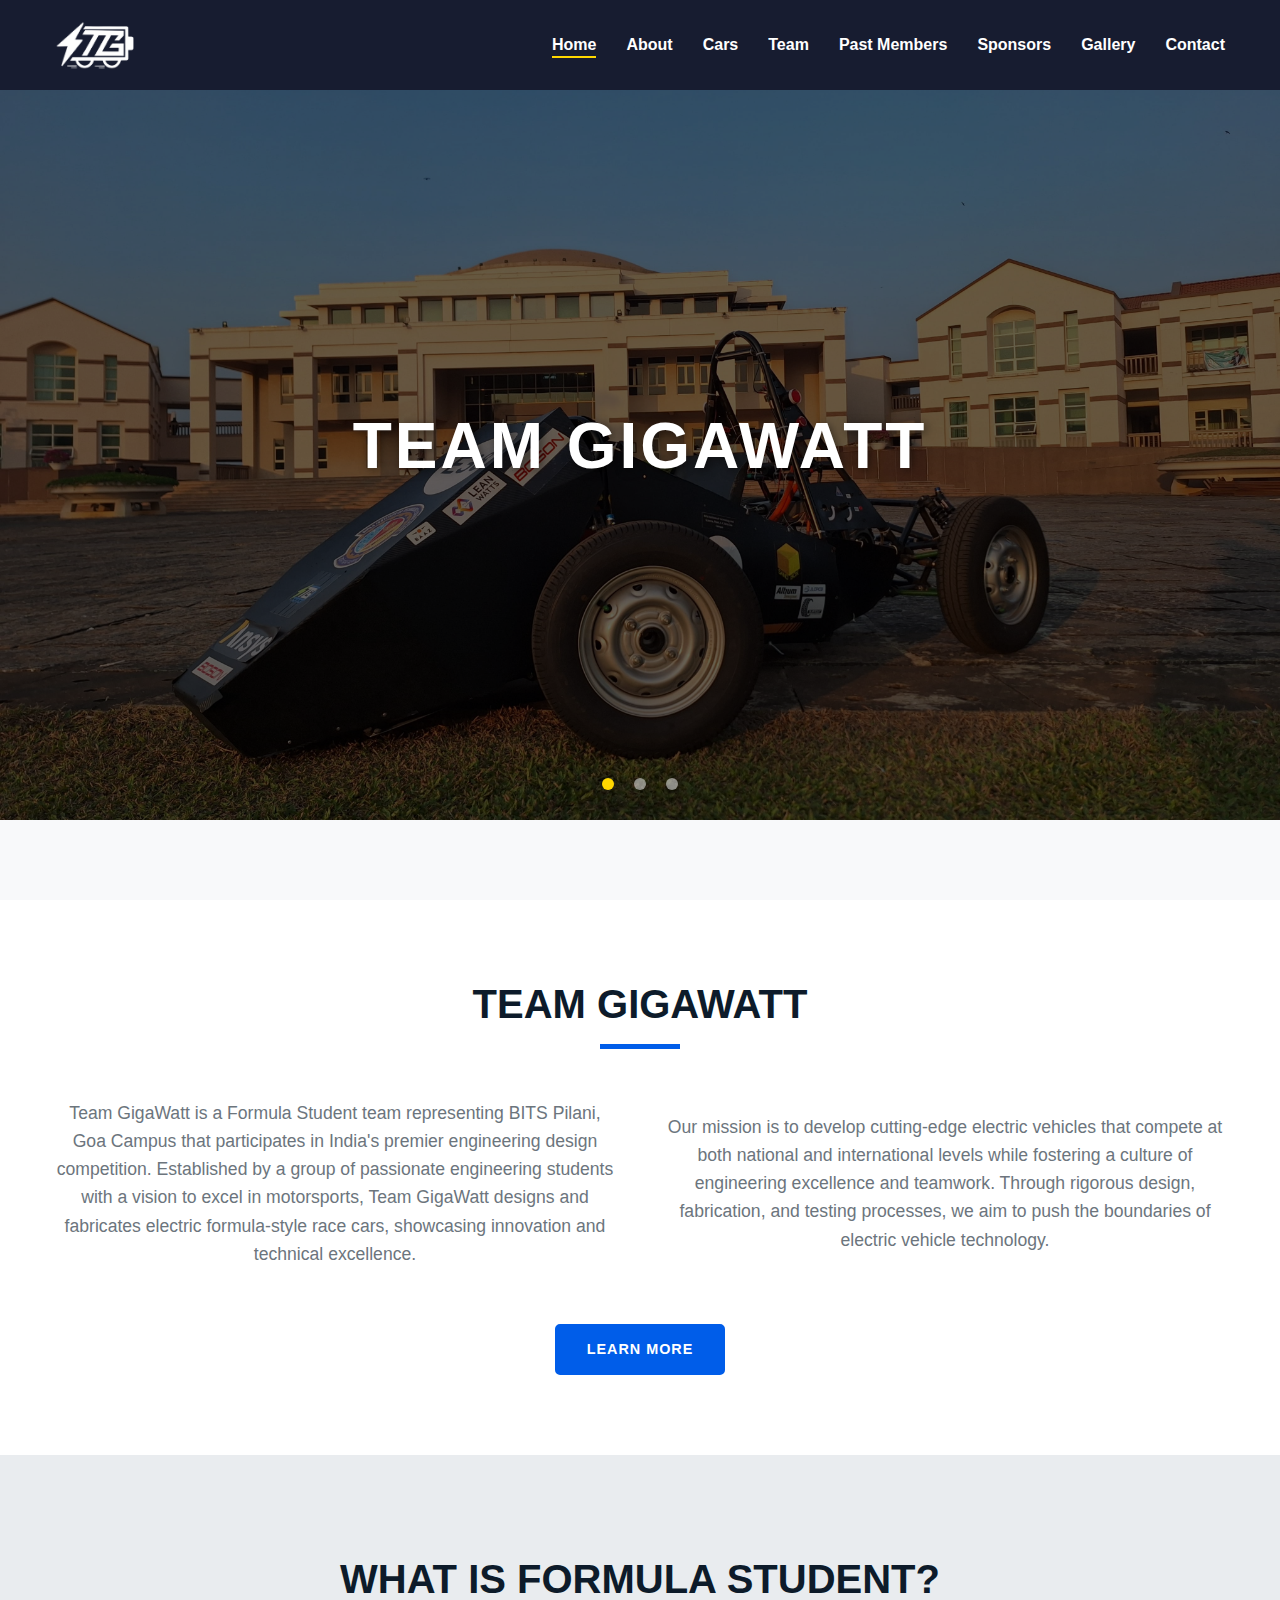
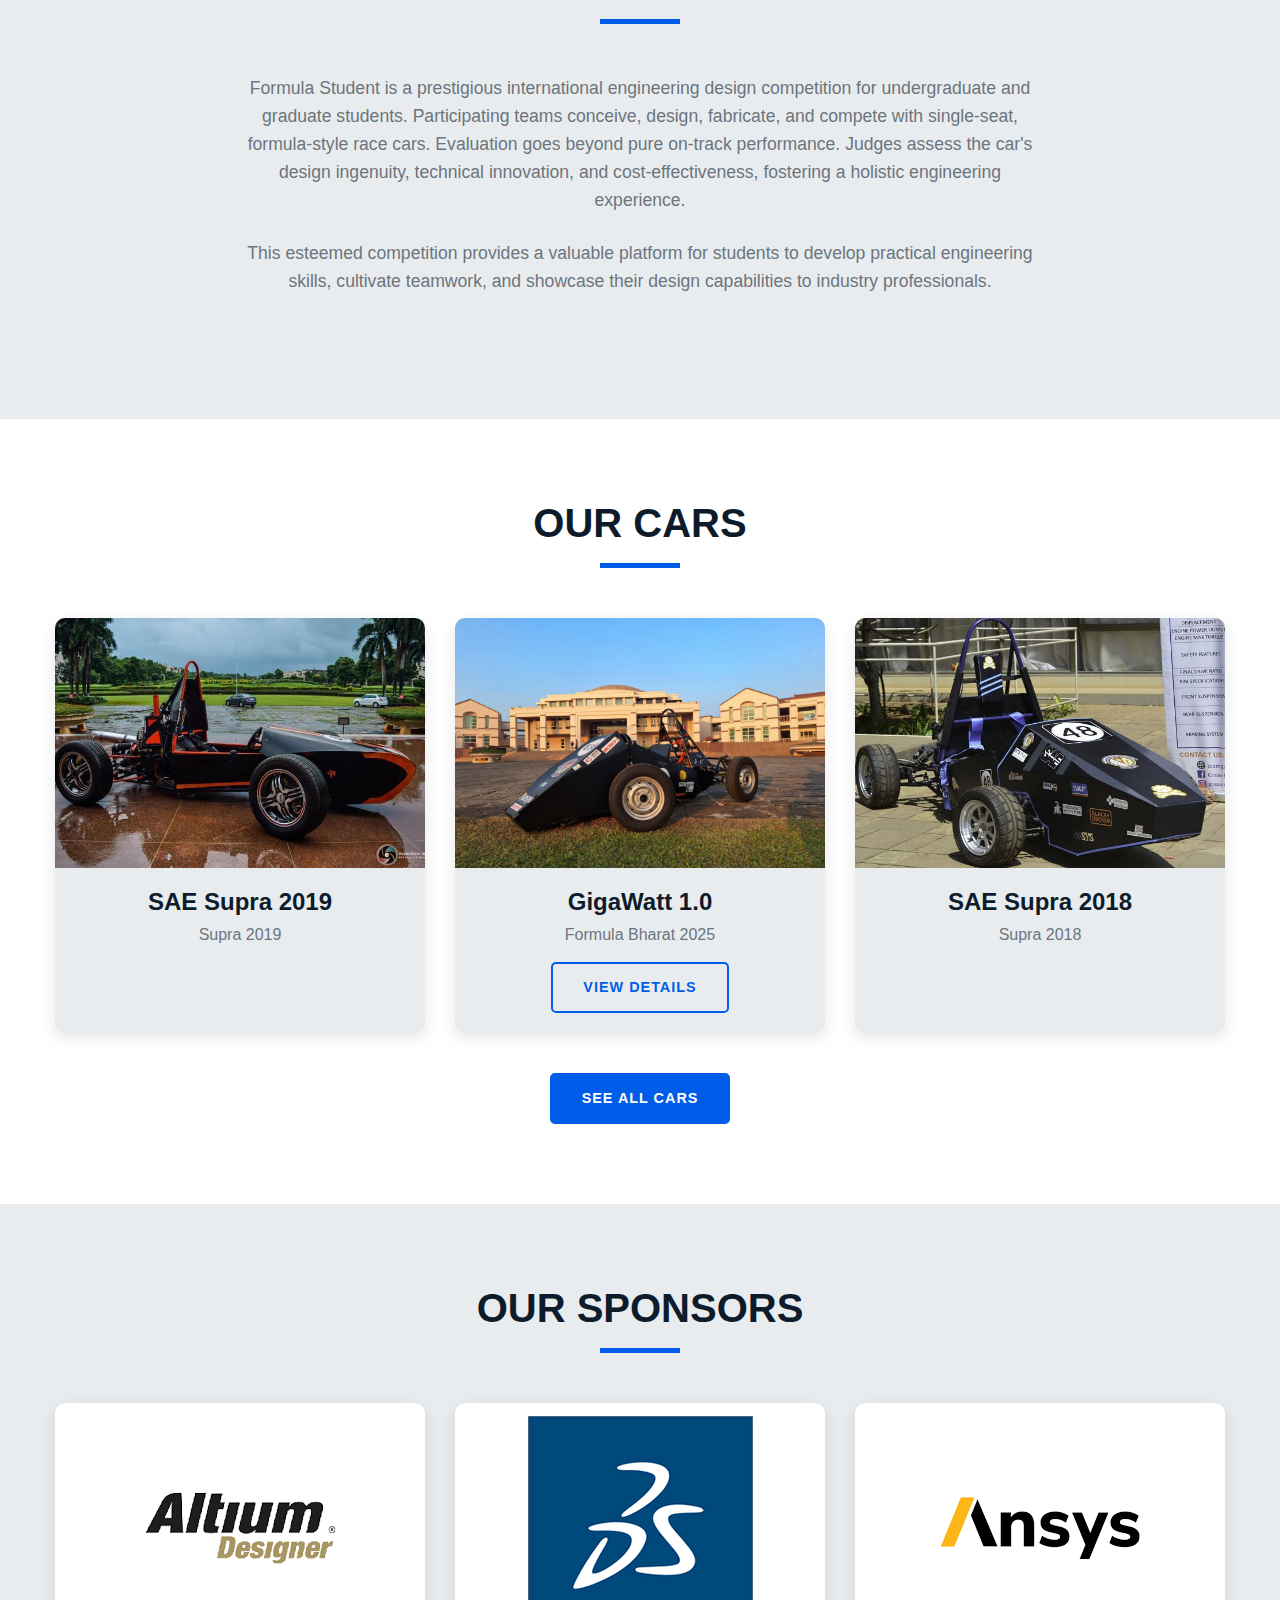
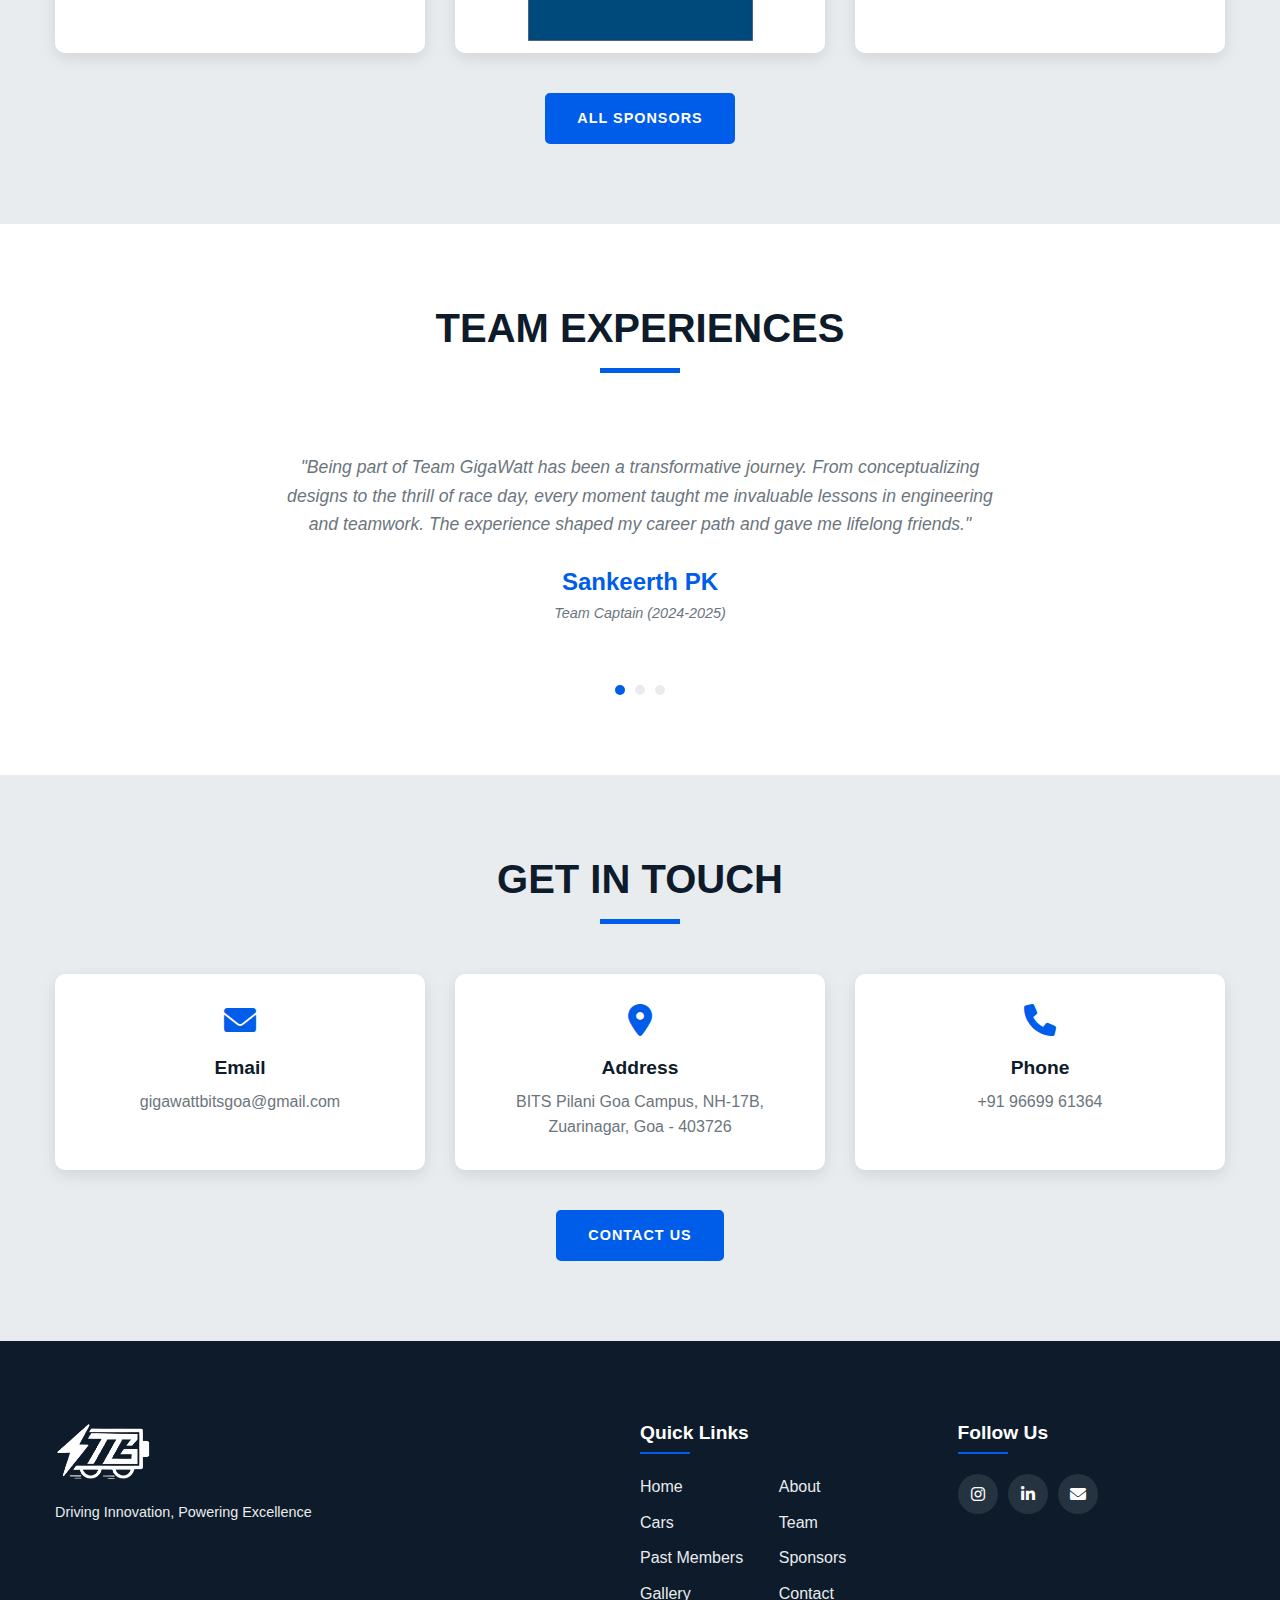
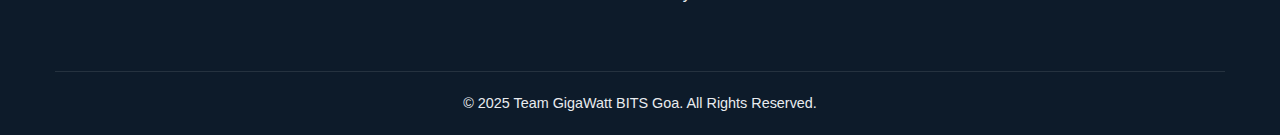
<file: index.html>
<!DOCTYPE html>
<html lang="en">
<head>
    <meta charset="UTF-8">
    <meta name="viewport" content="width=device-width, initial-scale=1.0">
    <title>Team GigaWatt - BITS Goa | Formula Student Racing Team</title>
    <meta name="description" content="Team GigaWatt is BITS Pilani Goa Campus's Formula Student racing team dedicated to designing and building innovative race cars.">
    <link rel="icon" type="image/png" sizes="192x192"  href="assets/favicon/android-icon-192x192.png">
    <link rel="icon" type="image/png" sizes="32x32" href="assets/favicon/favicon-32x32.png">
    <link rel="icon" type="image/png" sizes="96x96" href="assets/favicon/favicon-96x96.png">
    <link rel="icon" type="image/png" sizes="16x16" href="assets/favicon/favicon-16x16.png">
    <link rel="manifest" href="assets/favicon/manifest.json">
    <meta name="msapplication-TileColor" content="#ffffff">
    <meta name="msapplication-TileImage" content="assets/favicon/ms-icon-144x144.png">
    <meta name="theme-color" content="#ffffff">
    <link rel="stylesheet" href="css/styles.css">
    <link rel="stylesheet" href="css/responsive.css">
    <link rel="stylesheet" href="https://cdnjs.cloudflare.com/ajax/libs/font-awesome/6.0.0/css/all.min.css">



</head>
<body>
    <!-- Preloader -->
    <!-- <div id="preloader">
        <div class="loader">
            <span>0%</span>
            <div class="progress-bar"></div>
        </div>
    </div> -->

    <!-- Header -->
    <header>
        <div class="container">
            <div class="logo">
                <a href="index.html">
                    <img src="assets/logo/gigawatt-logo.png" alt="Team GigaWatt Logo">
                </a>
            </div>
            <nav>
                <ul class="nav-links">
                    <li><a href="index.html" class="active">Home</a></li>
                    <li><a href="about.html">About</a></li>
                    <li><a href="cars.html">Cars</a></li>
                    <li><a href="team.html">Team</a></li>
                    <li><a href="alumni.html">Past Members</a></li>
                    <li><a href="sponsors.html">Sponsors</a></li>
                    <li><a href="gallery.html">Gallery</a></li>
                    <li><a href="contact.html">Contact</a></li>
                </ul>
            </nav>
            <div class="hamburger">
                <div class="line1"></div>
                <div class="line2"></div>
                <div class="line3"></div>
            </div>
        </div>
    </header>

    <!-- Hero Section -->
    <section class="hero">
        <div class="slider">
            <div class="slide active">
                <img src="assets/cars/car2023.jpg" alt="GigaWatt 2023 Car">
                <div class="content">
                    <h1>TEAM GIGAWATT</h1>
                    
                </div>
            </div>
            <div class="slide">
                <img src="assets/cars/car2022.jpg" alt="GigaWatt 2022 Car">
                <div class="content">
                    <h1>FORMULA</h1>
                    
                </div>
            </div>
            <div class="slide">
                <img src="assets/cars/car2021.jpg" alt="GigaWatt 2021 Car">
                <div class="content">
                    <h1>ELECTRIC</h1>
                    
                </div>
            </div>
            <div class="navigation">
                <div class="btn active"></div>
                <div class="btn"></div>
                <div class="btn"></div>
            </div>
        </div>
    </section>

    <!-- About Section -->
    <section class="about">
        <div class="container">
            <div class="section-heading">
                <h2>TEAM GIGAWATT</h2>
                <div class="underline"></div>
            </div>
            <div class="about-content">
                <p>Team GigaWatt is a Formula Student team representing BITS Pilani, Goa Campus that participates in India's premier engineering design competition. Established by a group of passionate engineering students with a vision to excel in motorsports, Team GigaWatt designs and fabricates electric formula-style race cars, showcasing innovation and technical excellence.</p>
                <p>Our mission is to develop cutting-edge electric vehicles that compete at both national and international levels while fostering a culture of engineering excellence and teamwork. Through rigorous design, fabrication, and testing processes, we aim to push the boundaries of electric vehicle technology.</p>
                
        </div>
        <div class="center-btn">
            <a href="#" class="btn-primary">LEARN MORE</a>
          </div>
    </div>
    </section>

    <!-- Formula Student Section -->
    <section class="formula-student">
        <div class="container">
            <div class="section-heading">
                <h2>WHAT IS FORMULA STUDENT?</h2>
                <div class="underline"></div>
            </div>
            <div class="fs-content">
                <p>Formula Student is a prestigious international engineering design competition for undergraduate and graduate students. Participating teams conceive, design, fabricate, and compete with single-seat, formula-style race cars. Evaluation goes beyond pure on-track performance. Judges assess the car's design ingenuity, technical innovation, and cost-effectiveness, fostering a holistic engineering experience.</p>
                <p>This esteemed competition provides a valuable platform for students to develop practical engineering skills, cultivate teamwork, and showcase their design capabilities to industry professionals.</p>
            </div>
        </div>
    </section>

    <!-- Cars Section -->
    <section class="cars">
        <div class="container">
            <div class="section-heading">
                <h2>OUR CARS</h2>
                <div class="underline"></div>
            </div>
            <div class="car-grid">
                <div class="car-card">
                    <div class="car-img">
                        <img src="assets/cars/car2022.jpg" alt="GigaWatt 2022">
                    </div>
                    <div class="car-info">
                        <h3>SAE Supra 2019</h3>
                        <p>Supra 2019</p>
                    </div>
                </div>
                <div class="car-card">
                    <div class="car-img">
                        <img src="assets/cars/car2023.jpg" alt="GigaWatt 2023">
                    </div>
                    <div class="car-info">
                        <h3>GigaWatt 1.0</h3>
                        <p>Formula Bharat 2025</p>
                        <a href="cars.html#gw3" class="btn-secondary">View Details</a>
                    </div>
                </div>
                <div class="car-card">
                    <div class="car-img">
                        <img src="assets/cars/car2021.jpg" alt="GigaWatt 2021">
                    </div>
                    <div class="car-info">
                        <h3>SAE Supra 2018</h3>
                        <p>Supra 2018</p>
                    </div>
                </div>
            </div>
            <div class="center-btn">
                <a href="cars.html" class="btn-primary">See All Cars</a>
            </div>
        </div>
    </section>

    <!-- Sponsors Section -->
    <section class="sponsorsa">
        <div class="container">
            <div class="section-heading">
                <h2>OUR SPONSORS</h2>
                <div class="underline"></div>
            </div>
            <div class="sponsors-grida">
                <div class="sponsor-logoa">
                    <img src="assets/sponsors/sponsor1.png" alt="Sponsor 1">
                </div>
                <div class="sponsor-logoa">
                    <img src="assets/sponsors/sponsor2.png" alt="Sponsor 2">
                </div>
                <div class="sponsor-logoa">
                    <img src="assets/sponsors/sponsor3.png" alt="Sponsor 3">
                </div>
            </div>
            <div class="center-btn">
                <a href="sponsors.html" class="btn-primary">All Sponsors</a>
            </div>
        </div>
    </section>

    <!-- Testimonials Section -->
    <section class="testimonials">
        <div class="container">
            <div class="section-heading">
                <h2>TEAM EXPERIENCES</h2>
                <div class="underline"></div>
            </div>
            <div class="testimonial-slider">
                <div class="testimonial active">
                    <p>"Being part of Team GigaWatt has been a transformative journey. From conceptualizing designs to the thrill of race day, every moment taught me invaluable lessons in engineering and teamwork. The experience shaped my career path and gave me lifelong friends."</p>
                    <div class="testimonial-author">
                        <h4>Sankeerth PK</h4>
                        <p>Team Captain (2024-2025)</p>
                    </div>
                </div>
                <div class="testimonial">
                    <p>"Team GigaWatt gave me practical exposure that no classroom could provide. I led the Electronics team for two years, developing the battery management system and motor controllers. This hands-on experience was instrumental in landing my dream job in the EV industry."</p>
                    <div class="testimonial-author">
                        <h4>Hritik Joglekar</h4>
                        <p>Team Vice Captain (2024-2025)</p>
                    </div>
                </div>
                <div class="testimonial">
                    <p>"From failures to victories, Team GigaWatt taught me resilience. The countless hours spent in the workshop perfecting our chassis design weren't just about building a car-they were about building character and problem-solving abilities that I carry with me every day."</p>
                    <div class="testimonial-author">
                        <h4>Shardul Tomar</h4>
                        <p>Team Manager (2024-2025)</p>
                    </div>
                </div>
                <div class="testimonial-dots">
                    <span class="dot active"></span>
                    <span class="dot"></span>
                    <span class="dot"></span>
                </div>
            </div>
        </div>
    </section>

    <!-- Contact Section -->
    <section class="contact-brief">
        <div class="container">
            <div class="section-heading">
                <h2>GET IN TOUCH</h2>
                <div class="underline"></div>
            </div>
            <div class="contact-info">
                <div class="contact-item">
                    <i class="fas fa-envelope"></i>
                    <h3>Email</h3>
                    <p>gigawattbitsgoa@gmail.com</p>
                </div>
                <div class="contact-item">
                    <i class="fas fa-map-marker-alt"></i>
                    <h3>Address</h3>
                    <p>BITS Pilani Goa Campus, NH-17B, Zuarinagar, Goa - 403726</p>
                </div>
                <div class="contact-item">
                    <i class="fas fa-phone"></i>
                    <h3>Phone</h3>
                    <p>+91 96699 61364</p>
                </div>
            </div>
            <div class="center-btn">
                <a href="contact.html" class="btn-primary">Contact Us</a>
            </div>
        </div>
    </section>

    <!-- Footer -->
    <footer>
        <div class="container">
            <div class="footer-content">
                <div class="footer-logo">
                    <img src="assets/logo/gigawatt-logo.png" alt="Team GigaWatt Logo">
                    <p>Driving Innovation, Powering Excellence</p>
                </div>
                <div class="footer-links">
                    <h3>Quick Links</h3>
                    <div class="qlinks-grid">
                        <a href="index.html">Home</a>
                        <a href="about.html">About</a>
                        <a href="cars.html">Cars</a>
                        <a href="team.html">Team</a>
                        <a href="alumni.html">Past Members</a>
                        <a href="sponsors.html">Sponsors</a>
                        <a href="gallery.html">Gallery</a>
                        <a href="contact.html">Contact</a>
                    </div>
                </div>
                <div class="footer-links">
                    <h3>Follow Us</h3>
                    <div class="social-icons">
                        <a href="https://instagram.com/teamgigawatt" target="_blank" aria-label="Instagram">
                        <i class="fab fa-instagram"></i>
                        </a>
                        <a href="https://www.linkedin.com/company/team-gigawatt/" target="_blank" rel="noopener"><i class="fab fa-linkedin-in"></i></a>
                        <a href="mailto:gigawattbitsgoa@gmail.com"><i class="fas fa-envelope"></i></a>
                    </div>
                </div>
            </div>
            <div class="footer-bottom">
                <p>&copy; 2025 Team GigaWatt BITS Goa. All Rights Reserved.</p>
            </div>
        </div>
    </footer>

    <script src="js/main.js"></script>
</body>
</html>
</file>
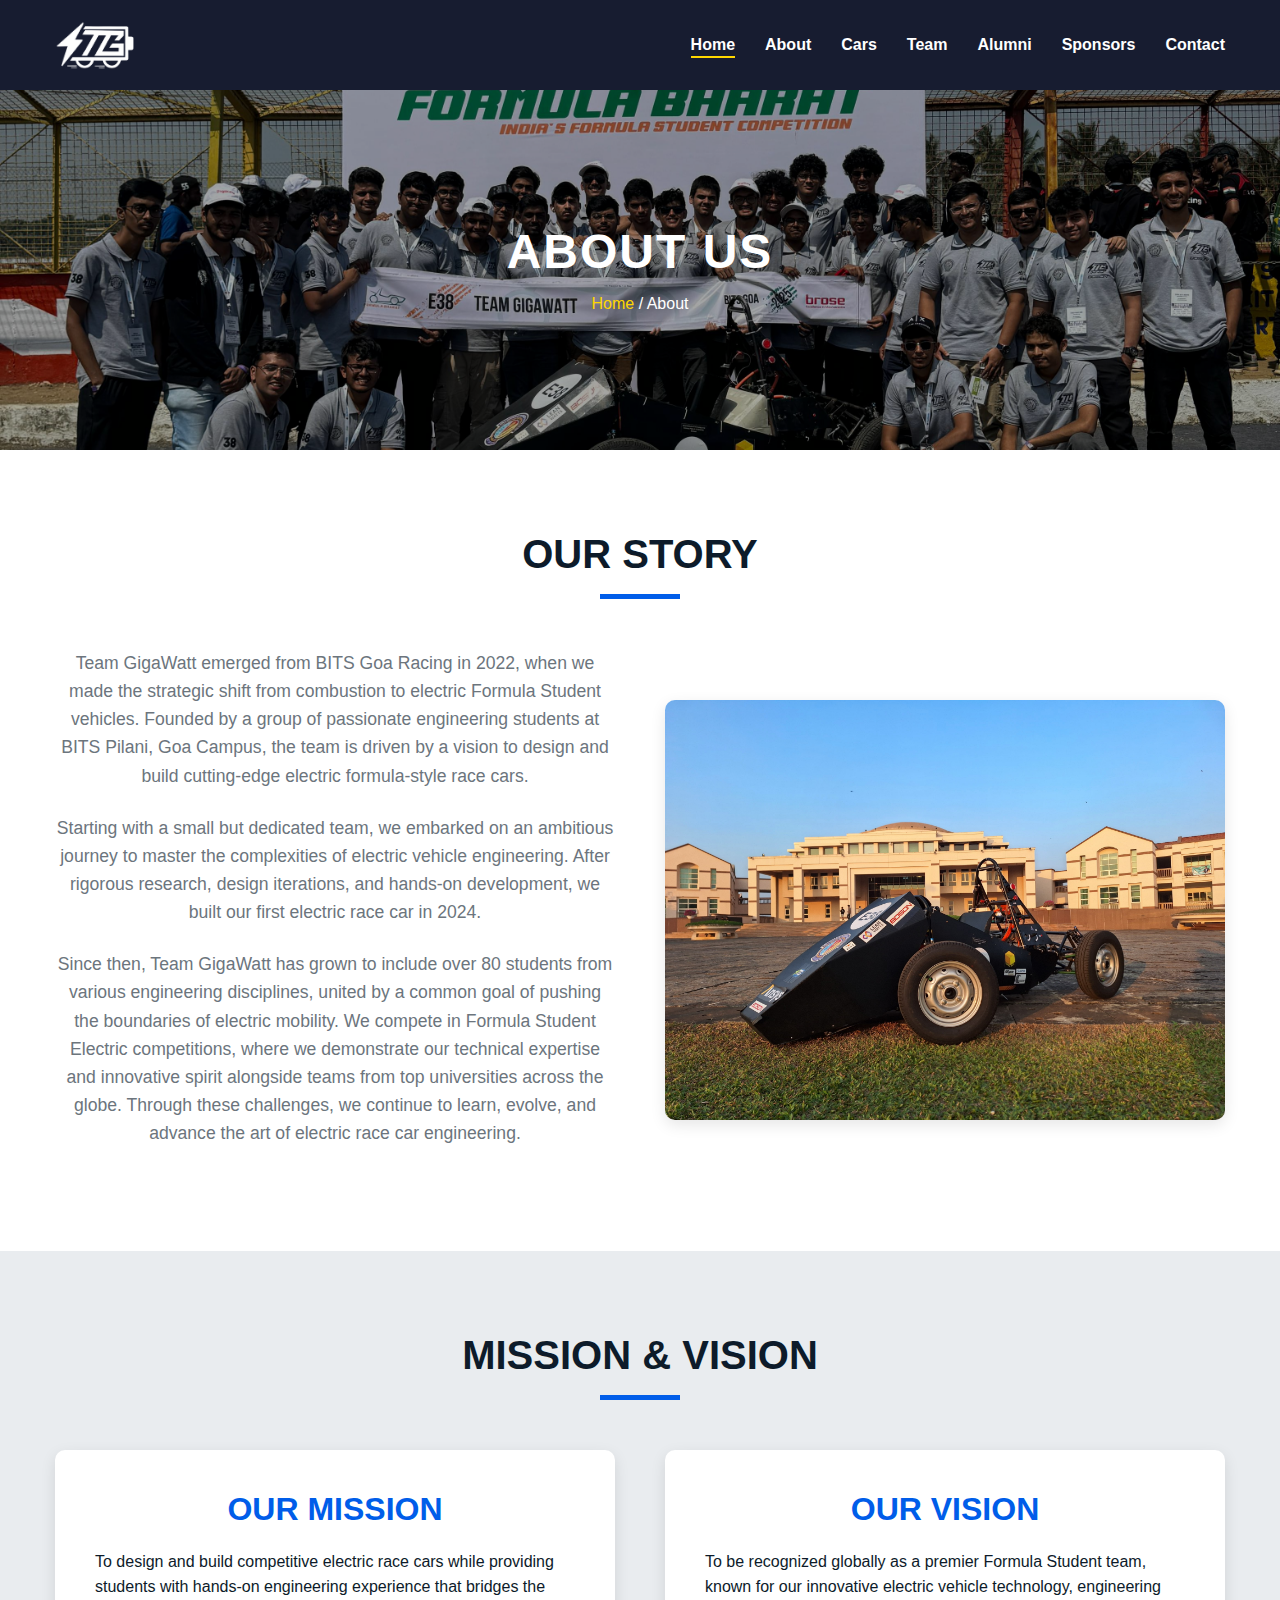
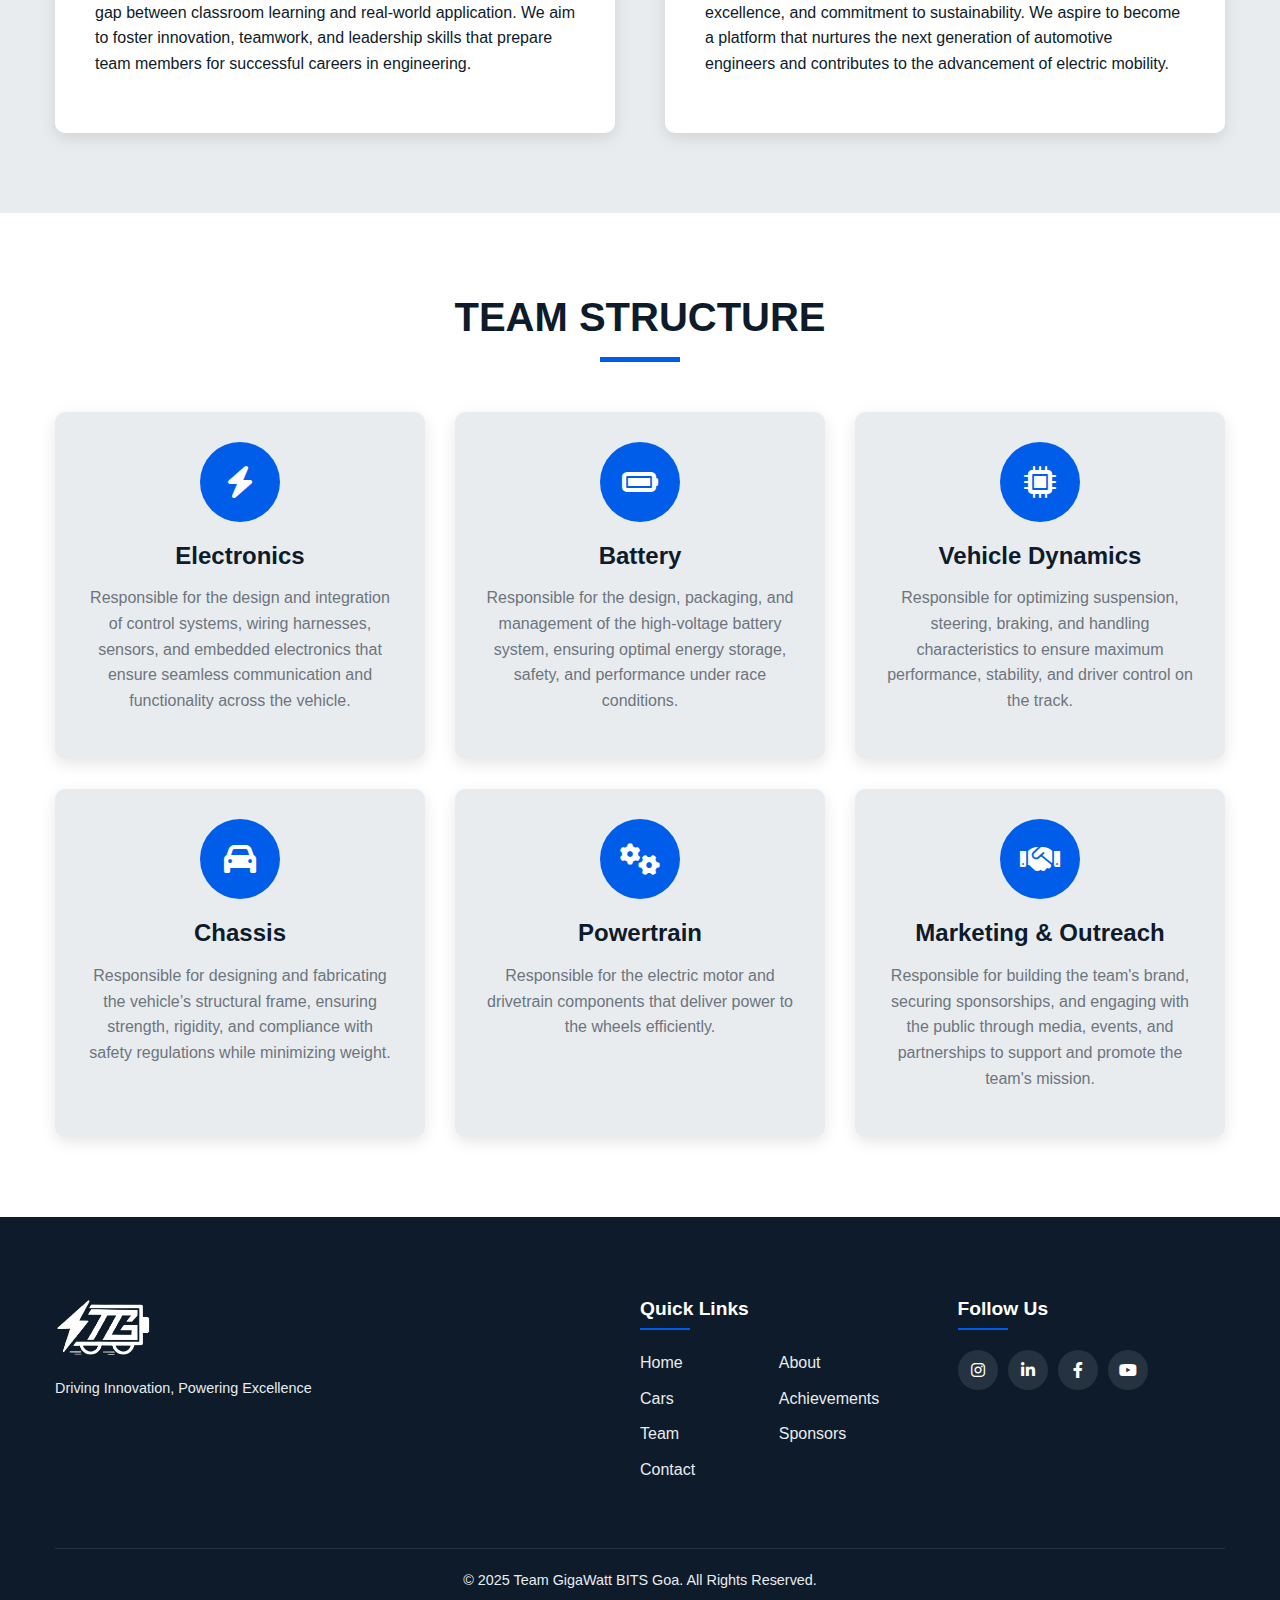
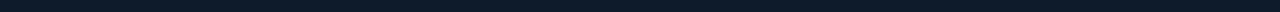
<file: about.html>
<!DOCTYPE html>
<html lang="en">
<head>
    <meta charset="UTF-8">
    <meta name="viewport" content="width=device-width, initial-scale=1.0">
    <title>About Us | Team GigaWatt - BITS Goa</title>
    <meta name="description" content="Learn about Team GigaWatt, BITS Pilani Goa Campus's Formula Student racing team, our history, mission, and values.">
    <link rel="shortcut icon" href="assets/logo/gigawatt-favicon.ico" type="image/x-icon">
    <link rel="stylesheet" href="https://cdnjs.cloudflare.com/ajax/libs/font-awesome/6.0.0/css/all.min.css">
    <link rel="stylesheet" href="css/styles.css">
    <link rel="stylesheet" href="css/responsive.css">
</head>
<body>
    

    <!-- Header (Same as index.html) -->
    <header>
        <div class="container">
            <div class="logo">
                <a href="index.html">
                    <img src="assets/logo/gigawatt-logo.png" alt="Team GigaWatt Logo">
                </a>
            </div>
            <nav>
                <ul class="nav-links">
                    <li><a href="index.html" class="active">Home</a></li>
                    <li><a href="about.html">About</a></li>
                    <li><a href="cars.html">Cars</a></li>
                    <li><a href="team.html">Team</a></li>
                    <li><a href="alumni.html">Alumni</a></li>
                    <li><a href="sponsors.html">Sponsors</a></li>
                    <li><a href="contact.html">Contact</a></li>
                </ul>
            </nav>
            <div class="hamburger">
                <div class="line1"></div>
                <div class="line2"></div>
                <div class="line3"></div>
            </div>
        </div>
    </header>
    

    <!-- Page Banner -->
    <section class="page-banner">
        <div class="banner-overlay"></div>
        <div class="banner-content">
            <h1>ABOUT US</h1>
            <div class="breadcrumbs">
                <a href="index.html">Home</a> / <span>About</span>
            </div>
        </div>
    </section>

    <!-- About Section -->
    <section class="about-page">
        <div class="container">
            <div class="section-heading">
                <h2>OUR STORY</h2>
                <div class="underline"></div>
            </div>
            <div class="about-content">
                <div class="about-text">
                    <p>Team GigaWatt emerged from BITS Goa Racing in 2022, when we made the strategic shift from combustion to electric Formula Student vehicles. Founded by a group of passionate engineering students at BITS Pilani, Goa Campus, the team is driven by a vision to design and build cutting-edge electric formula-style race cars.</p>
                    <p>Starting with a small but dedicated team, we embarked on an ambitious journey to master the complexities of electric vehicle engineering. After rigorous research, design iterations, and hands-on development, we built our first electric race car in 2024.</p>
                    <p>Since then, Team GigaWatt has grown to include over 80 students from various engineering disciplines, united by a common goal of pushing the boundaries of electric mobility. We compete in Formula Student Electric competitions, where we demonstrate our technical expertise and innovative spirit alongside teams from top universities across the globe. Through these challenges, we continue to learn, evolve, and advance the art of electric race car engineering.</p>
                </div>
                <div class="about-image">
                    <img src="assets/images/about-bg.jpg" alt="Team GigaWatt Story">
                </div>
            </div>
        </div>
    </section>

    <!-- Mission and Vision -->
    <section class="mission-vision">
        <div class="container">
            <div class="section-heading">
                <h2>MISSION & VISION</h2>
                <div class="underline"></div>
            </div>
            <div class="mission-vision-content">
                <div class="mission">
                    <h3>OUR MISSION</h3>
                    <p>To design and build competitive electric race cars while providing students with hands-on engineering experience that bridges the gap between classroom learning and real-world application. We aim to foster innovation, teamwork, and leadership skills that prepare team members for successful careers in engineering.</p>
                </div>
                <div class="vision">
                    <h3>OUR VISION</h3>
                    <p>To be recognized globally as a premier Formula Student team, known for our innovative electric vehicle technology, engineering excellence, and commitment to sustainability. We aspire to become a platform that nurtures the next generation of automotive engineers and contributes to the advancement of electric mobility.</p>
                </div>
            </div>
        </div>
    </section>

    <!-- Team Structure -->
    <section class="team-structure">
        <div class="container">
            <div class="section-heading">
                <h2>TEAM STRUCTURE</h2>
                <div class="underline"></div>
            </div>
            <div class="structure-content">
                <div class="subsystem">
                    <div class="subsystem-icon">
                        <i class="fas fa-bolt"></i>
                    </div>
                    <h3>Electronics</h3>
                    <p>Responsible for the design and integration of control systems, wiring harnesses, sensors, and embedded electronics that ensure seamless communication and functionality across the vehicle.</p>
                </div>
                <div class="subsystem">
                    <div class="subsystem-icon">
                        <i class="fas fa-battery-full"></i>
                    </div>
                    <h3>Battery</h3>
                    <p>Responsible for the design, packaging, and management of the high-voltage battery system, ensuring optimal energy storage, safety, and performance under race conditions.</p>
                </div>
                <div class="subsystem">
                    <div class="subsystem-icon">
                        <i class="fas fa-microchip"></i>
                    </div>
                    <h3>Vehicle Dynamics</h3>
                    <p>Responsible for optimizing suspension, steering, braking, and handling characteristics to ensure maximum performance, stability, and driver control on the track.</p>
                </div>
                <div class="subsystem">
                    <div class="subsystem-icon">
                        <i class="fas fa-car"></i>
                    </div>
                    <h3>Chassis</h3>
                    <p>Responsible for designing and fabricating the vehicle’s structural frame, ensuring strength, rigidity, and compliance with safety regulations while minimizing weight.</p>
                </div>
                <div class="subsystem">
                    <div class="subsystem-icon">
                        <i class="fas fa-cogs"></i>
                    </div>
                    <h3>Powertrain</h3>
                    <p>Responsible for the electric motor and drivetrain components that deliver power to the wheels efficiently.</p>
                </div>
                <div class="subsystem">
                    <div class="subsystem-icon">
                        <i class="fas fa-handshake"></i>
                    </div>
                    <h3>Marketing & Outreach</h3>
                    <p>Responsible for building the team's brand, securing sponsorships, and engaging with the public through media, events, and partnerships to support and promote the team's mission.</p>
                </div>
            </div>
        </div>
    </section>

    <!-- Footer (Same as index.html) -->
    <!-- Footer -->
    <footer>
        <div class="container">
            <div class="footer-content">
                <div class="footer-logo">
                    <img src="assets/logo/gigawatt-logo.png" alt="Team GigaWatt Logo">
                    <p>Driving Innovation, Powering Excellence</p>
                </div>
                <div class="footer-links">
                    <h3>Quick Links</h3>
                    <div class="qlinks-grid">
                        <a href="index.html">Home</a>
                        <a href="about.html">About</a>
                        <a href="cars.html">Cars</a>
                        <a href="achievements.html">Achievements</a>
                        <a href="team.html">Team</a>
                        <a href="sponsors.html">Sponsors</a>
                        <a href="contact.html">Contact</a>
                    </div>

                    <!-- <ul>
                        <li><a href="index.html">Home</a></li>
                        <li><a href="about.html">About</a></li>
                        <li><a href="cars.html">Cars</a></li>
                        <li><a href="achievements.html">Achievements</a></li>
                        <li><a href="team.html">Team</a></li>
                        <li><a href="sponsors.html">Sponsors</a></li>
                        <li><a href="contact.html">Contact</a></li>
                    </ul> -->
                </div>
                <div class="footer-social">
                    <h3>Follow Us</h3>
                    <div class="social-icons">
                        <a href="#"><i class="fab fa-instagram"></i></a>
                        <a href="#"><i class="fab fa-linkedin-in"></i></a>
                        <a href="#"><i class="fab fa-facebook-f"></i></a>
                        <a href="#"><i class="fab fa-youtube"></i></a>
                    </div>
                </div>
            </div>
            <div class="footer-bottom">
                <p>&copy; 2025 Team GigaWatt BITS Goa. All Rights Reserved.</p>
            </div>
        </div>
    </footer>

    <script src="js/main.js"></script>
</body>
</html>
</file>
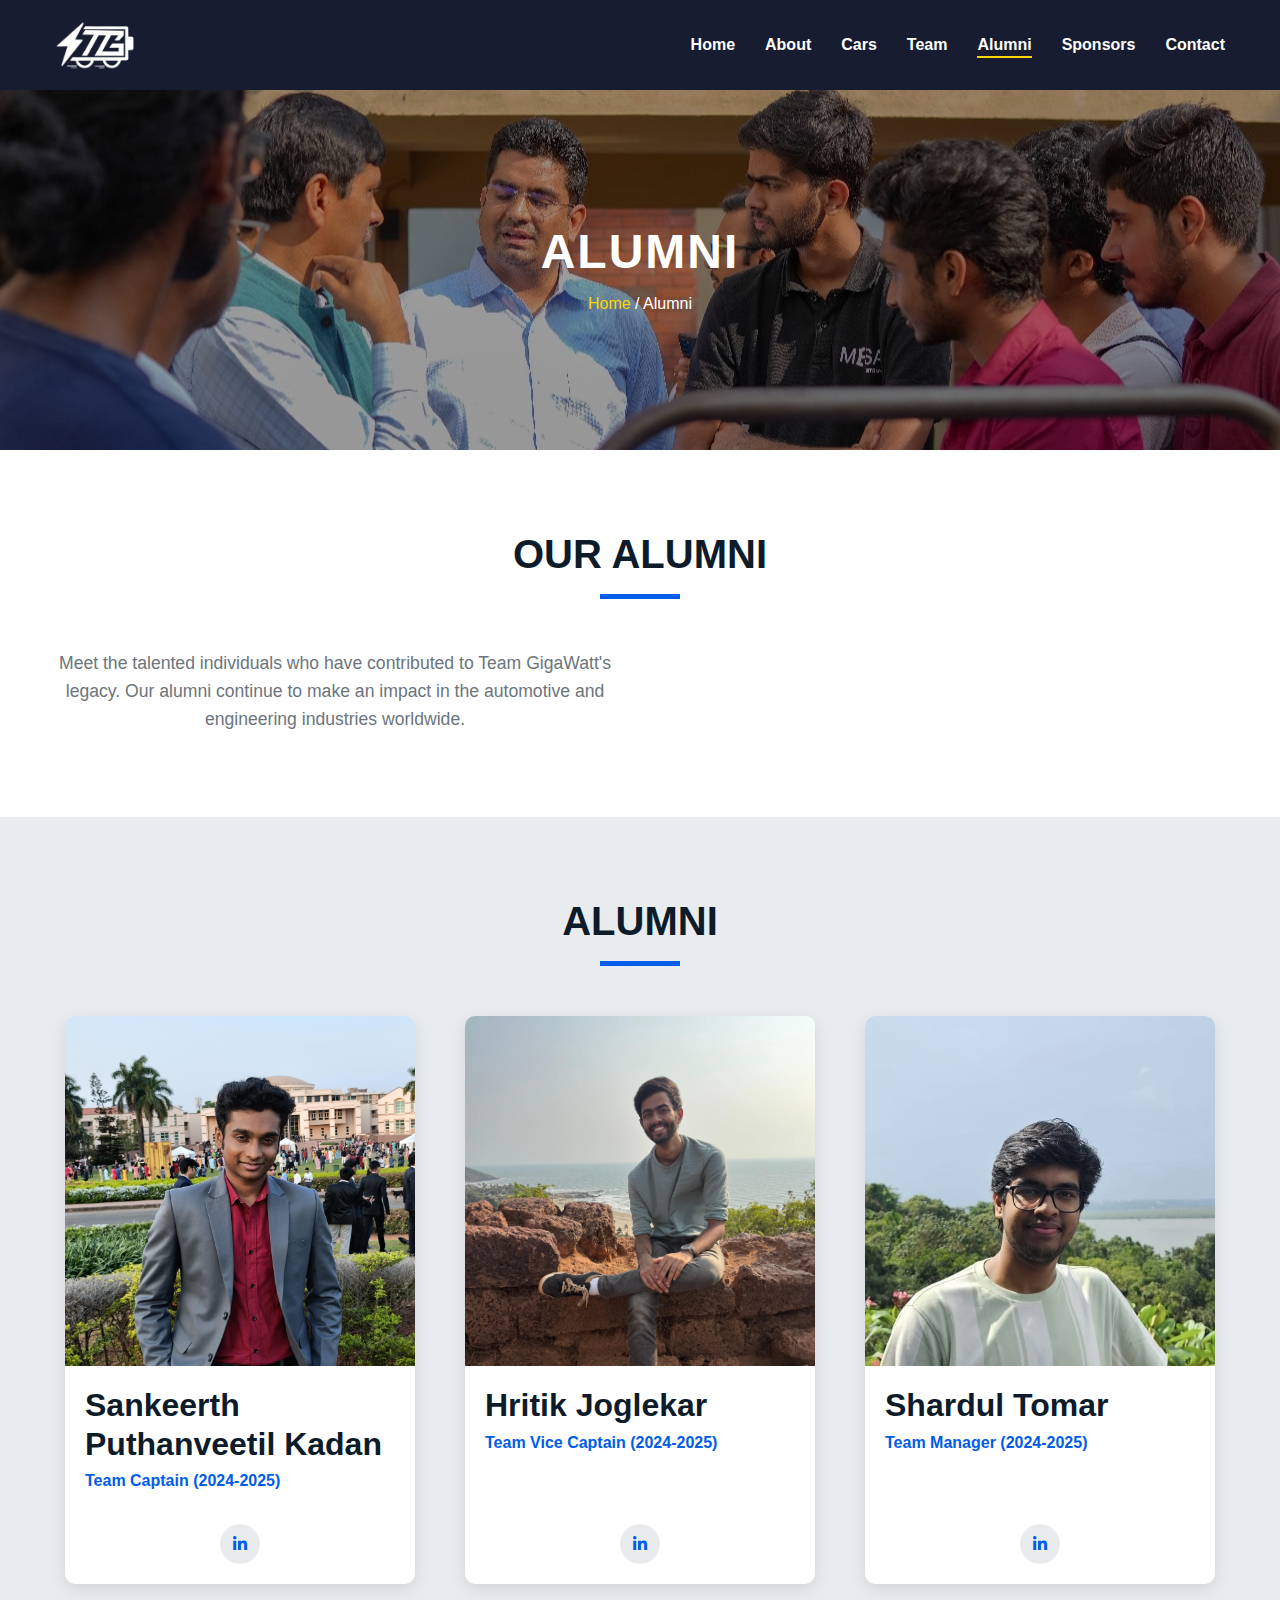
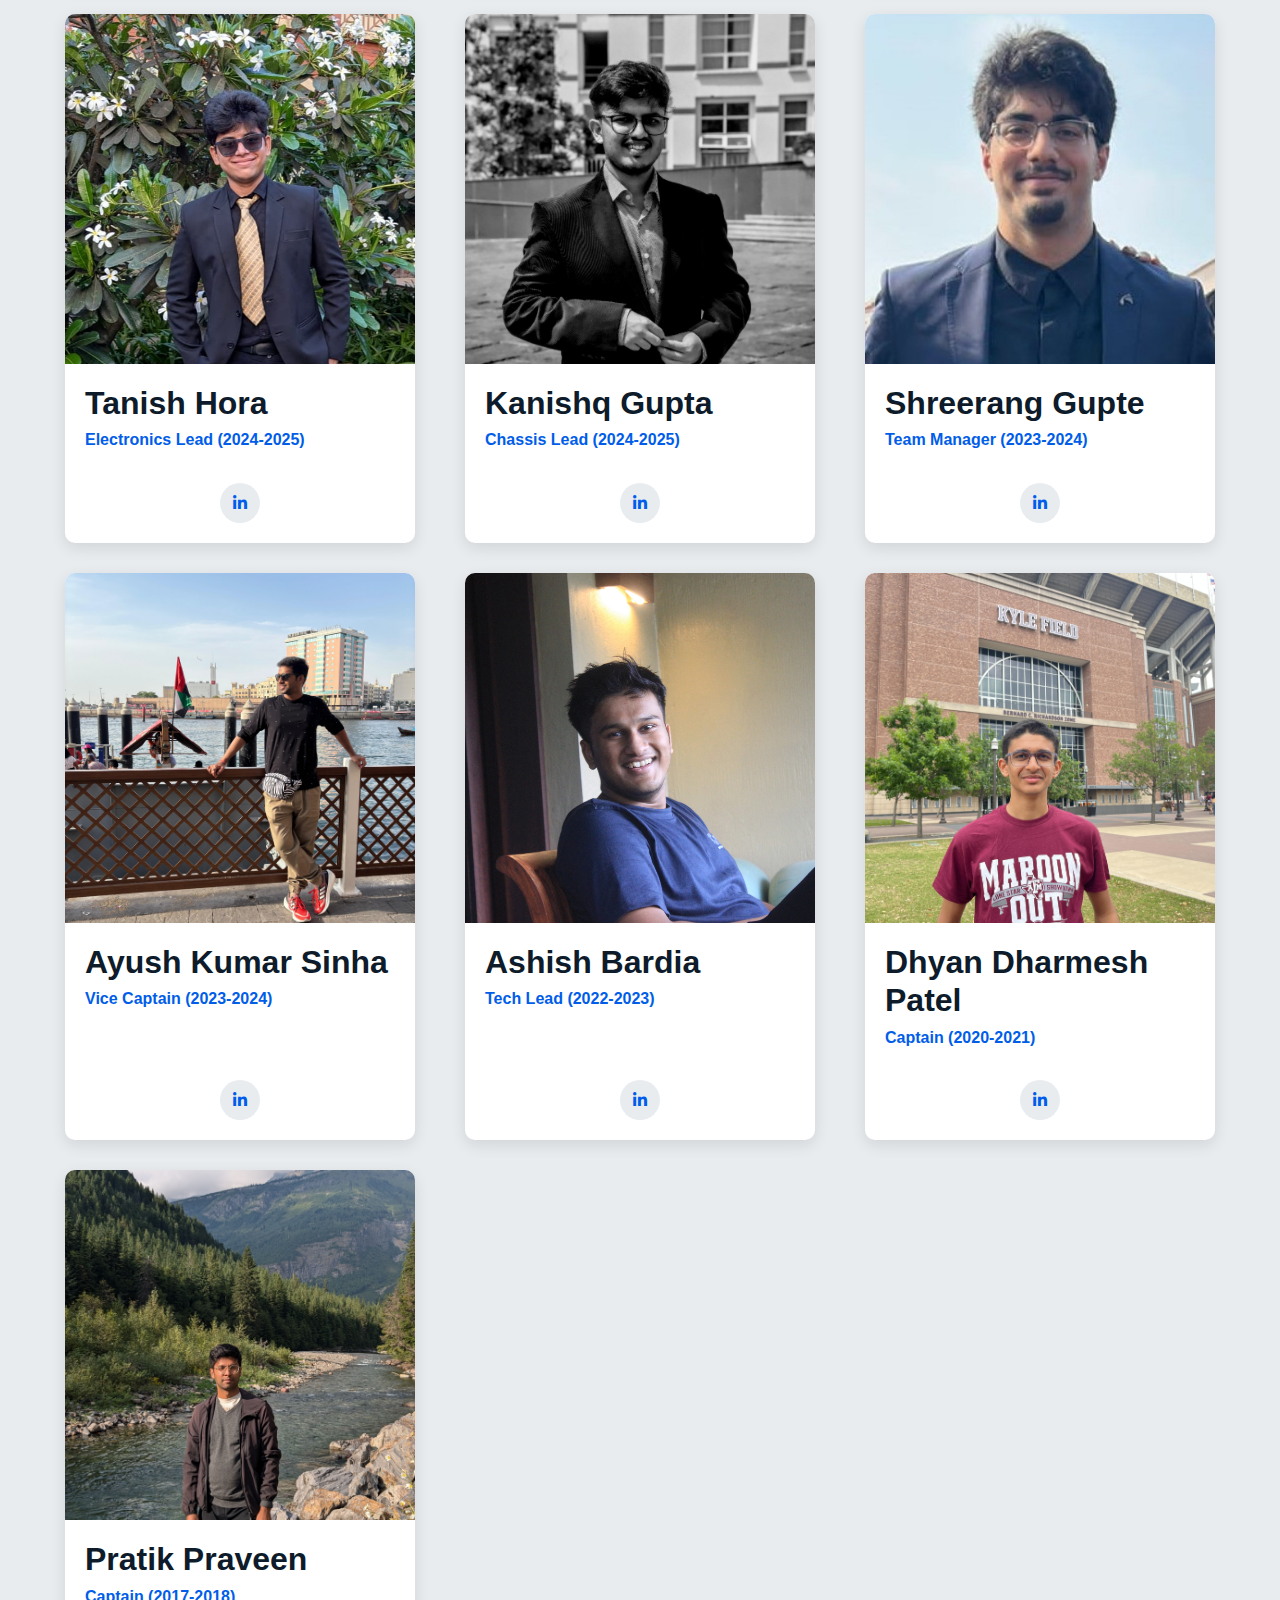
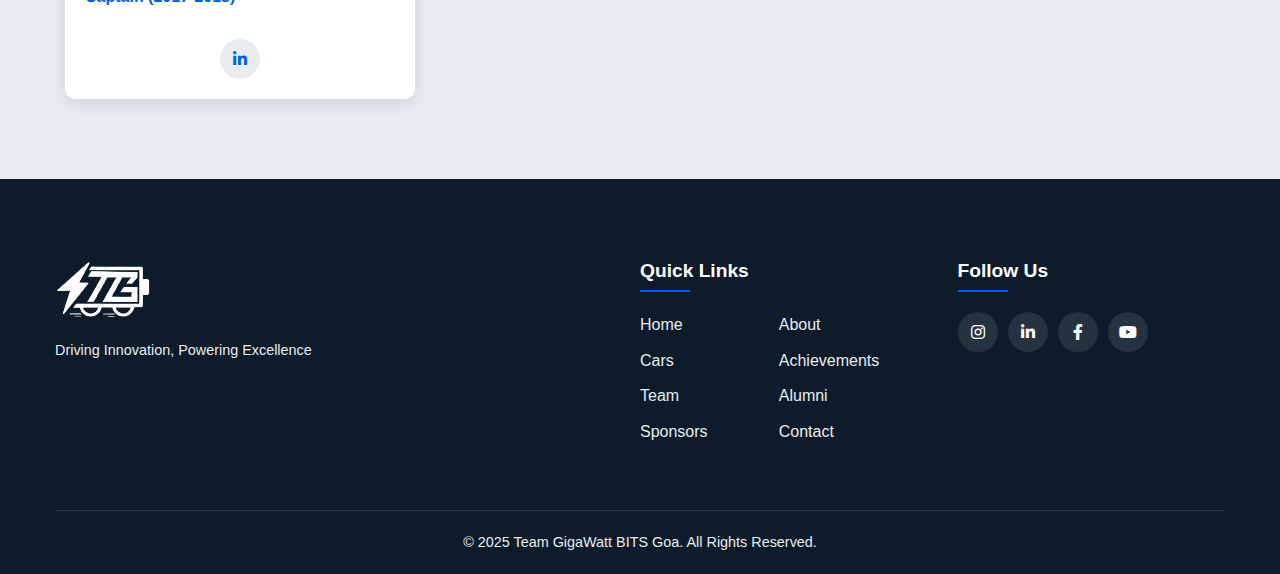
<file: alumni.html>
<!DOCTYPE html>
<html lang="en">
<head>
    <meta charset="UTF-8">
    <meta name="viewport" content="width=device-width, initial-scale=1.0">
    <title>Alumni | Team GigaWatt - BITS Goa</title>
    <meta name="description" content="Meet the alumni of Team GigaWatt, BITS Pilani Goa Campus's Formula Student racing team.">
    <link rel="shortcut icon" href="assets/logo/gigawatt-favicon.ico" type="image/x-icon">
    <link rel="stylesheet" href="https://cdnjs.cloudflare.com/ajax/libs/font-awesome/6.0.0/css/all.min.css">
    <link rel="stylesheet" href="css/styles.css">
    <link rel="stylesheet" href="css/responsive.css">
</head>
<body>
    <!-- Header -->
    <header>
        <div class="container">
            <div class="logo">
                <a href="index.html">
                    <img src="assets/logo/gigawatt-logo.png" alt="Team GigaWatt Logo">
                </a>
            </div>
            <nav>
                <ul class="nav-links">
                    <li><a href="index.html">Home</a></li>
                    <li><a href="about.html">About</a></li>
                    <li><a href="cars.html">Cars</a></li>
                    <li><a href="team.html">Team</a></li>
                    <li><a href="alumni.html" class="active">Alumni</a></li>
                    <li><a href="sponsors.html">Sponsors</a></li>
                    <li><a href="contact.html">Contact</a></li>
                </ul>
            </nav>
            <div class="hamburger">
                <div class="line1"></div>
                <div class="line2"></div>
                <div class="line3"></div>
            </div>
        </div>
    </header>

    <!-- Page Banner -->
    <section class="page-banner" style="background-image: url('assets/images/picture3.jpg');">
        <div class="banner-overlay"></div>
        <div class="banner-content">
            <h1>ALUMNI</h1>
            <div class="breadcrumbs">
                <a href="index.html">Home</a> / <span>Alumni</span>
            </div>
        </div>
    </section>

    <!-- Brief Introduction -->
    <section class="team-overview">
        <div class="container">
            <div class="section-heading">
                <h2>OUR ALUMNI</h2>
                <div class="underline"></div>
            </div>
            <div class="about-content">
                <p>Meet the talented individuals who have contributed to Team GigaWatt's legacy. Our alumni continue to make an impact in the automotive and engineering industries worldwide.</p>
            </div>
        </div>
    </section>

    <!-- 2024 Alumni -->
    <section class="team-leadership">
        <div class="container">
            <div class="section-heading">
                <h2>Alumni</h2>
                <div class="underline"></div>
            </div>
            
            <div class="leadership-grid">
                <div class="leader-card">
                    <div class="leader-image">
                        <img src="assets/alumni/2024-1.jpg" alt="Sankeerth Puthanveetil Kadan">
                    </div>
                    <div class="leader-info">
                        <h3>Sankeerth Puthanveetil Kadan</h3>
                        <p class="leader-title">Team Captain (2024-2025)</p>
                        <div class="leader-social">
                            <a href="https://www.linkedin.com/in/sankeerth-pk-71a07225a/"><i class="fab fa-linkedin-in"></i></a>
                        </div>
                    </div>
                </div>
                
                <div class="leader-card">
                    <div class="leader-image">
                        <img src="assets/alumni/2024-2.jpg" alt="Hritik Joglekar">
                    </div>
                    <div class="leader-info">
                        <h3>Hritik Joglekar</h3>
                        <p class="leader-title">Team Vice Captain (2024-2025)</p>
                        <div class="leader-social">
                            <a href="https://www.linkedin.com/in/hritik-joglekar-988b5b300?utm_source=share&utm_campaign=share_via&utm_content=profile&utm_medium=android_app"><i class="fab fa-linkedin-in"></i></a>
                        </div>
                    </div>
                </div>
                
                <div class="leader-card">
                    <div class="leader-image">
                        <img src="assets/alumni/2024-3.jpeg" alt="Shardul Tomar">
                    </div>
                    <div class="leader-info">
                        <h3>Shardul Tomar</h3>
                        <p class="leader-title">Team Manager (2024-2025)</p>
                        <div class="leader-social">
                            <a href="https://www.linkedin.com/in/shardul-tomar-523340256?utm_source=share&utm_campaign=share_via&utm_content=profile&utm_medium=ios_app"><i class="fab fa-linkedin-in"></i></a>
                        </div>
                    </div>
                </div>
                <div class="leader-card">
                    <div class="leader-image">
                        <img src="assets/alumni/2024-4.jpg" alt="Tanish Hora">
                    </div>
                    <div class="leader-info">
                        <h3>Tanish Hora</h3>
                        <p class="leader-title">Electronics Lead (2024-2025)</p>
                        <div class="leader-social">
                            <a href="#"><i class="fab fa-linkedin-in"></i></a>
                        </div>
                    </div>
                </div>
                <div class="leader-card">
                    <div class="leader-image">
                        <img src="assets/alumni/2024-5.jpg" alt="Kanishq Gupta">
                    </div>
                    <div class="leader-info">
                        <h3>Kanishq Gupta</h3>
                        <p class="leader-title">Chassis Lead (2024-2025)</p>
                        <div class="leader-social">
                            <a href="https://www.linkedin.com/in/kanishq-gupta-25267728b?utm_source=share&utm_campaign=share_via&utm_content=profile&utm_medium=android_app"><i class="fab fa-linkedin-in"></i></a>
                        </div>
                    </div>
                </div>
                <div class="leader-card">
                    <div class="leader-image">
                        <img src="assets/alumni/2024-6.jpeg" alt="Shreerang Gupte">
                    </div>
                    <div class="leader-info">
                        <h3>Shreerang Gupte</h3>
                        <p class="leader-title">Team Manager (2023-2024)</p>
                        <div class="leader-social">
                            <a href="https://www.linkedin.com/in/shreeranggupte/"><i class="fab fa-linkedin-in"></i></a>
                        </div>
                    </div>
                </div>
                <div class="leader-card">
                    <div class="leader-image">
                        <img src="assets/alumni/2024-7.jpg" alt="Ayush Kumar Sinha">
                    </div>
                    <div class="leader-info">
                        <h3>Ayush Kumar Sinha</h3>
                        <p class="leader-title">Vice Captain (2023-2024)</p>
                        <div class="leader-social">
                            <a href="https://ae.linkedin.com/in/ayush-kr-sinha"><i class="fab fa-linkedin-in"></i></a>
                        </div>
                    </div>
                </div>
                <div class="leader-card">
                    <div class="leader-image">
                        <img src="assets/alumni/2024-8.jpeg" alt="Ashish Bardia">
                    </div>
                    <div class="leader-info">
                        <h3>Ashish Bardia</h3>
                        <p class="leader-title">Tech Lead (2022-2023)</p>
                        <div class="leader-social">
                            <a href="https://www.linkedin.com/in/thisisashishbardia"><i class="fab fa-linkedin-in"></i></a>
                        </div>
                    </div>
                </div>
                <div class="leader-card">
                    <div class="leader-image">
                        <img src="assets/alumni/2024-9.jpeg" alt="Dhyan Dharmesh Patel">
                    </div>
                    <div class="leader-info">
                        <h3>Dhyan Dharmesh Patel</h3>
                        <p class="leader-title">Captain (2020-2021)</p>
                        <div class="leader-social">
                            <a href="https://www.linkedin.com/in/ddp132?utm_source=share&utm_campaign=share_via&utm_content=profile&utm_medium=ios_app"><i class="fab fa-linkedin-in"></i></a>
                        </div>
                    </div>
                </div>
                <div class="leader-card">
                    <div class="leader-image">
                        <img src="assets/alumni/2024-10.jpg" alt="Pratik Praveen">
                    </div>
                    <div class="leader-info">
                        <h3>Pratik Praveen</h3>
                        <p class="leader-title">Captain (2017-2018)</p>
                        <div class="leader-social">
                            <a href="linkedIn.com/in/pratikpon"><i class="fab fa-linkedin-in"></i></a>
                        </div>
                    </div>
                </div>
            </div>
        </div>
    </section>
<!-- 
   
     
    <section class="team-subsystems">
        <div class="container">
            <div class="section-heading">
                <h2>CLASS OF 2023</h2>
                <div class="underline"></div>
            </div>
            
            <div class="subsystem-grid">
                <div class="subsystem-card">
                    <div class="subsystem-image">
                        <img src="assets/alumni/2023-1.jpg" alt="Ananya Gupta">
                    </div>
                    <div class="subsystem-info">
                        <h3>Ananya Gupta</h3>
                        <p class="subsystem-title">Battery Systems Lead</p>
                        <div class="leader-social">
                            <a href="#"><i class="fab fa-linkedin-in"></i></a>
                        </div>
                    </div>
                </div>
                
                <div class="subsystem-card">
                    <div class="subsystem-image">
                        <img src="assets/alumni/2023-2.jpg" alt="Rahul Verma">
                    </div>
                    <div class="subsystem-info">
                        <h3>Rahul Verma</h3>
                        <p class="subsystem-title">Chassis Lead</p>
                        <div class="leader-social">
                            <a href="#"><i class="fab fa-linkedin-in"></i></a>
                        </div>
                    </div>
                </div>
                
                <div class="subsystem-card">
                    <div class="subsystem-image">
                        <img src="assets/alumni/2023-3.jpg" alt="Priya Sharma">
                    </div>
                    <div class="subsystem-info">
                        <h3>Priya Sharma</h3>
                        <p class="subsystem-title">Marketing & Sponsorship Lead</p>
                        <div class="leader-social">
                            <a href="#"><i class="fab fa-linkedin-in"></i></a>
                        </div>
                    </div>
                </div>
                
                <div class="subsystem-card">
                    <div class="subsystem-image">
                        <img src="assets/alumni/2023-4.jpg" alt="Dev Patel">
                    </div>
                    <div class="subsystem-info">
                        <h3>Dev Patel</h3>
                        <p class="subsystem-title">Software Systems Engineer</p>
                        <div class="leader-social">
                            <a href="#"><i class="fab fa-linkedin-in"></i></a>
                        </div>
                    </div>
                </div>
                
                <div class="subsystem-card">
                    <div class="subsystem-image">
                        <img src="assets/alumni/2023-5.jpg" alt="Neha Singh">
                    </div>
                    <div class="subsystem-info">
                        <h3>Neha Singh</h3>
                        <p class="subsystem-title">Aerodynamics Engineer</p>
                        <div class="leader-social">
                            <a href="#"><i class="fab fa-linkedin-in"></i></a>
                        </div>
                    </div>
                </div>
                
                <div class="subsystem-card">
                    <div class="subsystem-image">
                        <img src="assets/alumni/2023-6.jpg" alt="Arjun Malhotra">
                    </div>
                    <div class="subsystem-info">
                        <h3>Arjun Malhotra</h3>
                        <p class="subsystem-title">Suspension Engineer</p>
                        <div class="leader-social">
                            <a href="#"><i class="fab fa-linkedin-in"></i></a>
                        </div>
                    </div>
                </div>
            </div>
        </div>
    </section>

    
    <section class="team-leadership">
        <div class="container">
            <div class="section-heading">
                <h2>CLASS OF 2022</h2>
                <div class="underline"></div>
            </div>
            
            <div class="leadership-grid">
                <div class="leader-card">
                    <div class="leader-image">
                        <img src="assets/alumni/2022-1.jpg" alt="Karan Kapoor">
                    </div>
                    <div class="leader-info">
                        <h3>Karan Kapoor</h3>
                        <p class="leader-title">Team Captain (2020-2022)</p>
                        <div class="leader-social">
                            <a href="#"><i class="fab fa-linkedin-in"></i></a>
                        </div>
                    </div>
                </div>
                
                <div class="leader-card">
                    <div class="leader-image">
                        <img src="assets/alumni/2022-2.jpg" alt="Siddharth Roy">
                    </div>
                    <div class="leader-info">
                        <h3>Siddharth Roy</h3>
                        <p class="leader-title">Technical Director (2020-2022)</p>
                        <div class="leader-social">
                            <a href="#"><i class="fab fa-linkedin-in"></i></a>
                        </div>
                    </div>
                </div>
                
                <div class="leader-card">
                    <div class="leader-image">
                        <img src="assets/alumni/2022-3.jpg" alt="Meera Iyer">
                    </div>
                    <div class="leader-info">
                        <h3>Meera Iyer</h3>
                        <p class="leader-title">Battery Systems Lead (2020-2022)</p>
                        <div class="leader-social">
                            <a href="#"><i class="fab fa-linkedin-in"></i></a>
                        </div>
                    </div>
                </div>
            </div>
        </div>
    </section>

    
    <section class="team-subsystems">
        <div class="container">
            <div class="section-heading">
                <h2>CLASS OF 2021</h2>
                <div class="underline"></div>
            </div>
            
            <div class="subsystem-grid">
                <div class="subsystem-card">
                    <div class="subsystem-image">
                        <img src="assets/alumni/2021-1.jpg" alt="Aarav Khanna">
                    </div>
                    <div class="subsystem-info">
                        <h3>Aarav Khanna</h3>
                        <p class="subsystem-title">Founding Member</p>
                        <div class="leader-social">
                            <a href="#"><i class="fab fa-linkedin-in"></i></a>
                        </div>
                    </div>
                </div>
                
                <div class="subsystem-card">
                    <div class="subsystem-image">
                        <img src="assets/alumni/2021-2.jpg" alt="Tanya Desai">
                    </div>
                    <div class="subsystem-info">
                        <h3>Tanya Desai</h3>
                        <p class="subsystem-title">Founding Member</p>
                        <div class="leader-social">
                            <a href="#"><i class="fab fa-linkedin-in"></i></a>
                        </div>
                    </div>
                </div>
                
                <div class="subsystem-card">
                    <div class="subsystem-image">
                        <img src="assets/alumni/2021-3.jpg" alt="Varun Mehta">
                    </div>
                    <div class="subsystem-info">
                        <h3>Varun Mehta</h3>
                        <p class="subsystem-title">Founding Member</p>
                        <div class="leader-social">
                            <a href="#"><i class="fab fa-linkedin-in"></i></a>
                        </div>
                    </div>
                </div>
            </div>
        </div>
    </section> -->

    <!-- Footer -->
    <footer>
        <div class="container">
            <div class="footer-content">
                <div class="footer-logo">
                    <img src="assets/logo/gigawatt-logo.png" alt="Team GigaWatt Logo">
                    <p>Driving Innovation, Powering Excellence</p>
                </div>
                <div class="footer-links">
                    <h3>Quick Links</h3>
                    <div class="qlinks-grid">
                        <a href="index.html">Home</a>
                        <a href="about.html">About</a>
                        <a href="cars.html">Cars</a>
                        <a href="achievements.html">Achievements</a>
                        <a href="team.html">Team</a>
                        <a href="alumni.html">Alumni</a>
                        <a href="sponsors.html">Sponsors</a>
                        <a href="contact.html">Contact</a>
                    </div>
                </div>
                <div class="footer-links">
                    <h3>Follow Us</h3>
                    <div class="social-icons">
                        <a href="https://instagram.com/teamgigawatt" target="_blank" rel="noopener"><i class="fab fa-instagram"></i></a>
                        <a href="https://www.linkedin.com/company/team-gigawatt/" target="_blank" rel="noopener"><i class="fab fa-linkedin-in"></i></a>
                        <a href="#"><i class="fab fa-facebook-f"></i></a>
                        <a href="#"><i class="fab fa-youtube"></i></a>
                    </div>
                </div>
            </div>
            <div class="footer-bottom">
                <p>&copy; 2025 Team GigaWatt BITS Goa. All Rights Reserved.</p>
            </div>
        </div>
    </footer>

    <script src="js/main.js"></script>
</body>
</html>
</file>
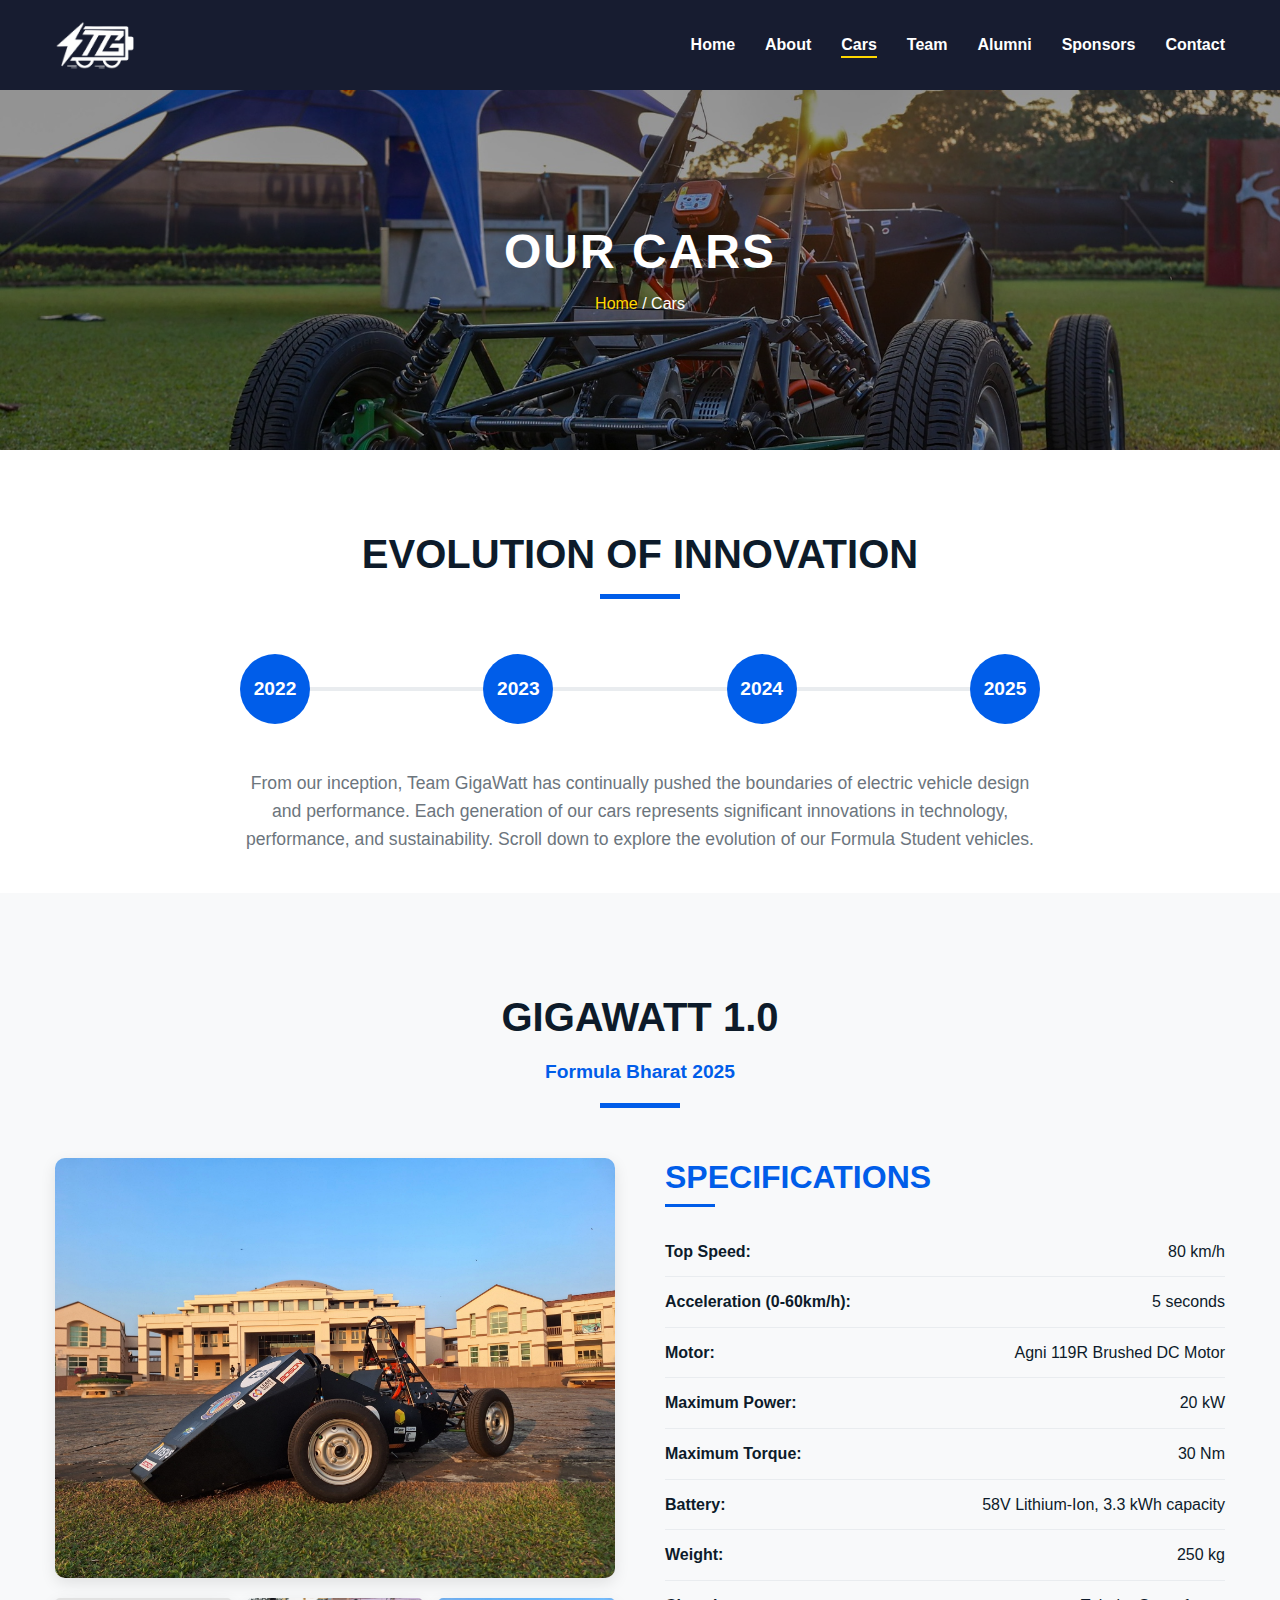
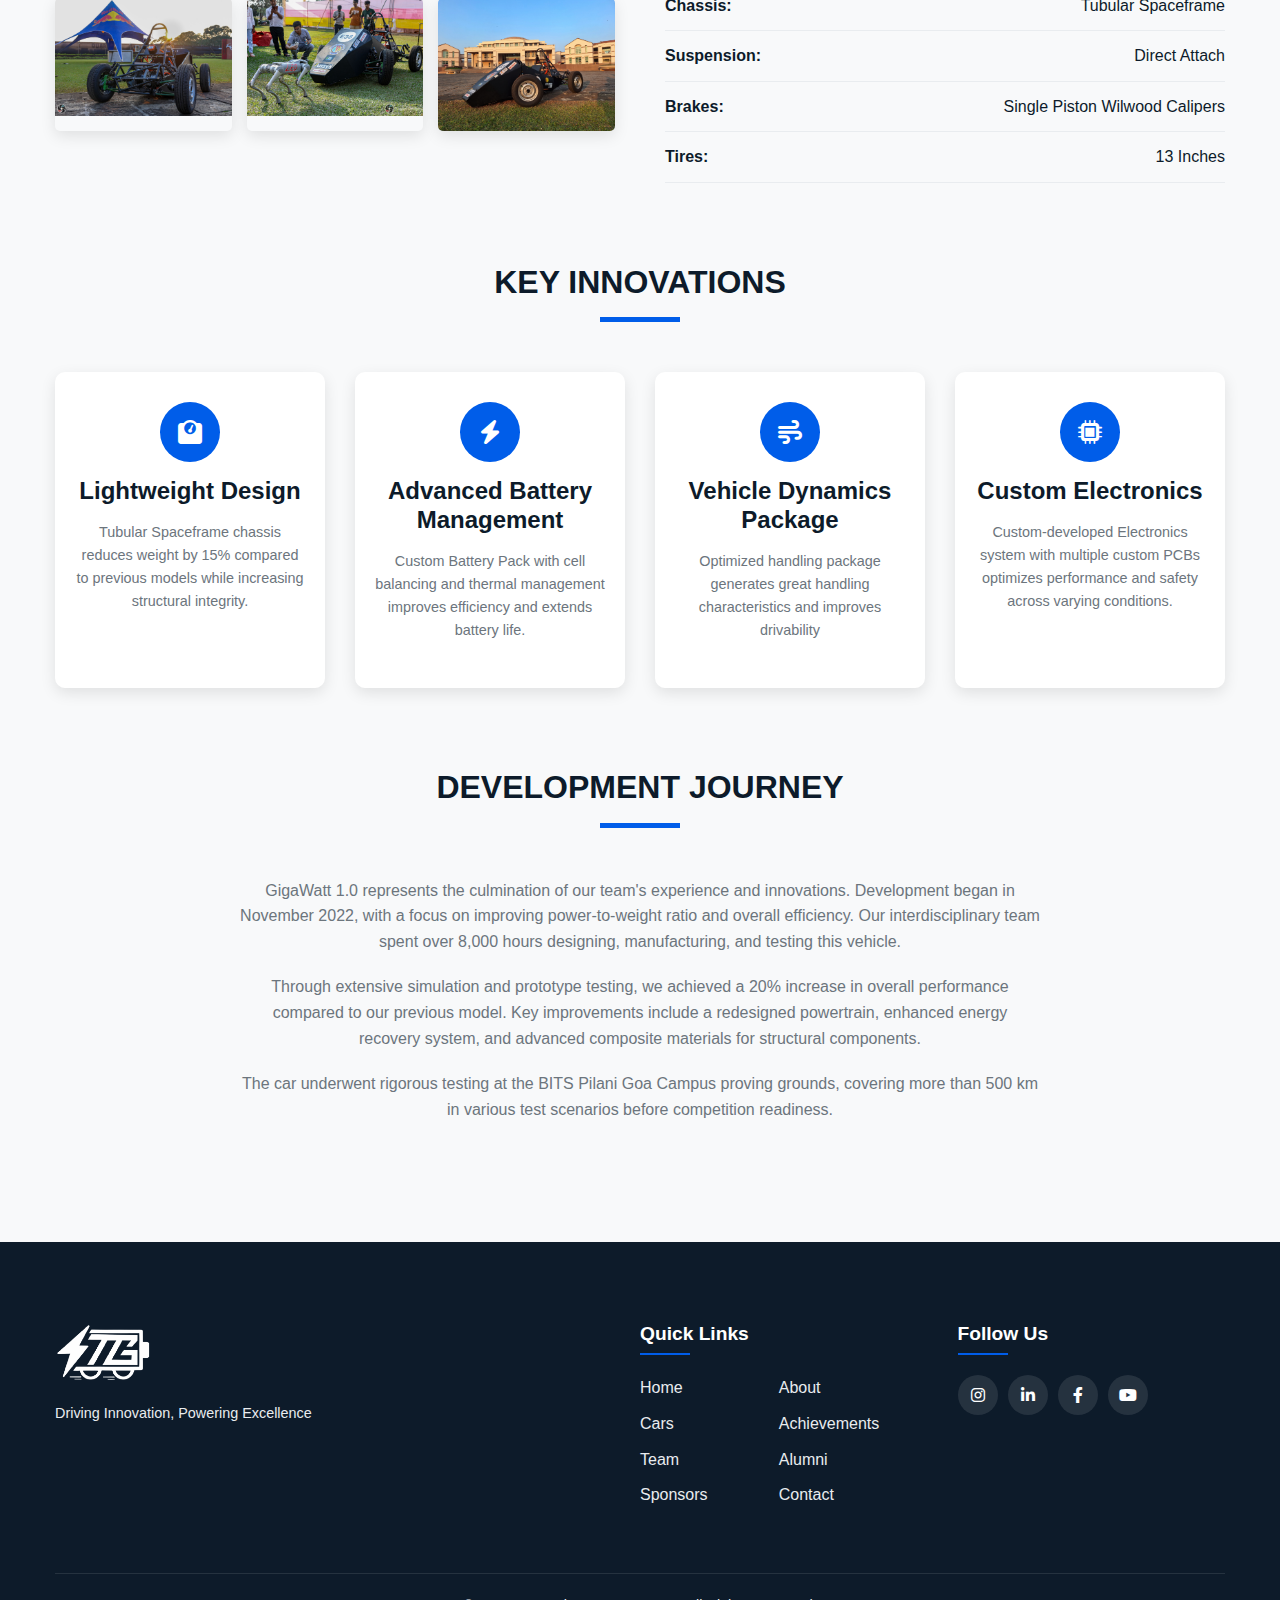
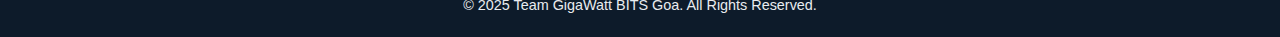
<file: cars.html>
<!DOCTYPE html>
<html lang="en">
<head>
    <meta charset="UTF-8">
    <meta name="viewport" content="width=device-width, initial-scale=1.0">
    <title>Our Cars | Team GigaWatt - BITS Goa</title>
    <meta name="description" content="Explore Team GigaWatt's electric formula-style race cars, featuring innovative designs and cutting-edge technology.">
    <link rel="shortcut icon" href="assets/logo/gigawatt-favicon.ico" type="image/x-icon">
    <link rel="stylesheet" href="https://cdnjs.cloudflare.com/ajax/libs/font-awesome/6.0.0/css/all.min.css">
    <link rel="stylesheet" href="css/styles.css">
    <link rel="stylesheet" href="css/responsive.css">
</head>
<body>
    <!-- Header -->
    <header>
        <div class="container">
            <div class="logo">
                <a href="index.html">
                    <img src="assets/logo/gigawatt-logo.png" alt="Team GigaWatt Logo">
                </a>
            </div>
            <nav>
                <ul class="nav-links">
                    <li><a href="index.html">Home</a></li>
                    <li><a href="about.html">About</a></li>
                    <li><a href="cars.html" class="active">Cars</a></li>
                    <li><a href="team.html">Team</a></li>
                    <li><a href="alumni.html">Alumni</a></li>
                    <li><a href="sponsors.html">Sponsors</a></li>
                    <li><a href="contact.html">Contact</a></li>
                </ul>
            </nav>
            <div class="hamburger">
                <div class="line1"></div>
                <div class="line2"></div>
                <div class="line3"></div>
            </div>
        </div>
    </header>

    <!-- Page Banner -->
    <section class="page-banner" style="background-image: url('assets/images/picture1.jpg');">
        <div class="banner-overlay"></div>
        <div class="banner-content">
            <h1>OUR CARS</h1>
            <div class="breadcrumbs">
                <a href="index.html">Home</a> / <span>Cars</span>
            </div>
        </div>
    </section>

    <!-- Cars Evolution Section -->
    <section class="cars-evolution">
        <div class="container">
            <div class="section-heading">
                <h2>EVOLUTION OF INNOVATION</h2>
                <div class="underline"></div>
            </div>
            <div class="evolution-timeline">
                <div class="timeline-line"></div>
                <div class="timeline-markers">
                    <div class="marker">2022</div>
                    <div class="marker">2023</div>
                    <div class="marker">2024</div>
                    <div class="marker">2025</div>
                </div>
            </div>
            <p class="evolution-description">From our inception, Team GigaWatt has continually pushed the boundaries of electric vehicle design and performance. Each generation of our cars represents significant innovations in technology, performance, and sustainability. Scroll down to explore the evolution of our Formula Student vehicles.</p>
        </div>
    </section>

    <!-- GigaWatt 3.0 -->
    <section id="gw1" class="car-detail">
        <div class="container">
            <div class="car-header">
                <h2>GIGAWATT 1.0</h2>
                <p class="car-subtitle">Formula Bharat 2025</p>
                <div class="underline"></div>
            </div>

            <div class="car-showcase">
                <div class="car-showcase-images">
                    <div class="main-image">
                        <img src="assets/cars/car2023.jpg" alt="GigaWatt 1.0">
                    </div>
                    <div class="thumbnail-images">
                        <div class="thumbnail">
                            <img src="assets/cars/car2023-1.jpg" alt="GigaWatt 1.0 Side View">
                        </div>
                        <div class="thumbnail">
                            <img src="assets/cars/car2023-2.jpg" alt="GigaWatt 1.0 Front View">
                        </div>
                        <div class="thumbnail">
                            <img src="assets/cars/car2023-3.jpg" alt="GigaWatt 1.0 Rear View">
                        </div>
                    </div>
                </div>
                <div class="car-specifications">
                    <h3>SPECIFICATIONS</h3>
                    <ul class="specs-list">
                        <li><span>Top Speed:</span> 80 km/h</li>
                        <li><span>Acceleration (0-60km/h):</span> 5 seconds</li>
                        <li><span>Motor:</span> Agni 119R Brushed DC Motor</li>
                        <li><span>Maximum Power:</span> 20 kW</li>
                        <li><span>Maximum Torque:</span> 30 Nm</li>
                        <li><span>Battery:</span> 58V Lithium-Ion, 3.3 kWh capacity</li>
                        <li><span>Weight:</span> 250 kg</li>
                        <li><span>Chassis:</span> Tubular Spaceframe</li>
                        <li><span>Suspension:</span> Direct Attach</li>
                        <li><span>Brakes:</span> Single Piston Wilwood Calipers</li>
                        <li><span>Tires:</span> 13 Inches</li>
                    </ul>
                </div>
            </div>

            <div class="car-features">
                <div class="section-heading">
                    <h3>KEY INNOVATIONS</h3>
                    <div class="underline small-underline"></div>
                </div>
                <div class="features-grid">
                    <div class="feature">
                        <div class="feature-icon">
                            <i class="fas fa-weight"></i>
                        </div>
                        <h4>Lightweight Design</h4>
                        <p>Tubular Spaceframe chassis reduces weight by 15% compared to previous models while increasing structural integrity.</p>
                    </div>
                    <div class="feature">
                        <div class="feature-icon">
                            <i class="fas fa-bolt"></i>
                        </div>
                        <h4>Advanced Battery Management</h4>
                        <p>Custom Battery Pack with cell balancing and thermal management improves efficiency and extends battery life.</p>
                    </div>
                    <div class="feature">
                        <div class="feature-icon">
                            <i class="fas fa-wind"></i>
                        </div>
                        <h4>Vehicle Dynamics Package</h4>
                        <p>Optimized handling package generates great handling characteristics and improves drivability</p>
                    </div>
                    <div class="feature">
                        <div class="feature-icon">
                            <i class="fas fa-microchip"></i>
                        </div>
                        <h4>Custom Electronics</h4>
                        <p>Custom-developed Electronics system with multiple custom PCBs optimizes performance and safety across varying conditions.</p>
                    </div>
                </div>
            </div>

            <div class="car-development">
                <div class="section-heading">
                    <h3>DEVELOPMENT JOURNEY</h3>
                    <div class="underline small-underline"></div>
                </div>
                <div class="development-content">
                    <p>GigaWatt 1.0 represents the culmination of our team's experience and innovations. Development began in November 2022, with a focus on improving power-to-weight ratio and overall efficiency. Our interdisciplinary team spent over 8,000 hours designing, manufacturing, and testing this vehicle.</p>
                    <p>Through extensive simulation and prototype testing, we achieved a 20% increase in overall performance compared to our previous model. Key improvements include a redesigned powertrain, enhanced energy recovery system, and advanced composite materials for structural components.</p>
                    <p>The car underwent rigorous testing at the BITS Pilani Goa Campus proving grounds, covering more than 500 km in various test scenarios before competition readiness.</p>
                </div>
            </div>
        </div>
    </section>

    <!-- Footer -->
    <footer>
        <div class="container">
            <div class="footer-content">
                <div class="footer-logo">
                    <img src="assets/logo/gigawatt-logo.png" alt="Team GigaWatt Logo">
                    <p>Driving Innovation, Powering Excellence</p>
                </div>
                <div class="footer-links">
                    <h3>Quick Links</h3>
                    <div class="qlinks-grid">
                        <a href="index.html">Home</a>
                        <a href="about.html">About</a>
                        <a href="cars.html">Cars</a>
                        <a href="achievements.html">Achievements</a>
                        <a href="team.html">Team</a>
                        <a href="alumni.html">Alumni</a>
                        <a href="sponsors.html">Sponsors</a>
                        <a href="contact.html">Contact</a>
                    </div>
                </div>
                <div class="footer-social">
                    <h3>Follow Us</h3>
                    <div class="social-icons">
                        <a href="https://instagram.com/teamgigawatt" target="_blank" rel="noopener"><i class="fab fa-instagram"></i></a>
                        <a href="https://www.linkedin.com/company/team-gigawatt/" target="_blank" rel="noopener"><i class="fab fa-linkedin-in"></i></a>
                        <a href="#"><i class="fab fa-facebook-f"></i></a>
                        <a href="#"><i class="fab fa-youtube"></i></a>
                    </div>
                </div>
            </div>
            <div class="footer-bottom">
                <p>&copy; 2025 Team GigaWatt BITS Goa. All Rights Reserved.</p>
            </div>
        </div>
    </footer>

    <script src="js/main.js"></script>
</body>
</html>
</file>
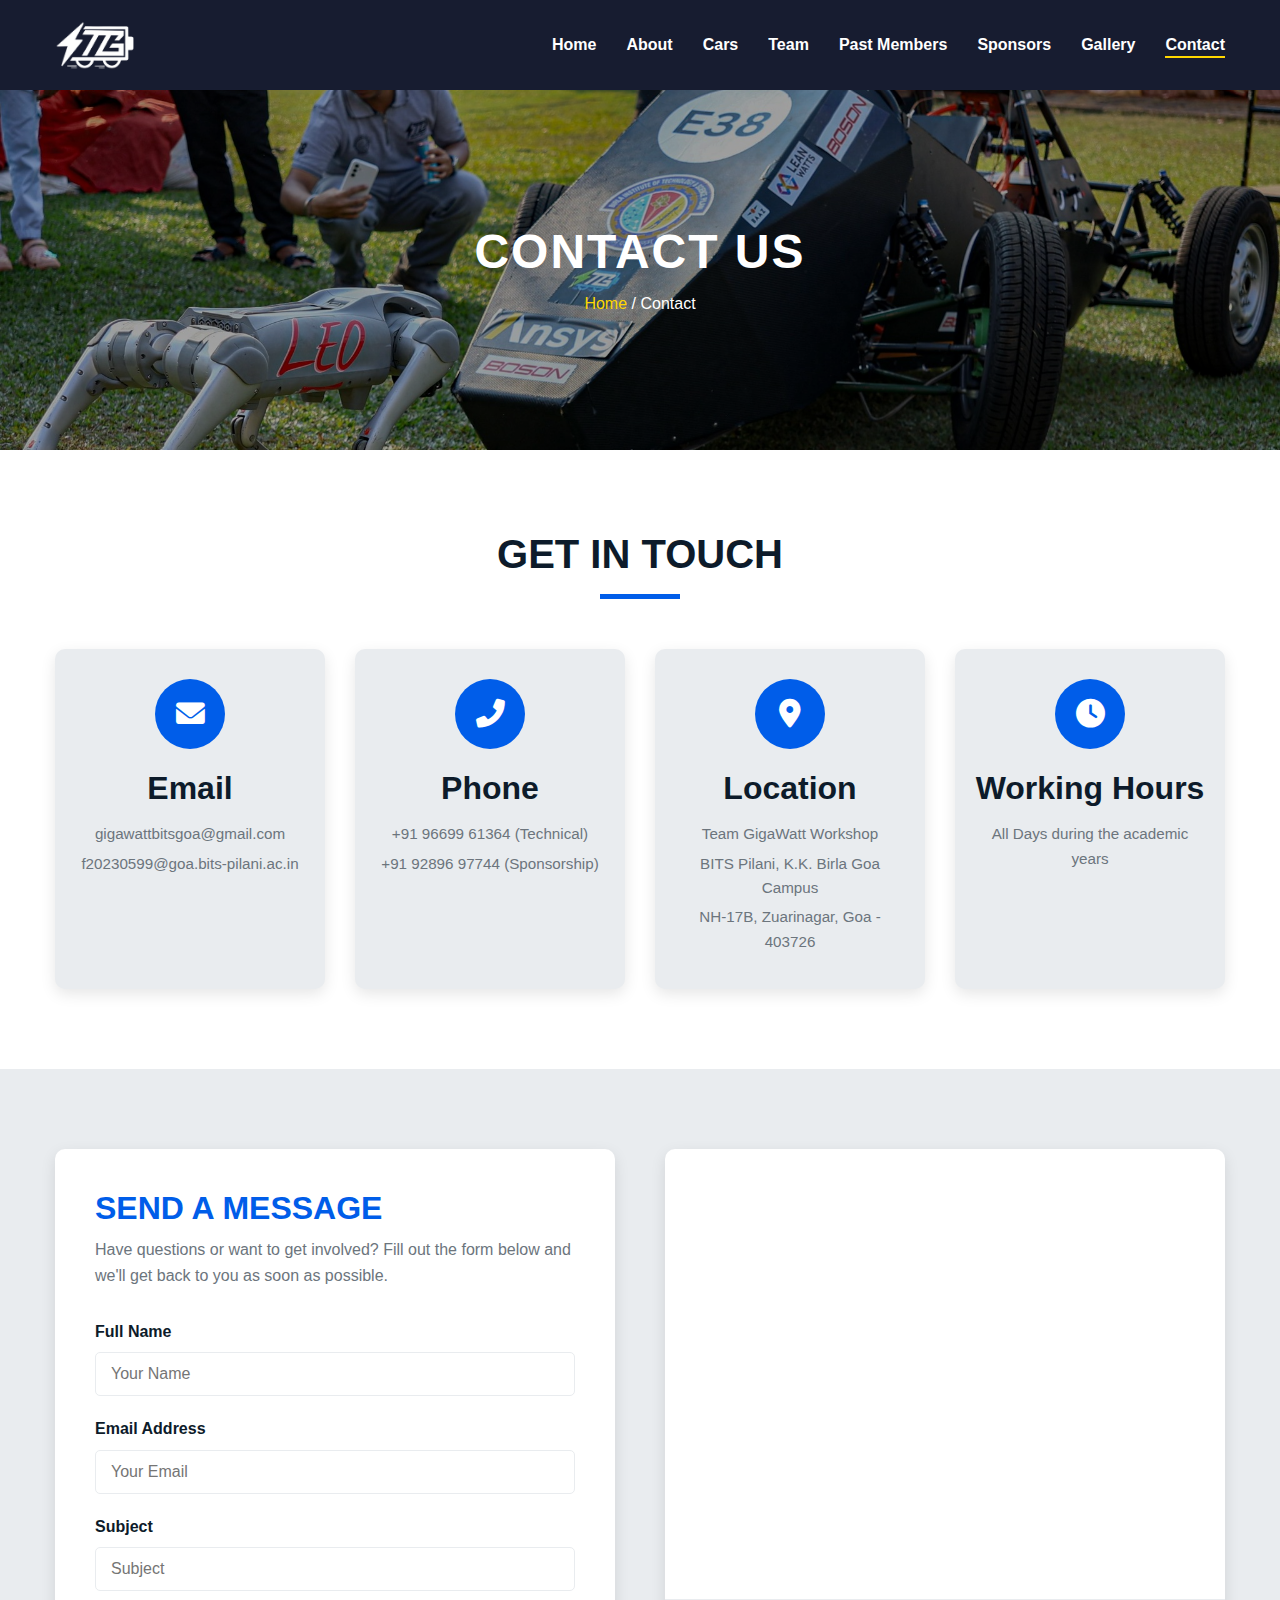
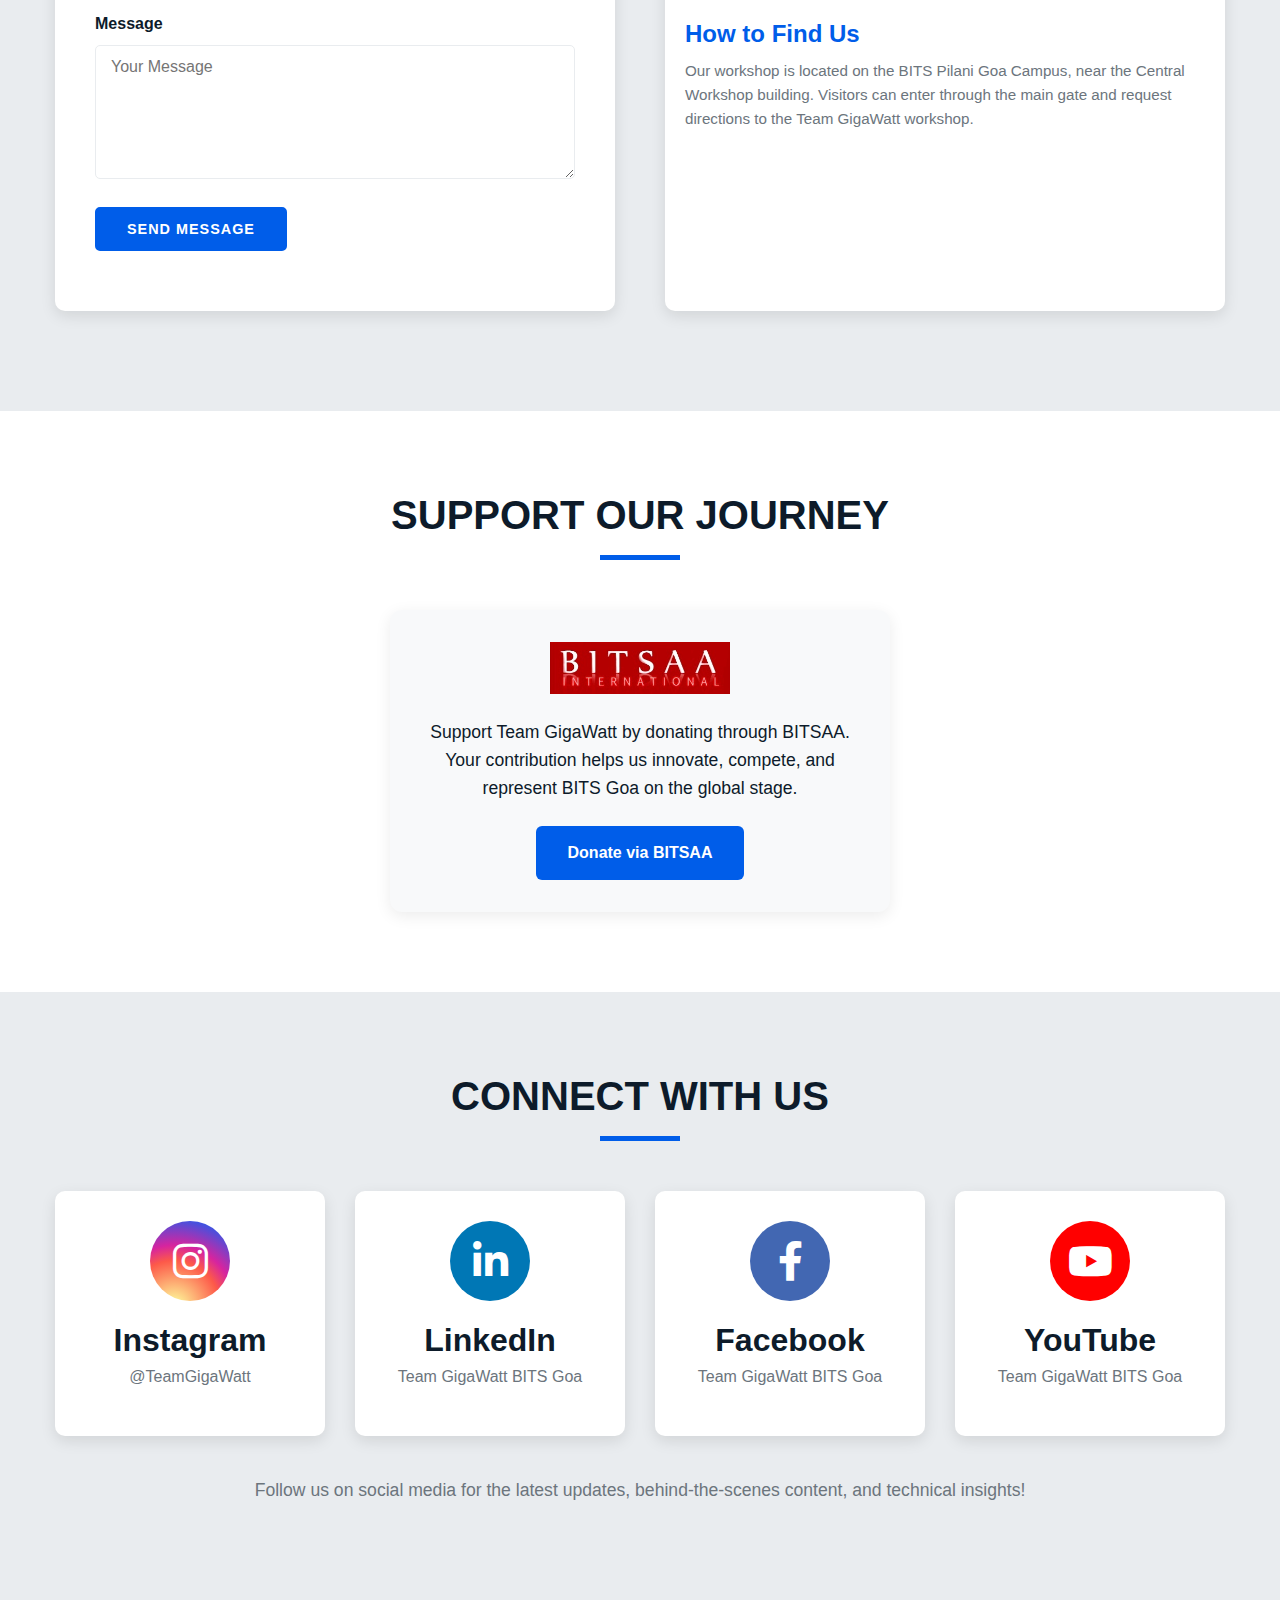
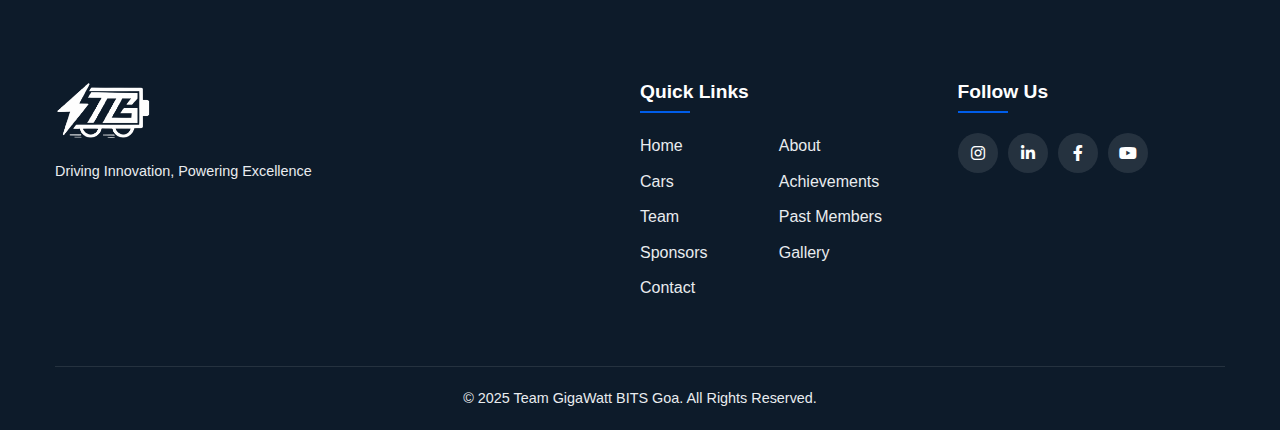
<file: contact.html>
<!DOCTYPE html>
<html lang="en">
<head>
    <meta charset="UTF-8">
    <meta name="viewport" content="width=device-width, initial-scale=1.0">
    <title>Contact Us | Team GigaWatt - BITS Goa</title>
    <meta name="description" content="Get in touch with Team GigaWatt, BITS Pilani Goa Campus's Formula Student racing team. Support our journey through donations or inquiries.">
    <link rel="shortcut icon" href="assets/logo/gigawatt-favicon.ico" type="image/x-icon">
    <link rel="stylesheet" href="https://cdnjs.cloudflare.com/ajax/libs/font-awesome/6.0.0/css/all.min.css">
    <link rel="stylesheet" href="css/styles.css">
    <link rel="stylesheet" href="css/responsive.css">
</head>
<body>
    <!-- Header -->
    <header>
        <div class="container">
            <div class="logo">
                <a href="index.html">
                    <img src="assets/logo/gigawatt-logo.png" alt="Team GigaWatt Logo">
                </a>
            </div>
            <nav>
                <ul class="nav-links">
                    <li><a href="index.html">Home</a></li>
                    <li><a href="about.html">About</a></li>
                    <li><a href="cars.html">Cars</a></li>
                    <li><a href="team.html">Team</a></li>
                    <li><a href="alumni.html">Past Members</a></li>
                    <li><a href="sponsors.html">Sponsors</a></li>
                    <li><a href="gallery.html">Gallery</a></li>
                    <li><a href="contact.html" class="active">Contact</a></li>
                    
                </ul>
            </nav>
            <div class="hamburger">
                <div class="line1"></div>
                <div class="line2"></div>
                <div class="line3"></div>
            </div>
        </div>
    </header>

    <!-- Page Banner -->
    <section class="page-banner" style="background-image: url('assets/images/picture2.jpg');">
        <div class="banner-overlay"></div>
        <div class="banner-content">
            <h1>CONTACT US</h1>
            <div class="breadcrumbs">
                <a href="index.html">Home</a> / <span>Contact</span>
            </div>
        </div>
    </section>

    <!-- Contact Information -->
    <section class="contact-info-section">
        <div class="container">
            <div class="section-heading">
                <h2>GET IN TOUCH</h2>
                <div class="underline"></div>
            </div>
            
            <div class="contact-details">
                <div class="contact-card">
                    <div class="contact-icon">
                        <i class="fas fa-envelope"></i>
                    </div>
                    <h3>Email</h3>
                    <p>gigawattbitsgoa@gmail.com</p>
                    <p>f20230599@goa.bits-pilani.ac.in</p>
                </div>
                
                <div class="contact-card">
                    <div class="contact-icon">
                        <i class="fas fa-phone-alt"></i>
                    </div>
                    <h3>Phone</h3>
                    <p>+91 96699 61364 (Technical)</p>
                    <p>+91 92896 97744 (Sponsorship)</p>
                </div>
                
                <div class="contact-card">
                    <div class="contact-icon">
                        <i class="fas fa-map-marker-alt"></i>
                    </div>
                    <h3>Location</h3>
                    <p>Team GigaWatt Workshop</p>
                    <p>BITS Pilani, K.K. Birla Goa Campus</p>
                    <p>NH-17B, Zuarinagar, Goa - 403726</p>
                </div>
                
                <div class="contact-card">
                    <div class="contact-icon">
                        <i class="fas fa-clock"></i>
                    </div>
                    <h3>Working Hours</h3>
                    <p>All Days during the academic years</p>
                </div>
            </div>
        </div>
    </section>

    <!-- Contact Form and Map -->
    <section class="contact-form-section">
        <div class="container">
            <div class="contact-form-container">
                <div class="contact-form">
                    <div class="form-heading">
                        <h3>SEND A MESSAGE</h3>
                        <p>Have questions or want to get involved? Fill out the form below and we'll get back to you as soon as possible.</p>
                    </div>
                    
                    <form id="contactForm" action="https://formsubmit.co/2b80bee75951857712e66af651a31faa" method="POST">
                        <input type="hidden" name="_captcha" value="false">
                        <div class="form-group">
                            <label for="name">Full Name</label>
                            <input type="text" id="name" name="name" placeholder="Your Name" required>
                        </div>
                        <div class="form-group">
                            <label for="email">Email Address</label>
                            <input type="email" id="email" name="email" placeholder="Your Email" required>
                        </div>
                        <div class="form-group">
                            <label for="subject">Subject</label>
                            <input type="text" id="subject" name="subject" placeholder="Subject" required>
                        </div>
                        <div class="form-group">
                            <label for="message">Message</label>
                            <textarea id="message" name="message" rows="6" placeholder="Your Message" required></textarea>
                        </div>
                        <div class="form-group">
                            <button type="submit" class="btn-primary">Send Message</button>
                        </div>
                    </form>
                </div>
                
                <div class="contact-map">
                    <div class="map-container">
                        <iframe src="https://www.google.com/maps/embed?pb=!1m18!1m12!1m3!1d8858.295609152598!2d73.87596520234051!3d15.391868014887983!2m3!1f0!2f0!3f0!3m2!1i1024!2i768!4f13.1!3m3!1m2!1s0x3bbfb8375851666d%3A0x4ad5683010110240!2sBITS%20Pilani%20K%20K%20Birla%20Goa%20Campus!5e1!3m2!1sen!2sin!4v1752043109733!5m2!1sen!2sin" width="600" height="450" style="border:0;" allowfullscreen="" loading="lazy" referrerpolicy="no-referrer-when-downgrade"></iframe>
                    </div>
                    <div class="map-instructions">
                        <h4>How to Find Us</h4>
                        <p>Our workshop is located on the BITS Pilani Goa Campus, near the Central Workshop building. Visitors can enter through the main gate and request directions to the Team GigaWatt workshop.</p>
                    </div>
                </div>
            </div>
        </div>
    </section>

    <!-- Donation Section -->
    <section class="donation-section">
        <div class="container">
            <div class="section-heading">
                <h2>SUPPORT OUR JOURNEY</h2>
                <div class="underline"></div>
            </div>
            <div style="max-width: 500px; margin: 0 auto; background: #f8f9fa; border-radius: 12px; box-shadow: 0 4px 16px rgba(0,0,0,0.08); padding: 32px 24px; text-align: center;">
                <img src="assets/logo/bitsaa_logo_new.jpg" alt="BITSAA Logo" style="display: block; margin: 0 auto 24px auto; max-width: 180px;">
                <p style="font-size: 1.1rem; margin-bottom: 24px;">Support Team GigaWatt by donating through BITSAA. Your contribution helps us innovate, compete, and represent BITS Goa on the global stage.</p>
                <a href="https://www.bitsaa.org/g/gigawatt-e-racing-bits-goa-formula-bharat" target="_blank" rel="noopener" style="display: inline-block; background: #005DE9; color: #fff; font-weight: 600; padding: 14px 32px; border-radius: 6px; text-decoration: none; font-size: 1rem; transition: background 0.2s;">Donate via BITSAA</a>
            </div>
        </div>
    </section>

    <!-- Social Media Section -->
    <section class="social-media-section">
        <div class="container">
            <div class="section-heading">
                <h2>CONNECT WITH US</h2>
                <div class="underline"></div>
            </div>
            
            <div class="social-platforms">
                <a href="#" class="social-platform instagram">
                    <div class="platform-icon">
                        <i class="fab fa-instagram"></i>
                    </div>
                    <div class="platform-info">
                        <h3>Instagram</h3>
                        <p>@TeamGigaWatt</p>
                    </div>
                </a>
                
                <a href="#" class="social-platform linkedin">
                    <div class="platform-icon">
                        <i class="fab fa-linkedin-in"></i>
                    </div>
                    <div class="platform-info">
                        <h3>LinkedIn</h3>
                        <p>Team GigaWatt BITS Goa</p>
                    </div>
                </a>
                
                <a href="#" class="social-platform facebook">
                    <div class="platform-icon">
                        <i class="fab fa-facebook-f"></i>
                    </div>
                    <div class="platform-info">
                        <h3>Facebook</h3>
                        <p>Team GigaWatt BITS Goa</p>
                    </div>
                </a>
                
                <a href="#" class="social-platform youtube">
                    <div class="platform-icon">
                        <i class="fab fa-youtube"></i>
                    </div>
                    <div class="platform-info">
                        <h3>YouTube</h3>
                        <p>Team GigaWatt BITS Goa</p>
                    </div>
                </a>
            </div>
            
            <div class="follow-cta">
                <p>Follow us on social media for the latest updates, behind-the-scenes content, and technical insights!</p>
            </div>
        </div>
    </section>

    <!-- Footer -->
    <footer>
        <div class="container">
            <div class="footer-content">
                <div class="footer-logo">
                    <img src="assets/logo/gigawatt-logo.png" alt="Team GigaWatt Logo">
                    <p>Driving Innovation, Powering Excellence</p>
                </div>
                <div class="footer-links">
                    <h3>Quick Links</h3>
                    <div class="qlinks-grid">
                        <a href="index.html">Home</a>
                        <a href="about.html">About</a>
                        <a href="cars.html">Cars</a>
                        <a href="achievements.html">Achievements</a>
                        <a href="team.html">Team</a>
                        <a href="alumni.html">Past Members</a>
                        <a href="sponsors.html">Sponsors</a>
                        <a href="gallery.html">Gallery</a>
                        <a href="contact.html">Contact</a>
                    </div>
                </div>
                <div class="footer-links">
                    <h3>Follow Us</h3>
                    <div class="social-icons">
                        <a href="https://instagram.com/teamgigawatt" target="_blank" rel="noopener"><i class="fab fa-instagram"></i></a>
                        <a href="https://www.linkedin.com/company/team-gigawatt/" target="_blank" rel="noopener"><i class="fab fa-linkedin-in"></i></a>
                        <a href="#"><i class="fab fa-facebook-f"></i></a>
                        <a href="#"><i class="fab fa-youtube"></i></a>
                    </div>
                </div>
            </div>
            <div class="footer-bottom">
                <p>&copy; 2025 Team GigaWatt BITS Goa. All Rights Reserved.</p>
            </div>
        </div>
    </footer>

    <script src="js/main.js"></script>
</body>
</html>
</file>
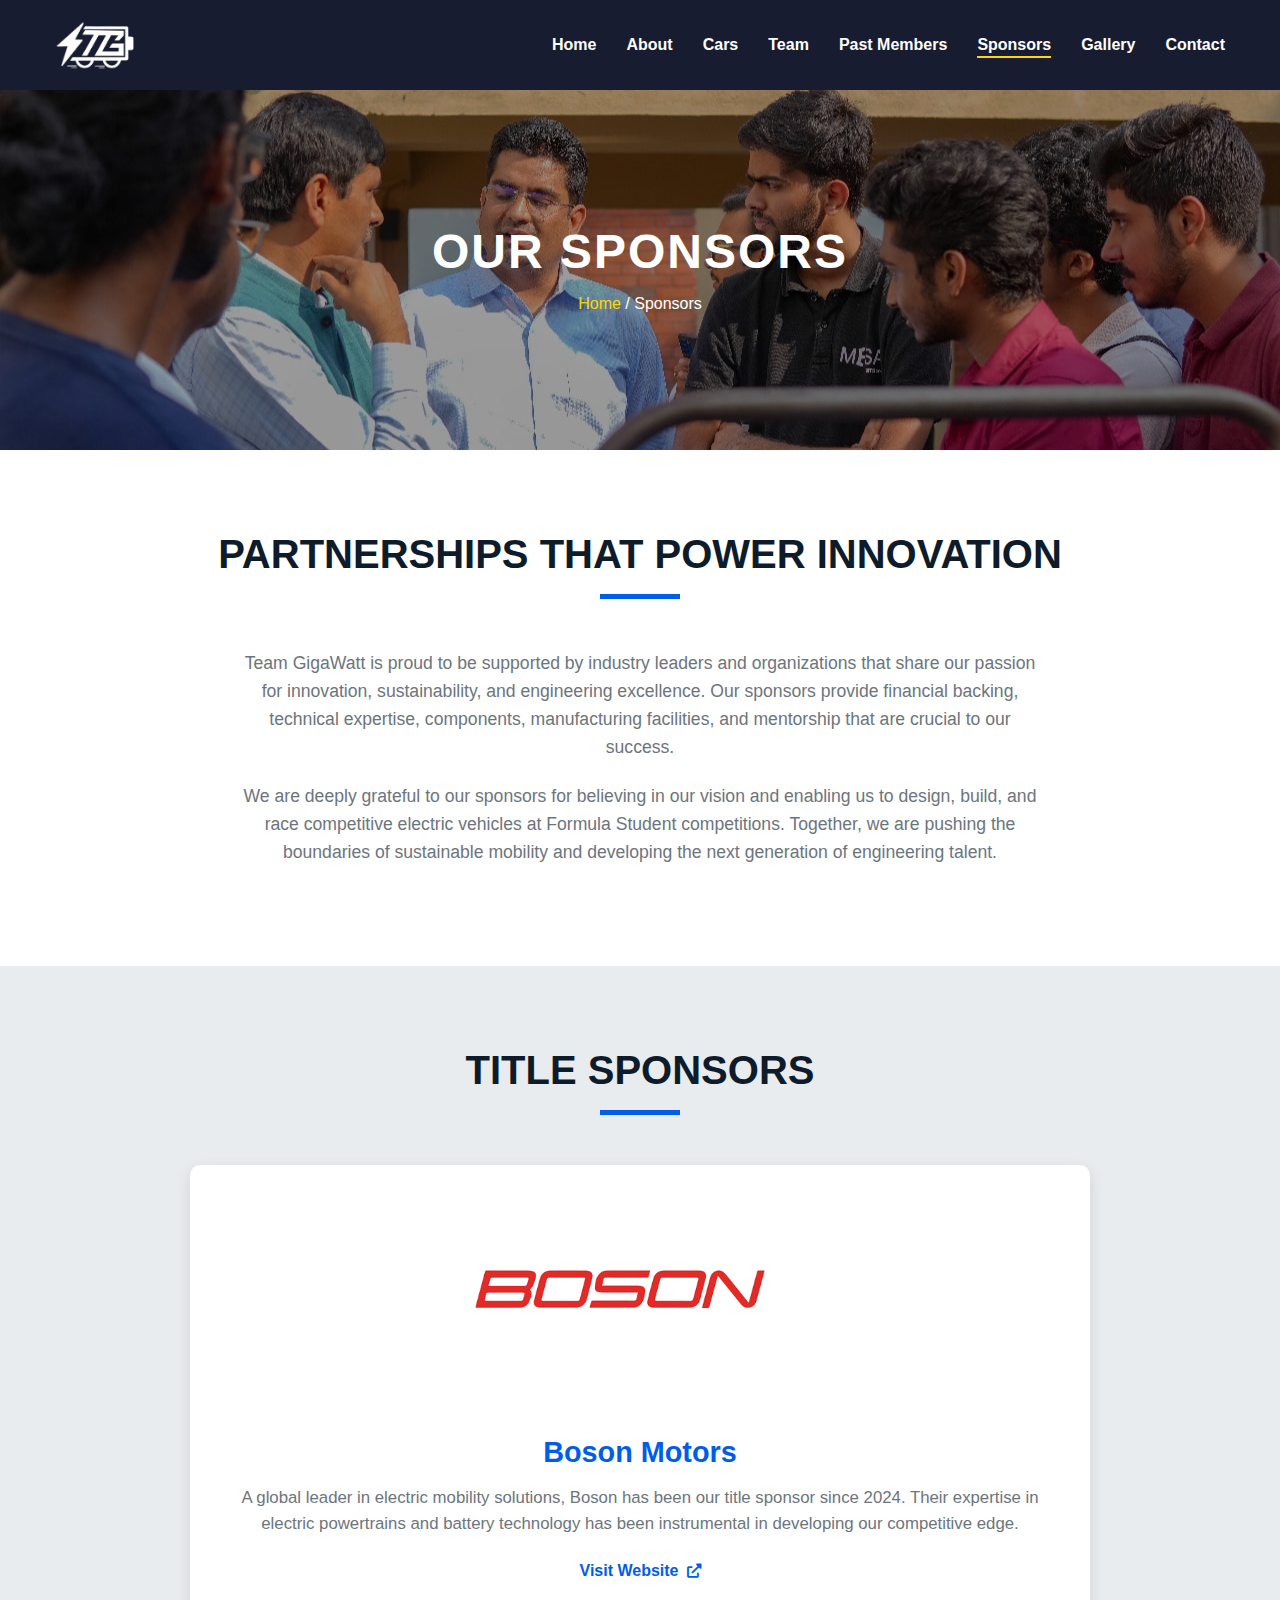
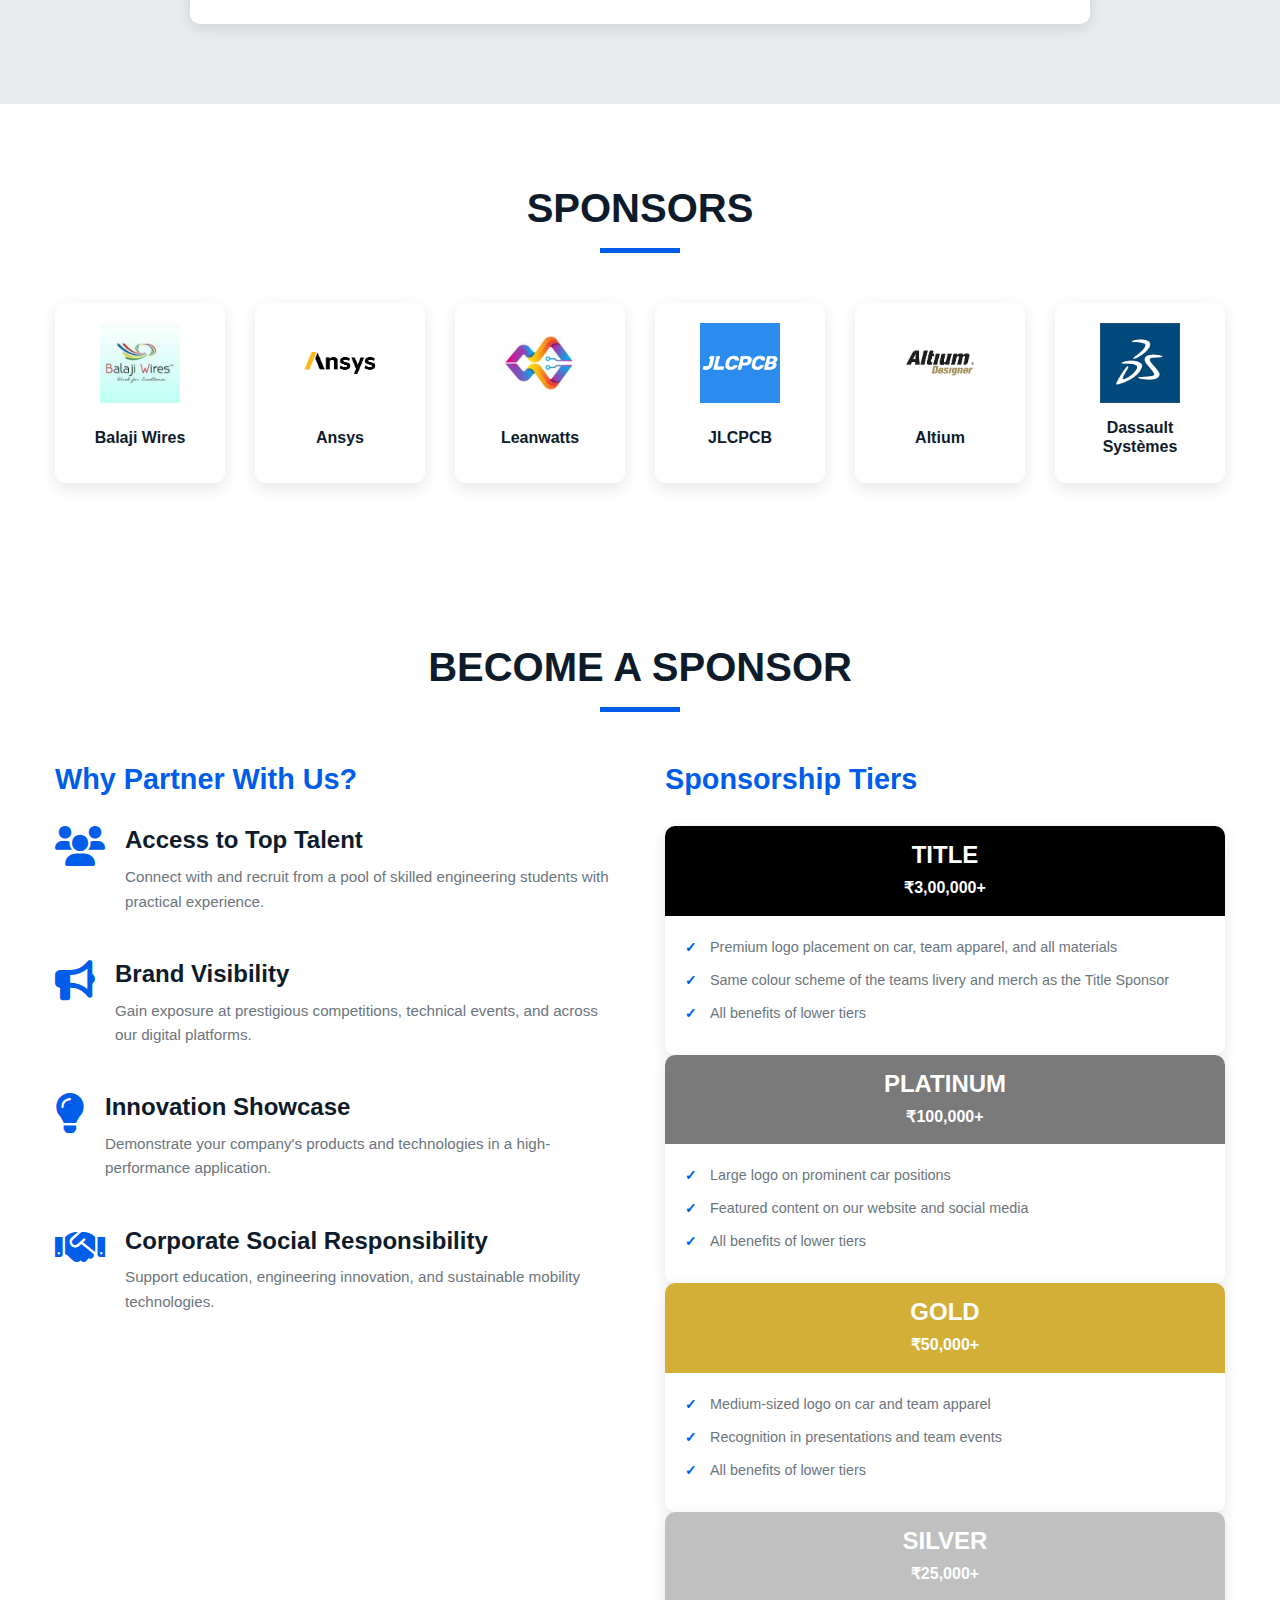
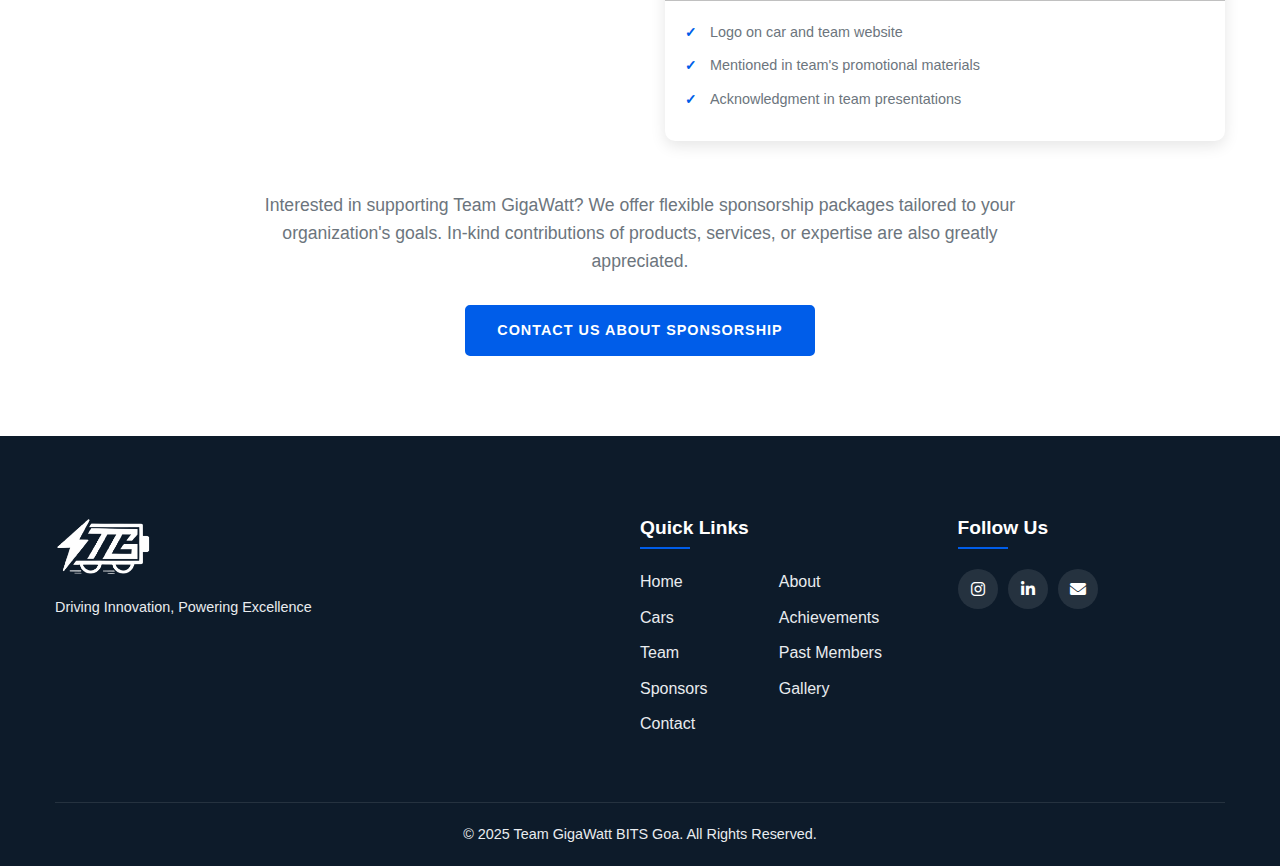
<file: sponsors.html>
<!DOCTYPE html>
<html lang="en">
<head>
    <meta charset="UTF-8">
    <meta name="viewport" content="width=device-width, initial-scale=1.0">
    <title>Our Sponsors | Team GigaWatt - BITS Goa</title>
    <meta name="description" content="Meet the sponsors and partners who support Team GigaWatt, BITS Pilani Goa Campus's Formula Student racing team.">
    <link rel="shortcut icon" href="assets/logo/gigawatt-favicon.ico" type="image/x-icon">
    <link rel="stylesheet" href="https://cdnjs.cloudflare.com/ajax/libs/font-awesome/6.0.0/css/all.min.css">
    <link rel="stylesheet" href="css/styles.css">
    <link rel="stylesheet" href="css/responsive.css">
</head>
<body>
    <!-- Header -->
    <header>
        <div class="container">
            <div class="logo">
                <a href="index.html">
                    <img src="assets/logo/gigawatt-logo.png" alt="Team GigaWatt Logo">
                </a>
            </div>
            <nav>
                <ul class="nav-links">
                    <li><a href="index.html">Home</a></li>
                    <li><a href="about.html">About</a></li>
                    <li><a href="cars.html">Cars</a></li>
                    <li><a href="team.html">Team</a></li>
                    <li><a href="alumni.html">Past Members</a></li>
                    <li><a href="sponsors.html" class="active">Sponsors</a></li>
                    <li><a href="gallery.html">Gallery</a></li>
                    <li><a href="contact.html">Contact</a></li>
                    
                </ul>
            </nav>
            <div class="hamburger">
                <div class="line1"></div>
                <div class="line2"></div>
                <div class="line3"></div>
            </div>
        </div>
    </header>

    <!-- Page Banner -->
    <section class="page-banner" style="background-image: url('assets/images/picture3.jpg');">
        <div class="banner-overlay"></div>
        <div class="banner-content">
            <h1>OUR SPONSORS</h1>
            <div class="breadcrumbs">
                <a href="index.html">Home</a> / <span>Sponsors</span>
            </div>
        </div>
    </section>

    <!-- Sponsors Intro -->
    <section class="sponsors-intro">
        <div class="container">
            <div class="section-heading">
                <h2>PARTNERSHIPS THAT POWER INNOVATION</h2>
                <div class="underline"></div>
            </div>
            <div class="intro-content">
                <p>Team GigaWatt is proud to be supported by industry leaders and organizations that share our passion for innovation, sustainability, and engineering excellence. Our sponsors provide financial backing, technical expertise, components, manufacturing facilities, and mentorship that are crucial to our success.</p>
                <p>We are deeply grateful to our sponsors for believing in our vision and enabling us to design, build, and race competitive electric vehicles at Formula Student competitions. Together, we are pushing the boundaries of sustainable mobility and developing the next generation of engineering talent.</p>
            </div>
        </div>
    </section>

    <!-- Title Sponsors -->
    <section class="title-sponsors">
        <div class="container">
            <div class="section-heading">
                <h2>TITLE SPONSORS</h2>
                <div class="underline"></div>
            </div>
            
            <div class="title-sponsors-grid">
                <div class="title-sponsor-card">
                    <div class="sponsor-logo">
                        <img src="assets/sponsors/title-sponsor1.png" alt="Boson Motors">
                    </div>
                    <div class="sponsor-content">
                        <h3>Boson Motors</h3>
                        <p>A global leader in electric mobility solutions, Boson has been our title sponsor since 2024. Their expertise in electric powertrains and battery technology has been instrumental in developing our competitive edge.</p>
                        <a href="#" class="sponsor-link">Visit Website <i class="fas fa-external-link-alt"></i></a>
                    </div>
                </div>
                
                
            </div>
        </div>
    </section>

    <!-- Platinum Sponsors -->
    <!-- <section class="platinum-sponsors sponsor-tier">
        <div class="container">
            <div class="section-heading">
                <h2>PLATINUM SPONSORS</h2>
                <div class="underline"></div>
            </div>
            
            <div class="sponsors-grid">
                <div class="sponsor-item">
                    <img src="assets/sponsors/platinum-sponsor1.png" alt="InnoMech">
                    <h3>InnoMech</h3>
                </div>
                
                <div class="sponsor-item">
                    <img src="assets/sponsors/platinum-sponsor2.png" alt="TechDynamics">
                    <h3>TechDynamics</h3>
                </div>
                
                <div class="sponsor-item">
                    <img src="assets/sponsors/platinum-sponsor3.png" alt="Velocity Systems">
                    <h3>Velocity Systems</h3>
                </div>
            </div>
        </div>
    </section> -->

    <!-- Gold Sponsors -->
    <!-- <section class="gold-sponsors sponsor-tier">
        <div class="container">
            <div class="section-heading">
                <h2>GOLD SPONSORS</h2>
                <div class="underline"></div>
            </div>
            
            <div class="sponsors-grid">
                <div class="sponsor-item">
                    <img src="assets/sponsors/gold-sponsor1.png" alt="OptiFab">
                    <h3>OptiFab</h3>
                </div>
                
                <div class="sponsor-item">
                    <img src="assets/sponsors/gold-sponsor2.png" alt="CoreComp">
                    <h3>CoreComp</h3>
                </div>
                
                <div class="sponsor-item">
                    <img src="assets/sponsors/gold-sponsor3.png" alt="EvoMaterials">
                    <h3>EvoMaterials</h3>
                </div>
                
                <div class="sponsor-item">
                    <img src="assets/sponsors/gold-sponsor4.png" alt="CircuitPro">
                    <h3>CircuitPro</h3>
                </div>
            </div>
        </div>
    </section> -->

    <!-- Silver Sponsors -->
    <!-- <section class="silver-sponsors sponsor-tier">
        <div class="container">
            <div class="section-heading">
                <h2>SILVER SPONSORS</h2>
                <div class="underline"></div>
            </div>
            
            <div class="sponsors-grid">
                <div class="sponsor-item">
                    <img src="assets/sponsors/silver-sponsor1.png" alt="FlexDesign">
                    <h3>FlexDesign</h3>
                </div>
                
                <div class="sponsor-item">
                    <img src="assets/sponsors/silver-sponsor2.png" alt="Aero Solutions">
                    <h3>Aero Solutions</h3>
                </div>
                
                <div class="sponsor-item">
                    <img src="assets/sponsors/silver-sponsor3.png" alt="MatrixTools">
                    <h3>MatrixTools</h3>
                </div>
                
                <div class="sponsor-item">
                    <img src="assets/sponsors/silver-sponsor4.png" alt="DriveTech">
                    <h3>DriveTech</h3>
                </div>
                
                <div class="sponsor-item">
                    <img src="assets/sponsors/silver-sponsor5.png" alt="SensorX">
                    <h3>SensorX</h3>
                </div>
            </div>
        </div>
    </section> -->

    <!-- Bronze and In-Kind Sponsors -->
    <section class="bronze-sponsors sponsor-tier">
        <div class="container">
            <div class="section-heading">
                <h2>SPONSORS</h2>
                <div class="underline"></div>
            </div>
            
            <div class="sponsors-grid small-grid">
                <div class="sponsor-item">
                    <img src="assets/sponsors/sponsor4.jpg" alt="Balaji Wires">
                    <h3>Balaji Wires</h3>
                </div>
                
                <div class="sponsor-item">
                    <img src="assets/sponsors/sponsor3.png" alt="Ansys">
                    <h3>Ansys</h3>
                </div>
                
                <div class="sponsor-item">
                    <img src="assets/sponsors/sponsor6.jpg" alt="Leanwatts">
                    <h3>Leanwatts</h3>
                </div>
                
                <div class="sponsor-item">
                    <img src="assets/sponsors/sponsor5.png" alt="JLCPCB">
                    <h3>JLCPCB</h3>
                </div>
                
                <div class="sponsor-item">
                    <img src="assets/sponsors/sponsor1.png" alt="Altium">
                    <h3>Altium</h3>
                </div>
                
                <div class="sponsor-item">
                    <img src="assets/sponsors/sponsor2.png" alt="Dassault Systèmes">
                    <h3>Dassault Systèmes</h3>
                </div>
            </div>
        </div>
    </section>

    <!-- Become a Sponsor -->
    <section class="become-sponsor">
        <div class="container">
            <div class="section-heading">
                <h2>BECOME A SPONSOR</h2>
                <div class="underline"></div>
            </div>
            
            <div class="sponsor-benefits">
                <div class="benefits-content">
                    <h3>Why Partner With Us?</h3>
                    <ul class="benefits-list">
                        <li>
                            <i class="fas fa-users"></i>
                            <div>
                                <h4>Access to Top Talent</h4>
                                <p>Connect with and recruit from a pool of skilled engineering students with practical experience.</p>
                            </div>
                        </li>
                        <li>
                            <i class="fas fa-bullhorn"></i>
                            <div>
                                <h4>Brand Visibility</h4>
                                <p>Gain exposure at prestigious competitions, technical events, and across our digital platforms.</p>
                            </div>
                        </li>
                        <li>
                            <i class="fas fa-lightbulb"></i>
                            <div>
                                <h4>Innovation Showcase</h4>
                                <p>Demonstrate your company's products and technologies in a high-performance application.</p>
                            </div>
                        </li>
                        <li>
                            <i class="fas fa-handshake"></i>
                            <div>
                                <h4>Corporate Social Responsibility</h4>
                                <p>Support education, engineering innovation, and sustainable mobility technologies.</p>
                            </div>
                        </li>
                    </ul>
                </div>
                <div class="sponsor-tiers">
                    <h3>Sponsorship Tiers</h3>
                    <div class="tier-cardi">
                        <div class="tier-card">
                            <div class="tier-header title-tier">
                                <h4>TITLE</h4>
                                <span>₹3,00,000+</span>
                            </div>
                            <div class="tier-benefits">
                                <p>Premium logo placement on car, team apparel, and all materials</p>
                                <p>Same colour scheme of the teams livery and merch as the Title Sponsor</p>
                                <p>All benefits of lower tiers</p>
                            </div>
                        </div>
                        
                        <div class="tier-card">
                            <div class="tier-header platinum-tier">
                                <h4>PLATINUM</h4>
                                <span>₹100,000+</span>
                            </div>
                            <div class="tier-benefits">
                                <p>Large logo on prominent car positions</p>
                                <p>Featured content on our website and social media</p>
                                <p>All benefits of lower tiers</p>
                            </div>
                        </div>
                        
                        <div class="tier-card">
                            <div class="tier-header gold-tier">
                                <h4>GOLD</h4>
                                <span>₹50,000+</span>
                            </div>
                            <div class="tier-benefits">
                                <p>Medium-sized logo on car and team apparel</p>
                                <p>Recognition in presentations and team events</p>
                                <p>All benefits of lower tiers</p>
                            </div>
                        </div>
                        
                        <div class="tier-card">
                            <div class="tier-header silver-tier">
                                <h4>SILVER</h4>
                                <span>₹25,000+</span>
                            </div>
                            <div class="tier-benefits">
                                <p>Logo on car and team website</p>
                                <p>Mentioned in team's promotional materials</p>
                                <p>Acknowledgment in team presentations</p>
                            </div>
                        </div>
                        
                        
                    </div>
                </div>
            </div>
            
            <div class="sponsor-cta">
                <p>Interested in supporting Team GigaWatt? We offer flexible sponsorship packages tailored to your organization's goals. In-kind contributions of products, services, or expertise are also greatly appreciated.</p>
                <a href="contact.html" class="btn-primary">Contact Us About Sponsorship</a>
            </div>
        </div>
    </section>

    <!-- Footer -->
    <footer>
        <div class="container">
            <div class="footer-content">
                <div class="footer-logo">
                    <img src="assets/logo/gigawatt-logo.png" alt="Team GigaWatt Logo">
                    <p>Driving Innovation, Powering Excellence</p>
                </div>
                <div class="footer-links">
                    <h3>Quick Links</h3>
                    <div class="qlinks-grid">
                        <a href="index.html">Home</a>
                        <a href="about.html">About</a>
                        <a href="cars.html">Cars</a>
                        <a href="achievements.html">Achievements</a>
                        <a href="team.html">Team</a>
                        <a href="alumni.html">Past Members</a>
                        <a href="sponsors.html">Sponsors</a>
                        <a href="gallery.html">Gallery</a>
                        <a href="contact.html">Contact</a>
                    </div>
                </div>
                <div class="footer-links">
                    <h3>Follow Us</h3>
                    <div class="social-icons">
                        <a href="https://instagram.com/teamgigawatt" target="_blank" rel="noopener"><i class="fab fa-instagram"></i></a>
                        <a href="https://www.linkedin.com/company/team-gigawatt/" target="_blank" rel="noopener"><i class="fab fa-linkedin-in"></i></a>
                       <a href="mailto:gigawattbitsgoa@gmail.com"><i class="fas fa-envelope"></i></a>
                    </div>
                </div>
            </div>
            <div class="footer-bottom">
                <p>&copy; 2025 Team GigaWatt BITS Goa. All Rights Reserved.</p>
            </div>
        </div>
    </footer>

    <script src="js/main.js"></script>
</body>
</html>
</file>
<file: css/styles.css>
/* 
* Team GigaWatt BITS Goa - Main Stylesheet
* Author: Team GigaWatt Web Development Team
* Version: 1.0
*/

/* ===== GLOBAL STYLES ===== */
:root {
    --primary-color: #005DE9;
    --secondary-color: #00A3FF;
    --accent-color: #FFD700;
    --dark-color: #0D1B2A;
    --light-color: #F8F9FA;
    --gray-color: #6C757D;
    --light-gray: #E9ECEF;
    --transition: all 0.3s ease;
    --box-shadow: 0 5px 15px rgba(0, 0, 0, 0.1);
    --heading-font: 'Montserrat', Arial, sans-serif;
    --body-font: 'Inter', Arial, sans-serif;
}

* {
    margin: 0;
    padding: 0;
    box-sizing: border-box;
}

html {
    scroll-behavior: smooth;
    font-size: 16px;
}

body {
    font-family: var(--body-font);
    line-height: 1.6;
    background-color: var(--light-color);
    color: var(--dark-color);
    overflow-x: hidden;
}

.container {
    width: 90%;
    max-width: 1200px;
    margin: 0 auto;
    padding: 0 15px;
    width: 100%;
}

img {
    max-width: 100%;
    height: auto;
    display: block;
}

a {
    text-decoration: none;
    color: inherit;
    transition: var(--transition);
}

ul {
    list-style: none;
}

/* ===== TYPOGRAPHY ===== */
h1, h2, h3, h4, h5, h6 {
    font-family: var(--heading-font);
    font-weight: 700;
    line-height: 1.2;
    margin-bottom: 1rem;
}

h1 {
    font-size: 3.5rem;
}

h2 {
    font-size: 2.5rem;
}

h3 {
    font-size: 2rem;
}

h4 {
    font-size: 1.5rem;
}

p {
    margin-bottom: 1rem;
    font-family: var(--body-font);
}

.text-center {
    text-align: center;
}

/* ===== BUTTONS ===== */
.btn-primary, .btn-secondary {
    display: inline-block;
    padding: 12px 30px;
    border-radius: 5px;
    font-weight: 600;
    text-transform: uppercase;
    letter-spacing: 1px;
    transition: var(--transition);
    cursor: pointer;
    font-size: 0.9rem;
    
}



.btn-primary {
    background-color: var(--primary-color);
    color: white;
    border: 2px solid var(--primary-color);
}

.btn-primary:hover {
    background-color: transparent;
    color: var(--primary-color);
}

.btn-secondary {
    background-color: transparent;
    color: var(--primary-color);
    border: 2px solid var(--primary-color);
}

.btn-secondary:hover {
    background-color: var(--primary-color);
    color: white;
}

.center-btn {
    text-align: center;
    margin-top: 2rem;
}

/* ===== SECTION STYLES ===== */
section {
    padding: 80px 0;
}

.section-heading {
    text-align: center;
    margin-bottom: 50px;
}

.section-heading h2 {
    font-size: 2.5rem;
    text-transform: uppercase;
    color: var(--dark-color);
    margin-bottom: 1rem;
}

.underline {
    height: 5px;
    width: 80px;
    background-color: var(--primary-color);
    margin: 0 auto;
}

/* ===== PRELOADER ===== */
#preloader {
    position: fixed;
    top: 0;
    left: 0;
    width: 100%;
    height: 100%;
    background-color: var(--dark-color);
    display: flex;
    justify-content: center;
    align-items: center;
    z-index: 9999;
}

.loader {
    position: relative;
    text-align: center;
}

.loader span {
    color: white;
    font-size: 2rem;
    font-weight: 700;
    margin-bottom: 1rem;
    display: block;
}

.progress-bar {
    width: 300px;
    height: 5px;
    background-color: rgba(255, 255, 255, 0.2);
    border-radius: 10px;
    overflow: hidden;
    position: relative;
}

.progress-bar::after {
    content: '';
    position: absolute;
    top: 0;
    left: 0;
    height: 100%;
    width: 0%;
    background-color: var(--primary-color);
    animation: loading 2s ease-in-out forwards;
}

@keyframes loading {
    0% { width: 0%; }
    100% { width: 100%; }
}

/* ===== HEADER ===== */
header {
    position: fixed;
    top: 0;
    left: 0;
    width: 100%;
    z-index: 1000;
    background-color: rgb(23, 28, 48);
    padding: 20px 0;
    transition: var(--transition);
}

header.scrolled {
    padding: 15px 0;
    background-color: var(--dark-color);
    box-shadow: 0 5px 15px rgba(0, 0, 0, 0.1);
}

header .container {
    display: flex;
    justify-content: space-between;
    align-items: center;
}

.logo img {
    height: 50px;
    transition: var(--transition);
}

header.scrolled .logo img {
    height: 40px;
}

.nav-links {
    display: flex;
}

.nav-links li {
    margin-left: 30px;
}

.nav-links a {
    color: white;
    font-weight: 600;
    position: relative;
    font-size: 1rem;
}

.nav-links a::after {
    content: '';
    position: absolute;
    bottom: -5px;
    left: 0;
    width: 0;
    height: 2px;
    background-color: var(--accent-color);
    transition: var(--transition);
}

.nav-links a:hover::after,
.nav-links a.active::after {
    width: 100%;
}

.hamburger {
    display: none;
    cursor: pointer;
}

.hamburger div {
    width: 25px;
    height: 3px;
    background-color: white;
    margin: 5px;
    transition: var(--transition);
}

/* ===== HERO SECTION ===== */
.hero {
    height: 100vh;
    position: relative;
    overflow: hidden;
}

.slider {
    width: 100%;
    height: 100%;
    position: relative;
}

.slide {
    position: absolute;
    top: 0;
    left: 0;
    width: 100%;
    height: 100%;
    opacity: 0;
    transition: opacity 1s ease;
}

.slide.active {
    opacity: 1;
}

.slide img {
    width: 100%;
    height: 100%;
    object-fit: cover;
}

.slide::after {
    content: '';
    position: absolute;
    top: 0;
    left: 0;
    width: 100%;
    height: 100%;
    background: rgba(0, 0, 0, 0.6);
}

.slide .content {
    position: absolute;
    top: 50%;
    left: 50%;
    transform: translate(-50%, -50%);
    color: white;
    text-align: center;
    z-index: 1;
    width: 90%;
}

.slide .content h1 {
    font-size: 4rem;
    margin-bottom: 0.5rem;
    text-transform: uppercase;
    letter-spacing: 3px;
    text-shadow: 2px 2px 10px rgba(0, 0, 0, 0.5);
}

.slide .content h2 {
    font-size: 2rem;
    font-weight: 500;
    text-transform: uppercase;
    margin-bottom: 2rem;
    color: var(--accent-color);
    letter-spacing: 2px;
}

.navigation {
    position: absolute;
    bottom: 30px;
    left: 50%;
    transform: translateX(-50%);
    display: flex;
    z-index: 2;
}

.navigation .btn {
    background: rgba(255, 255, 255, 0.5);
    width: 12px;
    height: 12px;
    margin: 0 10px;
    border-radius: 50%;
    cursor: pointer;
    transition: var(--transition);
}

.navigation .btn.active {
    background: var(--accent-color);
}

/* ===== ABOUT SECTION ===== */
.about {
    background-color: white;
}

.about-content {
    
    margin: 0 auto;
    text-align: center;
}

.about-content p {
    margin-bottom: 1.5rem;
    font-size: 1.1rem;
    color: var(--gray-color);
}

/* ===== FORMULA STUDENT SECTION ===== */
.formula-student {
    background-color: var(--light-gray);
    padding: 100px 0;
}

.fs-content {
    max-width: 800px;
    margin: 0 auto;
    text-align: center;
}

.fs-content p {
    margin-bottom: 1.5rem;
    font-size: 1.1rem;
    color: var(--gray-color);
}

/* ===== CARS SECTION ===== */
.cars {
    background-color: white;
}

.car-grid {
    display: grid;
    grid-template-columns: repeat(3, 1fr);
    gap: 30px;
    margin-bottom: 40px;
}

.car-card {
    background-color: var(--light-gray);
    border-radius: 10px;
    overflow: hidden;
    box-shadow: var(--box-shadow);
    transition: var(--transition);
}

.car-card:hover {
    transform: translateY(-10px);
    box-shadow: 0 15px 30px rgba(0, 0, 0, 0.2);
}

.car-img {
    height: 250px;
    overflow: hidden;
}

.car-img img {
    width: 100%;
    height: 100%;
    object-fit: cover;
    transition: var(--transition);
}

.car-card:hover .car-img img {
    transform: scale(1.1);
}

.car-info {
    padding: 20px;
    text-align: center;
}

.car-info h3 {
    font-size: 1.5rem;
    margin-bottom: 5px;
}

.car-info p {
    color: var(--gray-color);
    margin-bottom: 15px;
}

/* ===== SPONSORS SECTION ===== */
.sponsorsa {
    background-color: var(--light-gray);
}

.sponsors-grida {
    display: grid;
    grid-template-columns: repeat(3, 1fr);
    gap: 30px;
    margin-bottom: 40px;
}

.sponsor-logoa {
    background-color: white;
    height: 250px;
    border-radius: 10px;
    display: flex;
    justify-content: center;
    align-items: center;
    padding: 20px;
    box-shadow: var(--box-shadow);
    transition: var(--transition);
}

.sponsor-logo:hover {
    transform: translateY(-5px);
    box-shadow: 0 10px 20px rgba(0, 0, 0, 0.1);
}

.sponsor-logo img {
    max-height: 80%;
    max-width: 80%;
    object-fit: contain;
}

/* ===== TESTIMONIALS SECTION ===== */
.testimonials {
    background-color: white;
}

.testimonial-slider {
    position: relative;
    max-width: 800px;
    margin: 0 auto;
}

.testimonial {
    text-align: center;
    display: none;
    padding: 30px;
}

.testimonial.active {
    display: block;
}

.testimonial p {
    font-size: 1.1rem;
    font-style: italic;
    margin-bottom: 30px;
    color: var(--gray-color);
}

.testimonial-author h4 {
    color: var(--primary-color);
    margin-bottom: 5px;
}

.testimonial-author p {
    font-size: 0.9rem;
    margin-bottom: 0;
}

.testimonial-dots {
    display: flex;
    justify-content: center;
    margin-top: 30px;
}

.dot {
    width: 10px;
    height: 10px;
    background-color: var(--light-gray);
    border-radius: 50%;
    margin: 0 5px;
    cursor: pointer;
    transition: var(--transition);
}

.dot.active {
    background-color: var(--primary-color);
}

/* ===== CONTACT SECTION ===== */
.contact-brief {
    background-color: var(--light-gray);
}

.contact-info {
    display: grid;
    grid-template-columns: repeat(3, 1fr);
    gap: 30px;
    margin-bottom: 40px;
}

.contact-item {
    background-color: white;
    padding: 30px;
    border-radius: 10px;
    text-align: center;
    box-shadow: var(--box-shadow);
    transition: var(--transition);
}

.contact-item:hover {
    transform: translateY(-5px);
    box-shadow: 0 15px 30px rgba(0, 0, 0, 0.1);
}

.contact-item i {
    font-size: 2rem;
    color: var(--primary-color);
    margin-bottom: 20px;
}

.contact-item h3 {
    font-size: 1.2rem;
    margin-bottom: 10px;
}

.contact-item p {
    color: var(--gray-color);
    margin-bottom: 0;
}

/* ==== GALLERY IMPROVED ==== */
.gallery-grid {
    display: grid;
    grid-template-columns: repeat(auto-fit, minmax(300px, 1fr));
    gap: 24px;
    padding: 80px 40px;
    max-width: 1400px;
    margin: 0 auto;
    margin-top: 75px;
}

.gallery-item {
    overflow: hidden;
    border-radius: 8px;
    box-shadow: 0 8px 24px rgba(0, 0, 0, 0.1);
    background-color: #fff;
    transition: transform 0.3s ease, box-shadow 0.3s ease;
}

.gallery-item:hover {
    transform: translateY(-6px);
    box-shadow: 0 12px 28px rgba(0, 0, 0, 0.15);
}

.gallery-item img {
    width: 100%;
    aspect-ratio: 4 / 3;
    object-fit: cover;
    display: block;
    transition: transform 0.4s ease;
}

.gallery-item:hover img {
    transform: scale(1.03);
}

/* Lightbox Styles */
#lightbox {
  position: fixed;
  top: 0; left: 0;
  width: 100vw; height: 100vh;
  background: rgba(0, 0, 0, 0.9);
  display: none;
  justify-content: center;
  align-items: center;
  z-index: 9999;
}

#lightbox img {
  max-width: 90%;
  max-height: 90%;
  border-radius: 10px;
  box-shadow: 0 0 20px #fff;
  cursor: pointer;
}

/* Tablet View */
@media (max-width: 992px) {
    .gallery-grid {
        grid-template-columns: repeat(2, 1fr);
        padding: 60px 20px;
    }
}

/* Mobile View */
@media (max-width: 768px) {
    .gallery-grid {
        grid-template-columns: 1fr;
        gap: 20px;
        padding: 40px 15px;
    }
}

/* Extra Small Mobile */
@media (max-width: 480px) {
    .gallery-grid {
        padding: 30px 10px;
    }
}


/* ===== FOOTER ===== */
footer {
    background-color: var(--dark-color);
    color: white;
    padding: 80px 0 20px;
}

.footer-content {
    display: grid;
    grid-template-columns: 2fr 1fr 1fr;
    gap: 50px;
    margin-bottom: 50px;
}

.footer-logo img {
    height: 60px;
    margin-bottom: 20px;
}

.footer-logo p {
    color: var(--light-gray);
    font-size: 0.9rem;
}

.footer-links h3, .footer-social h3 {
    color: white;
    margin-bottom: 20px;
    font-size: 1.2rem;
    position: relative;
    padding-bottom: 10px;
}

.footer-links h3::after, .footer-social h3::after {
    content: '';
    position: absolute;
    bottom: 0;
    left: 0;
    width: 50px;
    height: 2px;
    background-color: var(--primary-color);
}

.qlinks-grid {
    display: grid;
    grid-template-columns: repeat(2, 1fr);
    gap: 10px;
}

.footer-links .qlinks-grid {
    margin-bottom: 15px;
}

.footer-links .qlinks-grid a {
    color: var(--light-gray);
    transition: var(--transition);
}

.footer-links .qlinks-grid a:hover {
    color: var(--primary-color);
    padding-left: 5px;
}

.social-icons {
    display: flex;
}

.social-icons a {
    display: flex;
    justify-content: center;
    align-items: center;
    width: 40px;
    height: 40px;
    background-color: rgba(255, 255, 255, 0.1);
    border-radius: 50%;
    margin-right: 10px;
    color: white;
    transition: var(--transition);
}

.social-icons a:hover {
    background-color: var(--secondary-color);
    transform: translateY(-5px);
}

.footer-bottom {
    border-top: 1px solid rgba(255, 255, 255, 0.1);
    padding-top: 20px;
    text-align: center;
}

.footer-bottom p {
    color: var(--light-gray);
    font-size: 0.9rem;
    margin-bottom: 0;
}

/* ===== PAGE BANNER ===== */
.page-banner {
    height: 40vh;
    width: auto;
    min-height: 300px;
    background-image: url('../assets/images/hero-bg.jpg');
    background-size: cover;
    background-position: center;
    position: relative;
    display: flex;
    justify-content: center;
    align-items: center;
    margin-top: 90px;
}

.banner-overlay {
    position: absolute;
    top: 0;
    left: 0;
    width: 100%;
    height: 100%;
    background-color: rgba(0, 0, 0, 0.35);
}

.banner-content {
    position: relative;
    z-index: 1;
    text-align: center;
    color: white;
}

.banner-content h1 {
    font-size: 3rem;
    margin-bottom: 10px;
    text-transform: uppercase;
    letter-spacing: 2px;
}

.breadcrumbs {
    font-size: 1rem;
}

.breadcrumbs a {
    color: var(--accent-color);
}

.breadcrumbs span {
    color: white;
}

/* ===== ABOUT PAGE SPECIFIC ===== */
.about-page {
    background-color: white;
}

.about-content {
    display: grid;
    grid-template-columns: 1fr 1fr;
    gap: 50px;
    align-items: center;
}

.about-text p {
    margin-bottom: 1.5rem;
    color: var(--gray-color);
}

.about-image {
    border-radius: 10px;
    overflow: hidden;
    box-shadow: var(--box-shadow);
}

.mission-vision {
    background-color: var(--light-gray);
}

.mission-vision-content {
    display: grid;
    grid-template-columns: 1fr 1fr;
    gap: 50px;
}

.mission, .vision {
    background-color: white;
    padding: 40px;
    border-radius: 10px;
    box-shadow: var(--box-shadow);
}

.mission h3, .vision h3 {
    color: var(--primary-color);
    margin-bottom: 20px;
    text-align: center;
}

.team-structure {
    background-color: white;
}

.structure-content {
    display: grid;
    grid-template-columns: repeat(3, 1fr);
    gap: 30px;
}

.subsystem {
    background-color: var(--light-gray);
    padding: 30px;
    border-radius: 10px;
    text-align: center;
    box-shadow: var(--box-shadow);
    transition: var(--transition);
}

.subsystem:hover {
    transform: translateY(-10px);
    box-shadow: 0 15px 30px rgba(0, 0, 0, 0.1);
}

.subsystem-icon {
    width: 80px;
    height: 80px;
    background-color: var(--primary-color);
    color: white;
    border-radius: 50%;
    display: flex;
    justify-content: center;
    align-items: center;
    margin: 0 auto 20px;
}

.subsystem-icon i {
    font-size: 2rem;
}

.subsystem h3 {
    margin-bottom: 15px;
    font-size: 1.5rem;
}

.subsystem p {
    color: var(--gray-color);
}

/* ===== CARS PAGE STYLES ===== */
.cars-evolution {
    background-color: white;
    padding-bottom: 40px;
}

.evolution-timeline {
    position: relative;
    max-width: 800px;
    margin: 0 auto 40px;
    height: 80px;
    display: flex;
    align-items: center;
}

.timeline-line {
    position: absolute;
    top: 50%;
    left: 0;
    width: 100%;
    height: 4px;
    background-color: var(--light-gray);
    transform: translateY(-50%);
}

.timeline-markers {
    position: relative;
    width: 100%;
    display: flex;
    justify-content: space-between;
    z-index: 1;
}

.marker {
    width: 70px;
    height: 70px;
    background-color: var(--primary-color);
    color: white;
    border-radius: 50%;
    display: flex;
    justify-content: center;
    align-items: center;
    font-size: 1.2rem;
    font-weight: 600;
}

.evolution-description {
    max-width: 800px;
    margin: 0 auto;
    text-align: center;
    color: var(--gray-color);
    font-size: 1.1rem;
}

.car-detail {
    padding: 100px 0;
}

.car-detail.alternate-bg {
    background-color: var(--light-gray);
}

.car-header {
    text-align: center;
    margin-bottom: 50px;
}

.car-subtitle {
    color: var(--primary-color);
    font-size: 1.2rem;
    font-weight: 600;
    margin-bottom: 15px;
}

.car-showcase {
    display: grid;
    grid-template-columns: 1fr 1fr;
    gap: 50px;
    margin-bottom: 80px;
}

.car-showcase.reverse {
    direction: rtl;
}

.car-showcase.reverse > div {
    direction: ltr;
}

.car-showcase-images {
    display: flex;
    flex-direction: column;
}

.main-image {
    border-radius: 10px;
    overflow: hidden;
    margin-bottom: 20px;
    box-shadow: var(--box-shadow);
}

.thumbnail-images {
    display: grid;
    grid-template-columns: repeat(3, 1fr);
    gap: 15px;
}

.thumbnail {
    border-radius: 5px;
    overflow: hidden;
    cursor: pointer;
    box-shadow: var(--box-shadow);
    transition: var(--transition);
}

.thumbnail:hover {
    transform: translateY(-5px);
}

.car-specifications h3 {
    margin-bottom: 30px;
    color: var(--primary-color);
    position: relative;
    display: inline-block;
}

.car-specifications h3::after {
    content: '';
    position: absolute;
    bottom: -10px;
    left: 0;
    width: 50px;
    height: 3px;
    background-color: var(--primary-color);
}

.specs-list {
    list-style: none;
}

.specs-list li {
    padding: 12px 0;
    border-bottom: 1px solid var(--light-gray);
    display: flex;
    justify-content: space-between;
    align-items: center;
}

.specs-list li span {
    font-weight: 600;
    color: var(--dark-color);
}

.small-underline {
    width: 50px;
    height: 3px;
}

.features-grid {
    display: grid;
    grid-template-columns: repeat(4, 1fr);
    gap: 30px;
    margin-top: 50px;
}

.feature {
    text-align: center;
    padding: 30px 20px;
    background-color: white;
    border-radius: 10px;
    box-shadow: var(--box-shadow);
    transition: var(--transition);
}

.car-detail.alternate-bg .feature {
    background-color: var(--light-color);
}

.feature:hover {
    transform: translateY(-10px);
    box-shadow: 0 15px 30px rgba(0, 0, 0, 0.1);
}

.feature-icon {
    width: 70px;
    height: 70px;
    background-color: var(--primary-color);
    border-radius: 50%;
    display: flex;
    justify-content: center;
    align-items: center;
    margin: 0 auto 20px;
    color: white;
    font-size: 1.5rem;
}

.feature h4 {
    margin-bottom: 15px;
}

.feature p {
    color: var(--gray-color);
    font-size: 0.9rem;
}

.car-development {
    margin-top: 80px;
}

.development-content {
    max-width: 800px;
    margin: 0 auto;
    text-align: center;
}

.development-content p {
    margin-bottom: 20px;
    color: var(--gray-color);
}

/* ===== ACHIEVEMENTS PAGE STYLES ===== */
.achievement-highlights {
    background-color: white;
}

.highlight-cards {
    display: grid;
    grid-template-columns: repeat(4, 1fr);
    gap: 30px;
}

.highlight-card {
    background-color: var(--light-gray);
    padding: 40px 20px;
    border-radius: 10px;
    text-align: center;
    box-shadow: var(--box-shadow);
    transition: var(--transition);
}

.highlight-card:hover {
    transform: translateY(-10px);
    box-shadow: 0 15px 30px rgba(0, 0, 0, 0.1);
}

.highlight-icon {
    width: 80px;
    height: 80px;
    background-color: var(--primary-color);
    border-radius: 50%;
    display: flex;
    justify-content: center;
    align-items: center;
    margin: 0 auto 20px;
    color: white;
    font-size: 2rem;
}

.highlight-card h3 {
    font-size: 3rem;
    color: var(--dark-color);
    margin-bottom: 10px;
}

.highlight-card p {
    color: var(--gray-color);
    font-size: 1.1rem;
}

.competition-timeline {
    background-color: var(--light-gray);
}

.timeline {
    position: relative;
    max-width: 1000px;
    margin: 0 auto;
}

.timeline-item {
    display: flex;
    margin-bottom: 60px;
}

.timeline-item:last-child {
    margin-bottom: 0;
}

.timeline-year {
    flex: 0 0 150px;
    font-size: 2rem;
    font-weight: 700;
    color: var(--primary-color);
    display: flex;
    align-items: center;
}

.timeline-content {
    flex: 1;
}

.timeline-event {
    background-color: white;
    border-radius: 10px;
    padding: 30px;
    margin-bottom: 30px;
    box-shadow: var(--box-shadow);
}

.timeline-event:last-child {
    margin-bottom: 0;
}

.timeline-event h3 {
    color: var(--primary-color);
    margin-bottom: 10px;
}

.event-date {
    color: var(--gray-color);
    font-size: 0.9rem;
    margin-bottom: 20px;
}

.event-results ul {
    margin-bottom: 20px;
}

.event-results li {
    margin-bottom: 10px;
    display: flex;
}

.event-results li span {
    font-weight: 600;
    margin-right: 10px;
    min-width: 180px;
}

.special-recognition {
    background-color: rgba(0, 93, 233, 0.1);
    padding: 15px;
    border-radius: 5px;
    border-left: 4px solid var(--primary-color);
}

.special-recognition span {
    font-weight: 600;
    display: block;
    margin-bottom: 5px;
    color: var(--primary-color);
}

.technical-achievements {
    background-color: white;
}

.tech-achievements-grid {
    display: grid;
    grid-template-columns: 1fr 1fr;
    gap: 30px;
}

.tech-achievement {
    display: flex;
    background-color: var(--light-gray);
    border-radius: 10px;
    padding: 30px;
    box-shadow: var(--box-shadow);
    transition: var(--transition);
}

.tech-achievement:hover {
    transform: translateY(-5px);
    box-shadow: 0 15px 30px rgba(0, 0, 0, 0.1);
}

.tech-icon {
    flex: 0 0 80px;
    height: 80px;
    background-color: var(--primary-color);
    border-radius: 50%;
    display: flex;
    justify-content: center;
    align-items: center;
    color: white;
    font-size: 2rem;
    margin-right: 20px;
}

.tech-content h3 {
    color: var(--dark-color);
    margin-bottom: 10px;
    font-size: 1.3rem;
}

.tech-content p {
    color: var(--gray-color);
    font-size: 0.9rem;
}

.media-coverage {
    background-color: var(--light-gray);
}

.media-slider {
    display: grid;
    grid-template-columns: repeat(3, 1fr);
    gap: 30px;
    margin-bottom: 40px;
}

.media-item {
    background-color: white;
    border-radius: 10px;
    box-shadow: var(--box-shadow);
    overflow: hidden;
    transition: var(--transition);
}

.media-item:hover {
    transform: translateY(-10px);
    box-shadow: 0 15px 30px rgba(0, 0, 0, 0.1);
}

.media-image {
    height: 200px;
    overflow: hidden;
}

.media-image img {
    width: 100%;
    height: 100%;
    object-fit: cover;
}

.media-content {
    padding: 20px;
}

.media-content h3 {
    color: var(--dark-color);
    margin-bottom: 5px;
    font-size: 1.2rem;
}

.media-date {
    color: var(--gray-color);
    font-size: 0.8rem;
    margin-bottom: 10px;
}

.media-title {
    font-weight: 600;
    margin-bottom: 20px;
}

/* Media queries for these new sections */
@media (max-width: 991.98px) {
    .features-grid {
        grid-template-columns: repeat(2, 1fr);
    }

    .highlight-cards,
    .media-slider {
        grid-template-columns: repeat(2, 1fr);
    }

    .tech-achievements-grid {
        grid-template-columns: 1fr;
    }
}

@media (max-width: 767.98px) {
    .car-showcase {
        grid-template-columns: 1fr;
        gap: 30px;
    }

    .timeline-item {
        flex-direction: column;
    }

    .timeline-year {
        margin-bottom: 20px;
    }
}

@media (max-width: 575.98px) {
    .features-grid,
    .highlight-cards,
    .media-slider {
        grid-template-columns: 1fr;
    }

    .tech-achievement {
        flex-direction: column;
    }

    .tech-icon {
        margin: 0 auto 20px;
    }

    .tech-content {
        text-align: center;
    }

    .marker {
        width: 60px;
        height: 60px;
        font-size: 1rem;
    }
}

/* ===== TEAM PAGE STYLES ===== */
.team-quote {
    background-color: var(--primary-color);
    padding: 60px 0;
    color: white;
}

.quote-content {
    max-width: 800px;
    margin: 0 auto;
    text-align: center;
}

.quote-content i {
    font-size: 3rem;
    margin-bottom: 20px;
    color: rgba(255, 255, 255, 0.2);
}

.quote-content p {
    font-size: 1.8rem;
    font-style: italic;
    font-weight: 300;
    margin-bottom: 20px;
    line-height: 1.5;
}

.quote-content span {
    font-size: 1.1rem;
    font-weight: 600;
}

.team-overview {
    background-color: white;
    padding-bottom: 60px;
}

.overview-content {
    display: grid;
    grid-template-columns: 1fr 1fr;
    gap: 50px;
    align-items: center;
}

.overview-image {
    border-radius: 10px;
    overflow: hidden;
    box-shadow: var(--box-shadow);
}

.overview-text p {
    color: var(--gray-color);
    margin-bottom: 20px;
}

.team-leadership {
    background-color: var(--light-gray);
}

.leadership-grid {
    display: grid;
    grid-template-columns: repeat(3, 1fr);
    gap: 25px;
}

.leader-card {
    background-color: white;
    border-radius: 10px;
    overflow: hidden;
    box-shadow: var(--box-shadow);
    transition: var(--transition);
}

.leader-card:hover {
    transform: translateY(-10px);
    box-shadow: 0 15px 30px rgba(0, 0, 0, 0.1);
}

.leader-image {
    height: 300px;
    overflow: hidden;
}

.leader-image img {
    width: 100%;
    height: 100%;
    object-fit: cover;
    transition: var(--transition);
}

.leader-card:hover .leader-image img {
    transform: scale(1.05);
}

.leader-info {
    padding: 20px;
    /* text-align: center; */
}

.leader-info h3 {
    margin-bottom: 5px;
    color: var(--dark-color);
}

.leader-title {
    color: var(--primary-color);
    font-weight: 600;
    margin-bottom: 15px;
}

.leader-desc {
    color: var(--gray-color);
    font-size: 0.9rem;
    margin-bottom: 15px;
}

.leader-social {
    display: flex;
    justify-content: center;
}

.leader-social a {
    width: 40px;
    height: 40px;
    background-color: var(--light-gray);
    border-radius: 50%;
    color: var(--primary-color);
    display: flex;
    justify-content: center;
    align-items: center;
    margin: 0 5px;
    transition: var(--transition);
}

.leader-social a:hover {
    background-color: var(--primary-color);
    color: white;
    transform: translateY(-3px);
}

.team-subsystems {
    background-color: white;
}

.subsystem-grid {
    display: grid;
    grid-template-columns: repeat(3, 1fr);
    gap: 30px;
    margin-bottom: 40px;
}
.subsystem-grid2 {
    display: grid;
    grid-template-columns: repeat(3, 1fr);
    gap: 30px;
    justify-content: center;
}

.subsystem-card {
    background-color: var(--light-gray);
    border-radius: 10px;
    overflow: hidden;
    box-shadow: var(--box-shadow);
    transition: var(--transition);
}



.subsystem-card:hover {
    transform: translateY(-10px);
    box-shadow: 0 15px 30px rgba(0, 0, 0, 0.1);
}


.subsystem-image {
    height: 250px;
    overflow: hidden;
}

.subsystem-image img {
    width: 100%;
    height: 100%;
    object-fit: cover;
    transition: var(--transition);
}

.subsystem-card:hover .subsystem-image img {
    transform: scale(1.05);
}

.subsystem-info {
    padding: 20px;
    text-align: center;
}

.subsystem-info h3 {
    margin-bottom: 5px;
    color: var(--dark-color);
}

.subsystem-title {
    color: var(--primary-color);
    font-weight: 600;
}

.faculty-advisors {
    background-color: var(--light-gray);
}

.advisors-grid {
    display: grid;
    grid-template-columns: repeat(2, 1fr);
    gap: 30px;
}

.advisor-card {
    background-color: white;
    border-radius: 10px;
    overflow: hidden;
    box-shadow: var(--box-shadow);
    transition: var(--transition);
    display: flex;
    flex-direction: column;
}

.advisor-card:hover {
    transform: translateY(-10px);
    box-shadow: 0 15px 30px rgba(0, 0, 0, 0.1);
}

.advisor-image {
    height: 350px;
    overflow: hidden;
}

.advisor-image img {
    width: 100%;
    height: 100%;
    object-fit: cover;
    transition: var(--transition);
}

.advisor-card:hover .advisor-image img {
    transform: scale(1.05);
}

.advisor-info {
    padding: 20px;
    flex-grow: 1;
    display: flex;
    flex-direction: column;
}

.advisor-info h3 {
    margin-bottom: 5px;
    color: var(--dark-color);
}

.advisor-title {
    color: var(--primary-color);
    font-weight: 600;
    margin-bottom: 15px;
}

.advisor-desc {
    color: var(--gray-color);
    font-size: 0.9rem;
    margin-top: auto;
}

.join-team {
    background-image: linear-gradient(rgba(0, 0, 0, 0.7), rgba(0, 0, 0, 0.7)), url('../assets/images/join-team-bg.jpg');
    background-size: cover;
    background-position: center;
    background-attachment: fixed;
    color: white;
    text-align: center;
    padding: 100px 0;
}

.join-content {
    max-width: 800px;
    margin: 0 auto;
}

.join-content h2 {
    color: white;
    margin-bottom: 20px;
    font-size: 3rem;
}

.join-content p {
    margin-bottom: 30px;
    font-size: 1.1rem;
}

/* ===== SPONSORS PAGE STYLES ===== */
.sponsors-intro {
    background-color: white;
}

.intro-content {
    max-width: 800px;
    margin: 0 auto;
    text-align: center;
}

.intro-content p {
    color: var(--gray-color);
    margin-bottom: 20px;
    font-size: 1.1rem;
}

.title-sponsors {
    background-color: var(--light-gray);
}

.title-sponsors-grid {
    display: grid;
    gap: 30px;
}

.title-sponsor-card {
    background-color: white;
    border-radius: 10px;
    padding: 30px;
    display: flex;
    flex-direction: column;
    align-items: center;
    box-shadow: var(--box-shadow);
    transition: var(--transition);
}

.title-sponsor-card:hover {
    transform: translateY(-10px);
    box-shadow: 0 15px 30px rgba(0, 0, 0, 0.1);
}

.sponsor-logo {
    width: 250px;
    height: 150px;
    margin-bottom: 30px;
    display: flex;
    align-items: center;
    justify-content: center;
}

.sponsor-logo img {
    max-width: 100%;
    max-height: 100%;
    object-fit: contain;
}

.sponsor-content {
    text-align: center;
}

.sponsor-content h3 {
    color: var(--primary-color);
    margin-bottom: 15px;
}

.sponsor-content p {
    color: var(--gray-color);
    font-size: 0.95rem;
    margin-bottom: 20px;
}

.sponsor-link {
    color: var(--primary-color);
    font-weight: 600;
    display: inline-flex;
    align-items: center;
}

.sponsor-link i {
    margin-left: 5px;
    font-size: 0.8rem;
}

.sponsor-link:hover {
    text-decoration: underline;
}

.sponsor-tier {
    padding: 80px 0;
}

.sponsor-tier:nth-child(odd) {
    background-color: white;
}

.sponsor-tier:nth-child(even) {
    background-color: var(--light-gray);
}

.sponsors-grid {
    display: grid;
    grid-template-columns: repeat(3, 1fr);
    gap: 30px;
}

.sponsors-grid.small-grid {
    grid-template-columns: repeat(6, 1fr);
}

.sponsor-item {
    background-color: white;
    border-radius: 10px;
    padding: 30px 20px;
    text-align: center;
    box-shadow: var(--box-shadow);
    transition: var(--transition);
    height: 200px;
    display: flex;
    flex-direction: column;
    justify-content: space-between;
    align-items: center;
}

.sponsors-grid.small-grid .sponsor-item {
    height: 180px;
    padding: 20px 15px;
}

.sponsor-item:hover {
    transform: translateY(-10px);
    box-shadow: 0 15px 30px rgba(0, 0, 0, 0.1);
}

.sponsor-item img {
    max-width: 80%;
    max-height: 100px;
    object-fit: contain;
    margin-bottom: 20px;
}

.sponsors-grid.small-grid .sponsor-item img {
    max-height: 80px;
    margin-bottom: 15px;
}

.sponsor-item h3 {
    color: var(--dark-color);
    font-size: 1.2rem;
}

.sponsors-grid.small-grid .sponsor-item h3 {
    font-size: 1rem;
}

.become-sponsor {
    background-color: white;
    padding-bottom: 100px;
}

.sponsor-benefits {
    display: grid;
    grid-template-columns: 1fr 1fr;
    gap: 50px;
    margin-bottom: 50px;
}

.benefits-content h3, 
.sponsor-tiers h3 {
    margin-bottom: 30px;
    color: var(--primary-color);
    font-size: 1.8rem;
}

.benefits-list li {
    display: flex;
    margin-bottom: 30px;
}

.benefits-list li i {
    font-size: 2.5rem;
    color: var(--primary-color);
    margin-right: 20px;
}

.benefits-list li h4 {
    color: var(--dark-color);
    margin-bottom: 10px;
}

.benefits-list li p {
    color: var(--gray-color);
    font-size: 0.95rem;
}

.tier-cards {
    display: grid;
    grid-template-columns: repeat(auto-fit, minmax(250px, 1fr));
    gap: 20px;
    align-items: stretch;
}

.tier-cards .tier-card:first-child,
.tier-cards .tier-card:last-child {
    grid-column: 1 / -1;
    max-width: 400px;
    justify-self: center;
}

.tier-card {
    display: flex;
    flex-direction: column;
    min-height: 100%; /* Ensures cards stretch to match tallest */
    background: white;
    border-radius: 8px;
    overflow: hidden;
    box-shadow: var(--box-shadow);
}

.tier-header {
    background-color: var(--primary-color);
    color: white;
    padding: 15px;
    text-align: center;
}

.tier-header h4 {
    margin-bottom: 5px;
}

.tier-header span {
    font-weight: 600;
}

.tier-header.title-tier {
    background-color: #000;
}

.tier-header.platinum-tier {
    background-color: #7a7a7a;
}

.tier-header.gold-tier {
    background-color: #d4af37;
}

.tier-header.silver-tier {
    background-color: #C0C0C0;
}

.tier-header.bronze-tier {
    background-color: #CD7F32;
}

.tier-benefits {
    padding: 20px;
}

.tier-benefits p {
    margin-bottom: 10px;
    position: relative;
    padding-left: 25px;
    color: var(--gray-color);
    font-size: 0.9rem;
}

.tier-benefits p::before {
    content: '✓';
    position: absolute;
    left: 0;
    top: 0;
    color: var(--primary-color);
    font-weight: bold;
}

/* ===== CONTACT PAGE STYLES ===== */
.contact-info-section {
    background-color: white;
}

.contact-details {
    display: grid;
    grid-template-columns: repeat(4, 1fr);
    gap: 30px;
}

.contact-card {
    background-color: var(--light-gray);
    border-radius: 10px;
    padding: 30px 20px;
    text-align: center;
    box-shadow: var(--box-shadow);
    transition: var(--transition);
    height: 100%;
}

.contact-card:hover {
    transform: translateY(-10px);
    box-shadow: 0 15px 30px rgba(0, 0, 0, 0.1);
}

.contact-icon {
    width: 70px;
    height: 70px;
    background-color: var(--primary-color);
    color: white;
    border-radius: 50%;
    display: flex;
    justify-content: center;
    align-items: center;
    font-size: 1.8rem;
    margin: 0 auto 20px;
}

.contact-card h3 {
    margin-bottom: 15px;
    color: var(--dark-color);
}

.contact-card p {
    color: var(--gray-color);
    margin-bottom: 5px;
    font-size: 0.95rem;
}

.contact-form-section {
    background-color: var(--light-gray);
    padding-bottom: 100px;
}

.contact-form-container {
    display: grid;
    grid-template-columns: 1fr 1fr;
    gap: 50px;
}

.contact-form {
    background-color: white;
    border-radius: 10px;
    padding: 40px;
    box-shadow: var(--box-shadow);
}

.form-heading {
    margin-bottom: 30px;
}

.form-heading h3 {
    color: var(--primary-color);
    margin-bottom: 10px;
}

.form-heading p {
    color: var(--gray-color);
}

.form-group {
    margin-bottom: 20px;
}

.form-group label {
    display: block;
    margin-bottom: 8px;
    font-weight: 600;
    color: var(--dark-color);
}

.form-group input,
.form-group textarea {
    width: 100%;
    padding: 12px 15px;
    border: 1px solid var(--light-gray);
    border-radius: 5px;
    font-size: 1rem;
    font-family: inherit;
    transition: var(--transition);
}

.form-group input:focus,
.form-group textarea:focus {
    outline: none;
    border-color: var(--primary-color);
    box-shadow: 0 0 0 2px rgba(0, 93, 233, 0.2);
}

.form-group button {
    cursor: pointer;
}

.contact-map {
    background-color: white;
    border-radius: 10px;
    overflow: hidden;
    box-shadow: var(--box-shadow);
}

.map-container {
    width: 100%;
    height: 450px;
}

.map-container iframe {
    width: 100%;
    height: 100%;
    border: none;
}

.map-instructions {
    padding: 20px;
    border-top: 1px solid var(--light-gray);
}

.map-instructions h4 {
    color: var(--primary-color);
    margin-bottom: 10px;
}

.map-instructions p {
    color: var(--gray-color);
    font-size: 0.95rem;
}

.donation-section {
    background-color: white;
}

.donation-content {
    display: grid;
    grid-template-columns: 1fr 1fr;
    gap: 50px;
    align-items: center;
}

.donation-text p {
    color: var(--gray-color);
    margin-bottom: 30px;
    font-size: 1.05rem;
}

.donation-features {
    display: grid;
    grid-template-columns: repeat(3, 1fr);
    gap: 20px;
    margin-top: 40px;
}

.donation-feature {
    text-align: center;
}

.feature-icon {
    width: 60px;
    height: 60px;
    background-color: var(--primary-color);
    color: white;
    border-radius: 50%;
    display: flex;
    justify-content: center;
    align-items: center;
    font-size: 1.5rem;
    margin: 0 auto 15px;
}

.donation-feature p {
    color: var(--dark-color);
    font-weight: 600;
    font-size: 0.9rem;
    margin-bottom: 0;
}

.donation-options {
    background-color: var(--light-gray);
    border-radius: 10px;
    padding: 40px;
    box-shadow: var(--box-shadow);
}

.donation-options h3 {
    text-align: center;
    margin-bottom: 30px;
    color: var(--primary-color);
}

.donation-amounts {
    display: grid;
    grid-template-columns: repeat(3, 1fr);
    gap: 15px;
    margin-bottom: 30px;
}

.donation-amount {
    background-color: white;
    border: 2px solid var(--light-gray);
    border-radius: 5px;
    padding: 15px;
    font-size: 1.1rem;
    font-weight: 600;
    color: var(--dark-color);
    cursor: pointer;
    transition: var(--transition);
}

.donation-amount:hover,
.donation-amount.active {
    border-color: var(--primary-color);
    background-color: rgba(0, 93, 233, 0.1);
    color: var(--primary-color);
}

.donation-amount.custom {
    color: var(--primary-color);
    border-style: dashed;
}

.donation-buttons {
    text-align: center;
    margin-bottom: 20px;
}

.btn-donate {
    display: inline-block;
    background-color: #e91e63;
    color: white;
    font-size: 1.1rem;
    font-weight: 600;
    padding: 15px 40px;
    border-radius: 50px;
    margin-bottom: 20px;
    transition: var(--transition);
}

.btn-donate:hover {
    background-color: #c2185b;
    transform: translateY(-5px);
    box-shadow: 0 10px 20px rgba(233, 30, 99, 0.3);
}

.btn-donate i {
    margin-right: 10px;
}

.payment-options {
    margin-top: 20px;
}

.payment-options span {
    display: block;
    margin-bottom: 10px;
    color: var(--gray-color);
    font-size: 0.9rem;
}

.payment-icons {
    display: flex;
    justify-content: center;
    gap: 15px;
}

.payment-icons i {
    font-size: 2rem;
    color: var(--gray-color);
}

.donation-note {
    margin-top: 30px;
    text-align: center;
    font-size: 0.9rem;
    color: var(--gray-color);
}

.social-media-section {
    background-color: var(--light-gray);
}

.social-platforms {
    display: grid;
    grid-template-columns: repeat(4, 1fr);
    gap: 30px;
}

.social-platform {
    background-color: white;
    border-radius: 10px;
    padding: 30px;
    display: flex;
    flex-direction: column;
    align-items: center;
    box-shadow: var(--box-shadow);
    transition: var(--transition);
    text-align: center;
}

.social-platform:hover {
    transform: translateY(-10px);
    box-shadow: 0 15px 30px rgba(0, 0, 0, 0.1);
}

.platform-icon {
    width: 80px;
    height: 80px;
    border-radius: 50%;
    display: flex;
    justify-content: center;
    align-items: center;
    font-size: 2.5rem;
    margin-bottom: 20px;
}

.social-platform.instagram .platform-icon {
    background: radial-gradient(circle at 30% 107%, #fdf497 0%, #fdf497 5%, #fd5949 45%, #d6249f 60%, #285AEB 90%);
    color: white;
}

.social-platform.linkedin .platform-icon {
    background-color: #0077B5;
    color: white;
}

.social-platform.facebook .platform-icon {
    background-color: #4267B2;
    color: white;
}

.social-platform.youtube .platform-icon {
    background-color: #FF0000;
    color: white;
}

.platform-info h3 {
    margin-bottom: 5px;
    color: var(--dark-color);
}

.platform-info p {
    color: var(--gray-color);
}

.follow-cta {
    text-align: center;
    margin-top: 40px;
    color: var(--gray-color);
    font-size: 1.1rem;
}

/* Media queries for contact page */
@media (max-width: 991.98px) {
    .contact-details,
    .social-platforms {
        grid-template-columns: repeat(2, 1fr);
    }
    
    .contact-form-container,
    .donation-content {
        grid-template-columns: 1fr;
        gap: 40px;
    }
}

@media (max-width: 767.98px) {
    .donation-features {
        grid-template-columns: 1fr;
        gap: 30px;
    }
}

@media (max-width: 575.98px) {
    .contact-details,
    .social-platforms {
        grid-template-columns: 1fr;
    }
    
    .donation-amounts {
        grid-template-columns: repeat(2, 1fr);
    }
    
    .contact-form {
        padding: 30px 20px;
    }
    
    .donation-options {
        padding: 30px 20px;
    }
}
</file>
<file: css/responsive.css>
/* 
* Team GigaWatt BITS Goa - Responsive Stylesheet
* Author: Team GigaWatt Web Development Team
* Version: 1.0
*/

/* Large devices (desktops, less than 1200px) */
@media (max-width: 1199.98px) {
    html {
        font-size: 15px;
    }

    .car-grid,
    .sponsors-grid,
    .contact-info {
        grid-template-columns: repeat(2, 1fr);
    }

    .structure-content {
        grid-template-columns: repeat(2, 1fr);
    }

    .sponsors-grid.small-grid {
        grid-template-columns: repeat(4, 1fr);
    }
}

/* Medium devices (tablets, less than 992px) */
@media (max-width: 991.98px) {
    html {
        font-size: 14px;
    }

    h1 {
        font-size: 3rem;
    }

    h2 {
        font-size: 2.2rem;
    }

    section {
        padding: 60px 0;
    }

    .footer-content {
        grid-template-columns: 1fr 1fr;
    }

    .footer-logo {
        grid-column: span 2;
        text-align: center;
        margin-bottom: 30px;
    }

    .footer-logo img {
        margin: 0 auto 20px;
    }

    .about-content,
    .mission-vision-content {
        grid-template-columns: 1fr;
        gap: 30px;
    }

    .about-image {
        order: -1;
    }

    .sponsors-grid {
        grid-template-columns: repeat(2, 1fr);
    }

    .sponsors-grid.small-grid {
        grid-template-columns: repeat(3, 1fr);
    }

    .sponsor-item {
        height: auto;
        min-height: 180px;
    }

    .title-sponsor-card {
        flex-direction: column;
        text-align: center;
    }

    .sponsor-benefits {
        grid-template-columns: 1fr;
        gap: 30px;
    }

    .tier-cards {
        grid-template-columns: repeat(2, 1fr);
    }

    .tier-cards .tier-card:first-child,
    .tier-cards .tier-card:last-child {
        max-width: 100%;
        grid-column: span 2;
    }

    .slide .content h1 {
        font-size: 3rem;
    }

    .slide .content h2 {
        font-size: 1.8rem;
    }
}

/* Small devices (landscape phones, less than 768px) */
@media (max-width: 767.98px) {
    html {
        font-size: 13px;
    }

    /* Navigation */
    .nav-links {
        position: absolute;
        right: -100%;
        top: 90px;
        flex-direction: column;
        background-color: var(--dark-color);
        width: 100%;
        text-align: center;
        transition: var(--transition);
        box-shadow: 0 10px 15px rgba(0, 0, 0, 0.1);
        padding: 20px 0;
    }

    .nav-links.active {
        right: 0;
    }

    .nav-links li {
        margin: 15px 0;
    }

    .hamburger {
        display: block;
    }

    .hamburger.active .line1 {
        transform: rotate(-45deg) translate(-5px, 6px);
    }

    .hamburger.active .line2 {
        opacity: 0;
    }

    .hamburger.active .line3 {
        transform: rotate(45deg) translate(-5px, -6px);
    }

    /* Grids */
    .car-grid,
    .sponsors-grid,
    .contact-info,
    .structure-content {
        grid-template-columns: 1fr;
    }

    .footer-content {
        grid-template-columns: 1fr;
    }

    .footer-logo {
        grid-column: span 1;
    }

    .footer-links,
    .footer-social {
        text-align: center;
        margin-top: 30px;
    }

    .footer-links h3::after,
    .footer-social h3::after {
        left: 50%;
        transform: translateX(-50%);
    }

    .social-icons {
        justify-content: center;
    }

    .sponsors-grid.small-grid {
        grid-template-columns: repeat(2, 1fr);
    }

    .sponsor-item img {
        max-height: 70px;
    }

    .tier-cards {
        grid-template-columns: 1fr;
    }

    .tier-cards .tier-card:first-child,
    .tier-cards .tier-card:last-child {
        grid-column: span 1;
    }

    .benefits-list li {
        flex-direction: column;
        align-items: center;
        text-align: center;
    }

    .benefits-list li i {
        margin-right: 0;
        margin-bottom: 15px;
    }

    /* Banner */
    .page-banner {
        height: 30vh;
    }

    .banner-content h1 {
        font-size: 2.5rem;
    }

    /* Hero */
    .slide .content h1 {
        font-size: 2.5rem;
    }

    .slide .content h2 {
        font-size: 1.5rem;
    }
}

/* Extra small devices (portrait phones, less than 576px) */
@media (max-width: 575.98px) {
    html {
        font-size: 12px;
    }

    h1 {
        font-size: 2.5rem;
    }

    h2 {
        font-size: 2rem;
    }

    section {
        padding: 50px 0;
    }

    .btn-primary,
    .btn-secondary {
        padding: 10px 25px;
        font-size: 0.85rem;
    }

    .sponsors-grid.small-grid {
        grid-template-columns: 1fr;
    }

    .sponsor-item {
        padding: 15px;
    }

    .sponsor-item h3 {
        font-size: 1rem;
    }

    .slide .content h1 {
        font-size: 2rem;
    }

    .slide .content h2 {
        font-size: 1.2rem;
    }

    .progress-bar {
        width: 250px;
    }

    .mission,
    .vision {
        padding: 25px;
    }

    .banner-content h1 {
        font-size: 2rem;
    }
}

/* Sponsors Page Styles */
.sponsors-intro,
.title-sponsors,
.sponsor-tier,
.become-sponsor {
    padding: 80px 0;
}

.sponsors-intro {
    background-color: white;
}

.title-sponsors {
    background-color: var(--light-gray);
}

.sponsor-tier:nth-child(odd) {
    background-color: white;
}

.sponsor-tier:nth-child(even) {
    background-color: var(--light-gray);
}

.become-sponsor {
    background-color: white;
}

/* Section Headings */
.section-heading {
    text-align: center;
    margin-bottom: 50px;
}

.section-heading h2 {
    font-size: 2.5rem;
    text-transform: uppercase;
    color: var(--dark-color);
    margin-bottom: 1rem;
}

.underline {
    height: 5px;
    width: 80px;
    background-color: var(--primary-color);
    margin: 0 auto;
}

/* Title Sponsors Grid */
.title-sponsors-grid {
    display: grid;
    gap: 40px;
    max-width: 900px;
    margin: 0 auto;
}

.title-sponsor-card {
    background-color: white;
    border-radius: 10px;
    padding: 40px;
    display: flex;
    align-items: center;
    box-shadow: var(--box-shadow);
}

.sponsor-logo {
    width: 300px;
    height: 200px;
    display: flex;
    align-items: center;
    justify-content: center;
    margin-right: 40px;
    flex-shrink: 0;
}

.sponsor-logo img {
    max-width: 100%;
    max-height: 100%;
    object-fit: contain;
}

.sponsor-content {
    flex: 1;
}

.sponsor-content h3 {
    color: var(--primary-color);
    margin-bottom: 15px;
    font-size: 1.8rem;
}

.sponsor-content p {
    color: var(--gray-color);
    margin-bottom: 20px;
    font-size: 1.05rem;
}

.sponsor-link {
    color: var(--primary-color);
    font-weight: 600;
    display: inline-flex;
    align-items: center;
}

.sponsor-link i {
    margin-left: 8px;
    font-size: 0.9rem;
}

.sponsor-link:hover {
    text-decoration: underline;
}

/* Sponsors Grid */
.sponsors-grid {
    display: grid;
    gap: 30px;
}

.sponsors-grid.small-grid {
    grid-template-columns: repeat(6, 1fr);
}

.sponsor-item {
    background-color: white;
    border-radius: 10px;
    padding: 30px 20px;
    text-align: center;
    box-shadow: var(--box-shadow);
    transition: var(--transition);
    height: 200px;
    display: flex;
    flex-direction: column;
    justify-content: space-between;
    align-items: center;
}

.sponsors-grid.small-grid .sponsor-item {
    height: 180px;
    padding: 20px 15px;
}

.sponsor-item:hover {
    transform: translateY(-10px);
    box-shadow: 0 15px 30px rgba(0, 0, 0, 0.1);
}

.sponsor-item img {
    max-width: 80%;
    max-height: 100px;
    object-fit: contain;
    margin-bottom: 20px;
}

.sponsors-grid.small-grid .sponsor-item img {
    max-height: 80px;
    margin-bottom: 15px;
}

.sponsor-item h3 {
    color: var(--dark-color);
    font-size: 1.2rem;
}

.sponsors-grid.small-grid .sponsor-item h3 {
    font-size: 1rem;
}

/* Become Sponsor Section */
.sponsor-benefits {
    display: grid;
    grid-template-columns: 1fr 1fr;
    gap: 50px;
    margin-bottom: 50px;
}

.benefits-content h3, 
.sponsor-tiers h3 {
    margin-bottom: 30px;
    color: var(--primary-color);
    font-size: 1.8rem;
}

.benefits-list li {
    display: flex;
    margin-bottom: 30px;
}

.benefits-list li i {
    font-size: 2.5rem;
    color: var(--primary-color);
    margin-right: 20px;
}

.benefits-list li h4 {
    color: var(--dark-color);
    margin-bottom: 10px;
}

.benefits-list li p {
    color: var(--gray-color);
    font-size: 0.95rem;
}

/* Tier Cards */
.tier-cards {
    display: grid;
    grid-template-columns: repeat(3, 1fr);
    gap: 15px;
}

.tier-cards .tier-card:first-child,
.tier-cards .tier-card:last-child {
    grid-column: 1 / -1;
    max-width: 400px;
    justify-self: center;
}

.tier-card {
    background-color: white;
    border-radius: 10px;
    overflow: hidden;
    box-shadow: var(--box-shadow);
}

.tier-header {
    background-color: var(--primary-color);
    color: white;
    padding: 15px;
    text-align: center;
}

.tier-header h4 {
    margin-bottom: 5px;
}

.tier-header span {
    font-weight: 600;
}

.tier-header.title-tier {
    background-color: #000;
}

.tier-header.platinum-tier {
    background-color: #7a7a7a;
}

.tier-header.gold-tier {
    background-color: #d4af37;
}

.tier-header.silver-tier {
    background-color: #C0C0C0;
}

.tier-header.bronze-tier {
    background-color: #CD7F32;
}

.tier-benefits {
    padding: 20px;
}

.tier-benefits p {
    margin-bottom: 10px;
    position: relative;
    padding-left: 25px;
    color: var(--gray-color);
    font-size: 0.9rem;
}

.tier-benefits p::before {
    content: '✓';
    position: absolute;
    left: 0;
    top: 0;
    color: var(--primary-color);
    font-weight: bold;
}

/* Sponsor CTA */
.sponsor-cta {
    text-align: center;
    max-width: 800px;
    margin: 0 auto;
}

.sponsor-cta p {
    color: var(--gray-color);
    margin-bottom: 30px;
    font-size: 1.1rem;
}

/* Responsive Styles */
@media (max-width: 1199.98px) {
    .title-sponsor-card {
        flex-direction: column;
        text-align: center;
        padding: 30px;
    }
    
    .sponsor-logo {
        margin-right: 0;
        margin-bottom: 30px;
        width: 250px;
        height: 150px;
    }
    
    .sponsors-grid.small-grid {
        grid-template-columns: repeat(4, 1fr);
    }
    
    .sponsor-benefits {
        grid-template-columns: 1fr;
        gap: 40px;
    }
    
    .tier-cards {
        grid-template-columns: repeat(2, 1fr);
    }
    
    .tier-cards .tier-card:first-child,
    .tier-cards .tier-card:last-child {
        max-width: 100%;
        grid-column: span 2;
    }
}

@media (max-width: 991.98px) {
    .sponsors-grid.small-grid {
        grid-template-columns: repeat(3, 1fr);
    }
    
    .benefits-list li {
        flex-direction: column;
        align-items: center;
        text-align: center;
    }
    
    .benefits-list li i {
        margin-right: 0;
        margin-bottom: 15px;
    }
}

@media (max-width: 767.98px) {
    .sponsors-intro,
    .title-sponsors,
    .sponsor-tier,
    .become-sponsor {
        padding: 60px 0;
    }
    
    .section-heading h2 {
        font-size: 2rem;
    }
    
    .sponsors-grid.small-grid {
        grid-template-columns: repeat(2, 1fr);
    }
    
    .sponsor-item {
        height: 160px;
    }
    
    .tier-cards {
        grid-template-columns: 1fr;
    }
    
    .tier-cards .tier-card:first-child,
    .tier-cards .tier-card:last-child {
        grid-column: span 1;
    }
}

@media (max-width: 575.98px) {
    .section-heading h2 {
        font-size: 1.8rem;
    }
    
    .sponsors-grid.small-grid {
        grid-template-columns: 1fr;
        max-width: 300px;
        margin: 0 auto;
    }
    
    .title-sponsor-card {
        padding: 20px;
    }
    
    .sponsor-logo {
        width: 200px;
        height: 120px;
    }
    
    .sponsor-content h3 {
        font-size: 1.5rem;
    }
}

/* Alumni Page styling */
.leadership-grid {
    display: grid;
    gap: 30px;
    justify-items: center; 
}

.leader-card {
    width: 100%; 
    max-width: 350px; 
    height: 100%;
    display: flex;
    flex-direction: column;
    border-radius: 10px;
    overflow: hidden;
    box-shadow: var(--box-shadow);
    transition: var(--transition);
    background: white; 
}

.leader-image {
    height: 280px;
    width: 100%; 
    overflow: hidden;
    flex-shrink: 0;
}

.leader-image img {
    width: 100%;
    height: 100%;
    object-fit: cover;
    object-position: center;
}

.leader-info {
    flex: 1;
    display: flex;
    flex-direction: column;
    padding: 20px;
    width: 100%; 
    box-sizing: border-box;
}

/* Responsive Grid Adjustments */
@media (max-width: 1199.98px) {
    .leadership-grid {
        grid-template-columns: repeat(auto-fill, minmax(300px, 1fr));
    }
}

@media (max-width: 991.98px) {
    .leadership-grid {
        grid-template-columns: repeat(auto-fill, minmax(280px, 1fr));
    }
    .leader-image {
        height: 260px;
    }
}

@media (max-width: 767.98px) {
    .leadership-grid {
        grid-template-columns: repeat(auto-fill, minmax(260px, 1fr));
        gap: 25px;
    }
    .leader-image {
        height: 240px;
    }
}

@media (max-width: 575.98px) {
    .leadership-grid {
        grid-template-columns: 1fr;
        max-width: 350px;
        margin: 0 auto;
    }
    .leader-card {
        max-width: 100%;
    }
}

/* Equal Height Enforcement */
.leadership-grid::after {
    content: '';
    width: 350px; 
    padding: 0;
    margin: 0;
}

/* Fix for last row alignment */
@media (min-width: 992px) {
    .leadership-grid {
        justify-content: center;
    }
}


/* Team Page Responsive Styles */

/* Team Quote Section */
@media (max-width: 991.98px) {
    .team-quote {
        padding: 40px 0;
    }
    .quote-content p {
        font-size: 1.5rem;
    }
}

@media (max-width: 767.98px) {
    .quote-content p {
        font-size: 1.3rem;
    }
    .quote-content i {
        font-size: 2rem;
    }
}

/* Team Overview Section */
@media (max-width: 1199.98px) {
    .overview-content {
        gap: 40px;
    }
}

@media (max-width: 991.98px) {
    .overview-content {
        grid-template-columns: 1fr;
    }
    .overview-image {
        order: -1;
    }
}

@media (max-width: 575.98px) {
    .overview-text p {
        font-size: 1rem;
    }
}

/* Leadership Grid */
@media (max-width: 1199.98px) {
    .leadership-grid {
        grid-template-columns: repeat(auto-fit, minmax(300px, 1fr));
    }
}

@media (max-width: 767.98px) {
    .leader-card {
        max-width: 350px;
        margin: 0 auto 30px;
    }
    .leader-info span {
        font-size: 1.5rem !important;
    }
}

/* Subsystem Grids */
@media (max-width: 1199.98px) {
    .subsystem-grid,
    .subsystem-grid2 {
        grid-template-columns: repeat(auto-fit, minmax(250px, 1fr));
        gap: 25px;
    }
}

@media (max-width: 767.98px) {
    .subsystem-grid,
    .subsystem-grid2 {
        grid-template-columns: repeat(2, 1fr);
    }
}

@media (max-width: 575.98px) {
    .subsystem-grid,
    .subsystem-grid2 {
        grid-template-columns: 1fr;
        max-width: 300px;
        margin: 0 auto;
    }
}

/* Faculty Advisors */
@media (max-width: 991.98px) {
    .advisors-grid {
        grid-template-columns: 1fr;
        max-width: 500px;
        margin: 0 auto;
    }
    .advisor-card {
        margin-bottom: 30px;
    }
}

@media (max-width: 575.98px) {
    .advisor-card {
        flex-direction: column;
    }
    .advisor-image {
        height: 300px;
    }
}

/* Join Team Section */
@media (max-width: 767.98px) {
    .join-team {
        padding: 60px 0;
    }
    .join-content h2 {
        font-size: 2rem;
    }
}

/* Card Uniform Sizing */
.leader-card,
.subsystem-card,
.advisor-card {
    display: flex;
    flex-direction: column;
    height: 100%;
}

.leader-image,
.subsystem-image,
.advisor-image {
    flex: 0 0 auto;
}

.leader-info,
.subsystem-info,
.advisor-info {
    flex: 1;
}

/* Image Aspect Ratios */
.leader-image,
.subsystem-image,
.advisor-image {
    position: relative;
    overflow: hidden;
}

.leader-image img,
.subsystem-image img,
.advisor-image img {
    width: 100%;
    height: 100%;
    object-fit: cover;
    object-position: center;
}

/* Consistent Heights */
.leader-image {
    height: 350px;
}

.subsystem-image {
    height: 250px;
}

.advisor-image {
    height: 400px;
}

@media (max-width: 1199.98px) {
    .leader-image {
        height: 300px;
    }
    .advisor-image {
        height: 350px;
    }
}

@media (max-width: 767.98px) {
    .leader-image {
        height: 280px;
    }
    .subsystem-image {
        height: 220px;
    }
    .advisor-image {
        height: 300px;
    }
}

/* Social Icons */
.leader-social {
    margin-top: auto;
    padding-top: 15px;
}

/* Footer Links */
@media (max-width: 767.98px) {
    .footer-content {
        grid-template-columns: 1fr;
        text-align: center;
    }
    .footer-logo {
        margin-bottom: 30px;
    }
    .footer-links,
    .footer-social {
        margin-top: 30px;
    }
    .qlinks-grid {
        grid-template-columns: repeat(2, 1fr);
        justify-items: center;
    }
}
</file>
